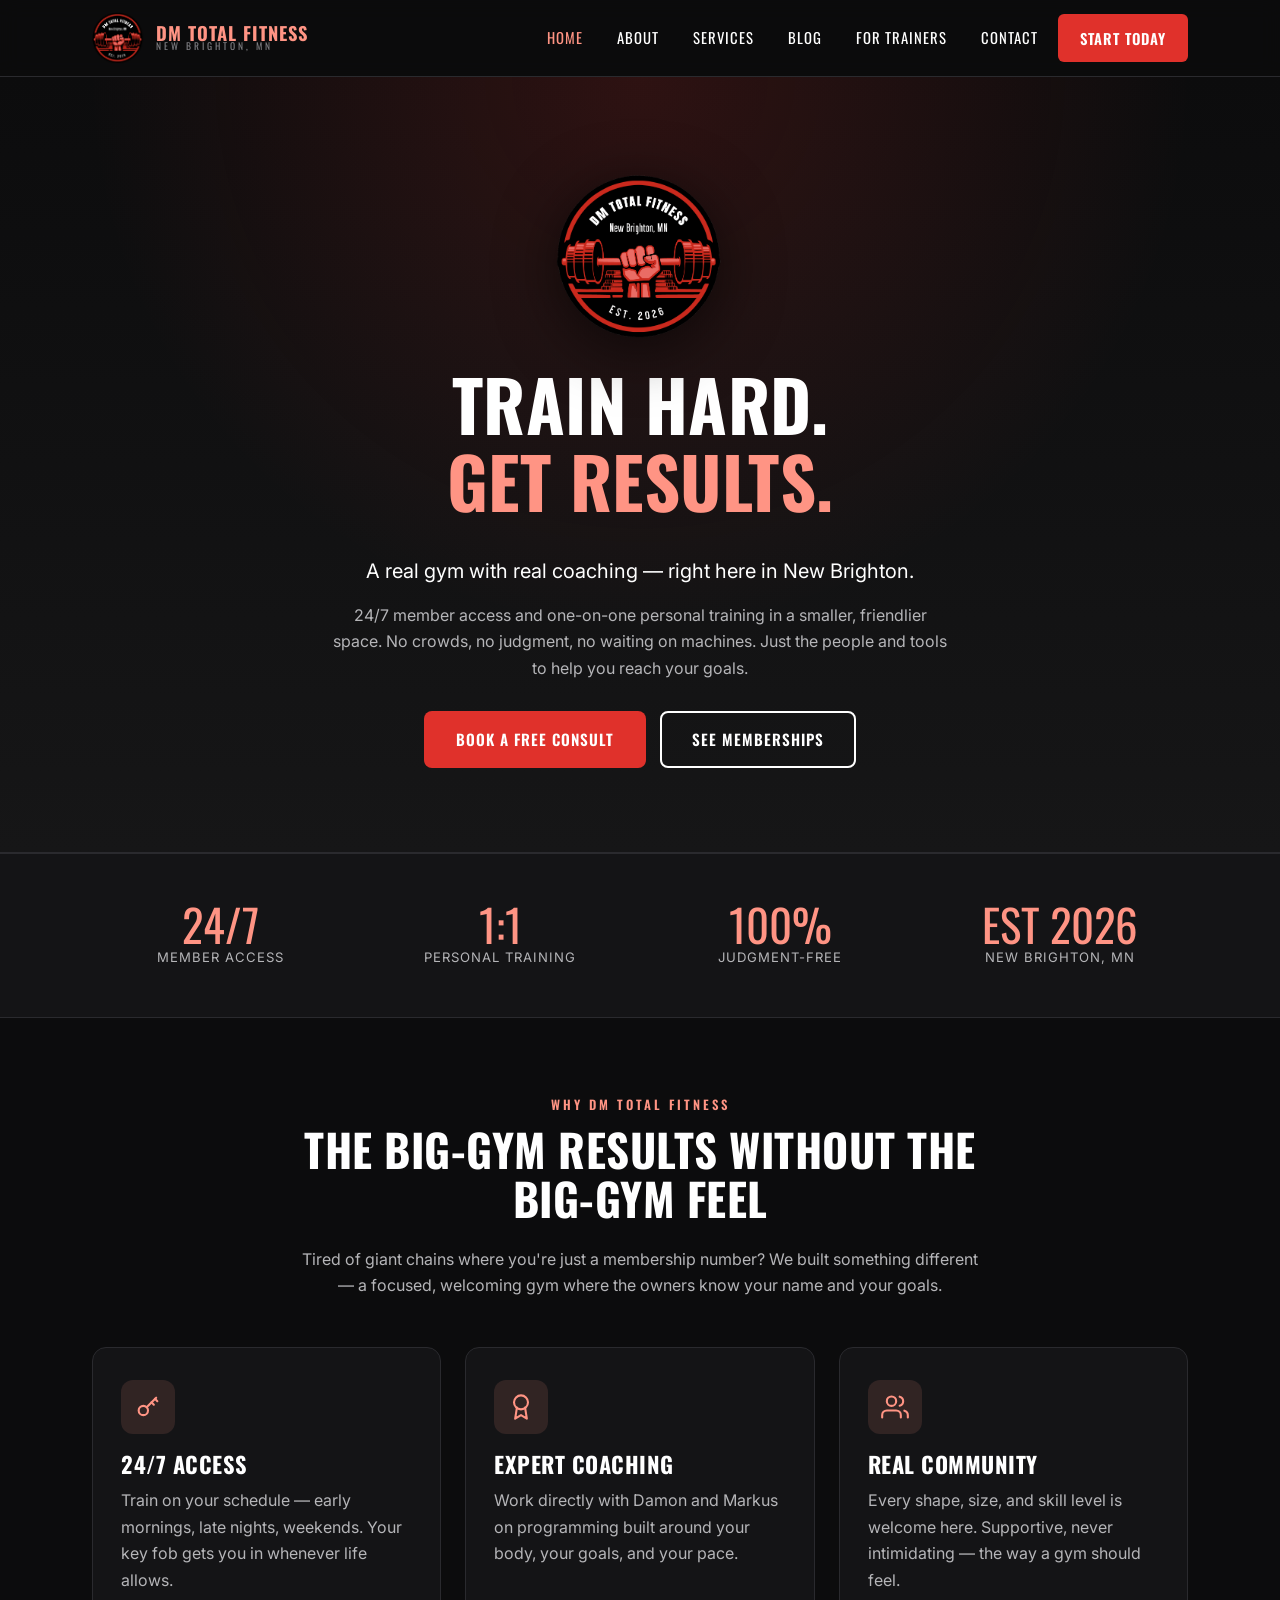
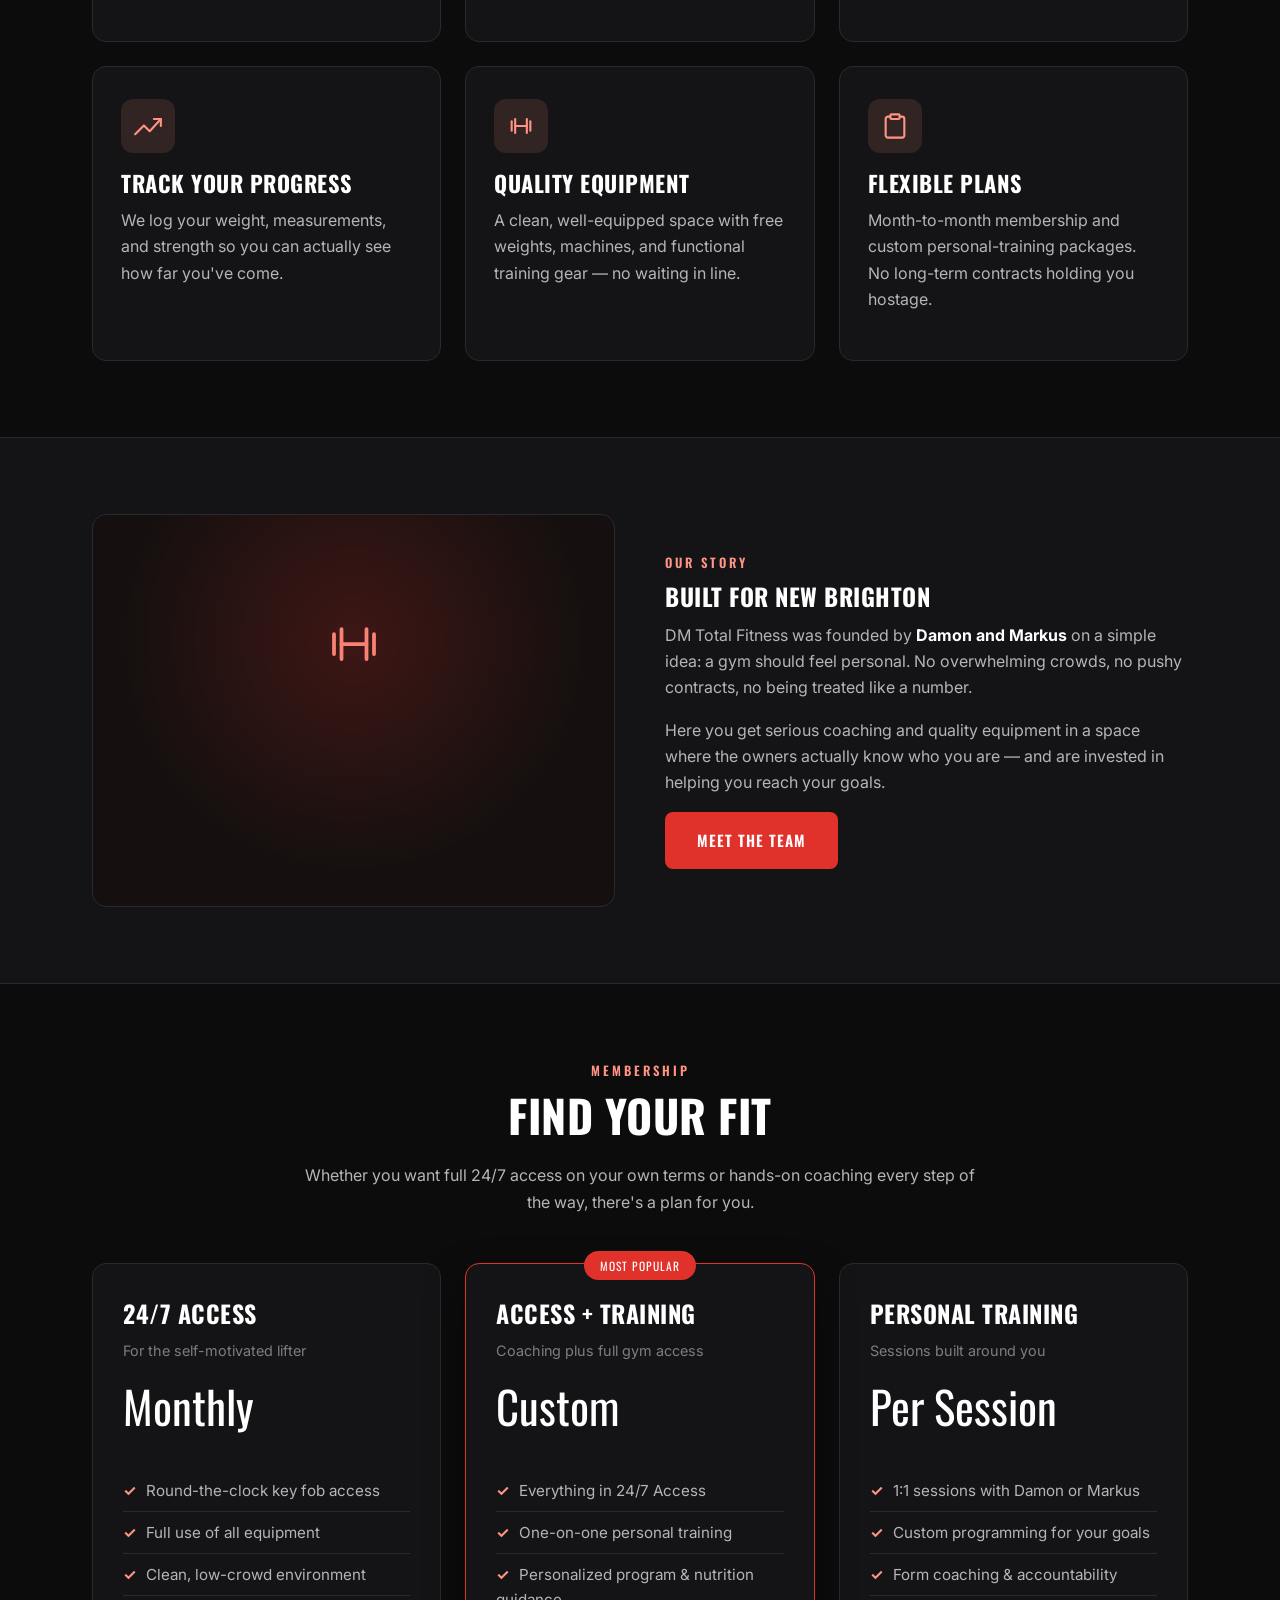
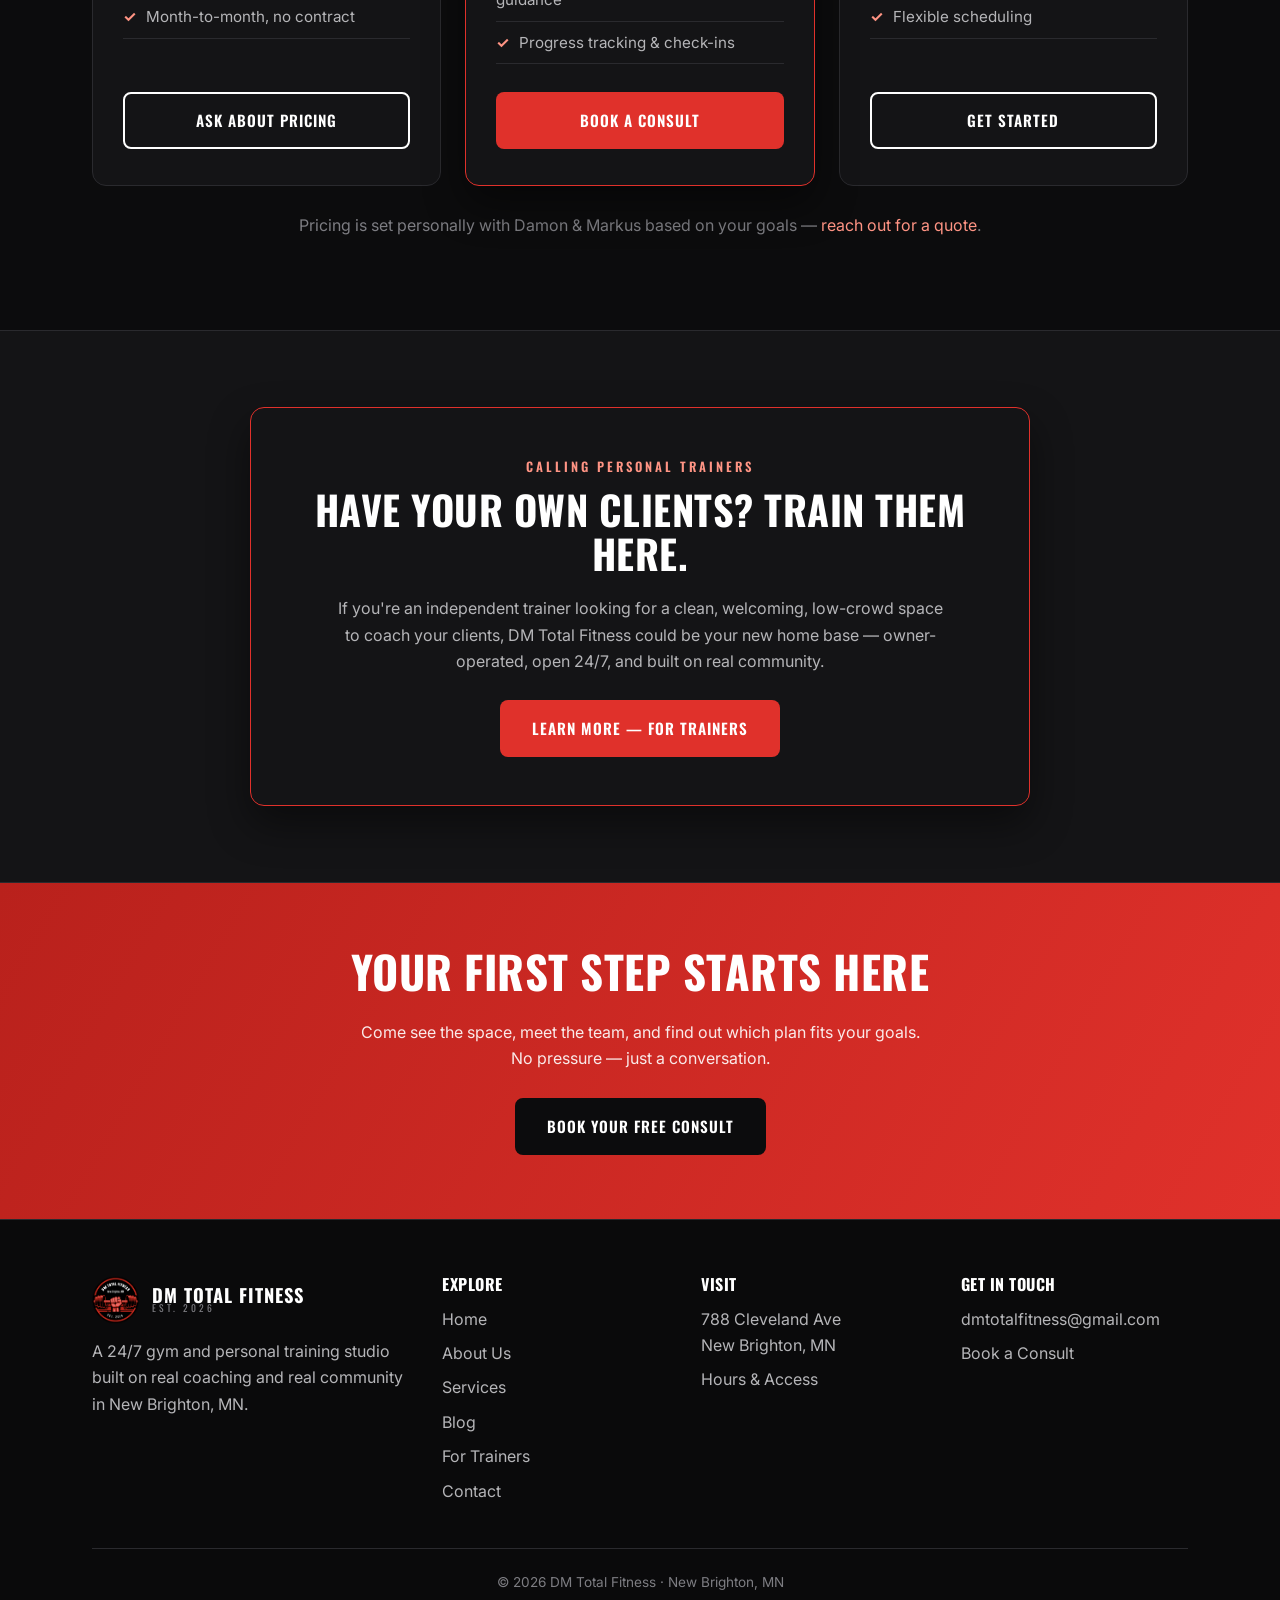
<file: index.html>
<!DOCTYPE html>
<html lang="en">
<head>
  <meta charset="UTF-8" />
  <meta name="viewport" content="width=device-width, initial-scale=1.0" />
  <title>DM Total Fitness | 24/7 Gym & Personal Training — New Brighton, MN</title>
  <meta name="description" content="DM Total Fitness is a community-focused 24/7 gym and personal training studio in New Brighton, MN. Real coaching, no crowds, no judgment." />
  <link rel="icon" type="image/png" href="assets/img/logo.png" />
  <link rel="preconnect" href="https://fonts.googleapis.com" />
  <link rel="preconnect" href="https://fonts.gstatic.com" crossorigin />
  <link href="https://fonts.googleapis.com/css2?family=Inter:wght@400;500;600;700&family=Oswald:wght@400;500;600;700&display=swap" rel="stylesheet" />
  <link rel="stylesheet" href="assets/css/style.css" />
</head>
<body>

  <header class="site-header">
    <div class="container nav">
      <a class="brand" href="index.html">
        <img src="assets/img/logo.png" alt="DM Total Fitness logo" />
        <span class="brand-name">DM Total Fitness<small>NEW BRIGHTON, MN</small></span>
      </a>
      <button class="nav-toggle" aria-label="Menu"><span></span><span></span><span></span></button>
      <ul class="nav-links">
        <li><a href="index.html" class="active">Home</a></li>
        <li><a href="about.html">About</a></li>
        <li><a href="services.html">Services</a></li>
        <li><a href="blog/index.html">Blog</a></li>
        <li><a href="trainers.html">For Trainers</a></li>
        <li><a href="contact.html">Contact</a></li>
        <li><a href="contact.html" class="btn btn-primary">Start Today</a></li>
      </ul>
    </div>
  </header>

  <!-- HERO -->
  <section class="hero">
    <div class="container">
      <img class="logo-badge" src="assets/img/logo.png" alt="DM Total Fitness" />
      <h1>Train Hard.<br /><span class="accent">Get Results.</span></h1>
      <p class="tagline">A real gym with real coaching — right here in New Brighton.</p>
      <p class="sub">24/7 member access and one-on-one personal training in a smaller, friendlier space. No crowds, no judgment, no waiting on machines. Just the people and tools to help you reach your goals.</p>
      <div class="hero-cta">
        <a href="contact.html" class="btn btn-primary">Book a Free Consult</a>
        <a href="services.html" class="btn btn-ghost">See Memberships</a>
      </div>
    </div>
  </section>

  <!-- STATS -->
  <section class="alt" style="padding:48px 0;">
    <div class="container">
      <div class="stats">
        <div class="stat"><div class="num">24/7</div><div class="label">Member Access</div></div>
        <div class="stat"><div class="num">1:1</div><div class="label">Personal Training</div></div>
        <div class="stat"><div class="num">100%</div><div class="label">Judgment-Free</div></div>
        <div class="stat"><div class="num">EST 2026</div><div class="label">New Brighton, MN</div></div>
      </div>
    </div>
  </section>

  <!-- WHY US -->
  <section>
    <div class="container">
      <div class="section-head">
        <div class="eyebrow">Why DM Total Fitness</div>
        <h2>The Big-Gym Results Without the Big-Gym Feel</h2>
        <p>Tired of giant chains where you're just a membership number? We built something different — a focused, welcoming gym where the owners know your name and your goals.</p>
      </div>
      <div class="grid grid-3">
        <div class="card">
          <div class="icon"><svg class="ic-svg" viewBox="0 0 24 24" fill="none" stroke="currentColor" stroke-width="1.8" stroke-linecap="round" stroke-linejoin="round"><circle cx="8" cy="15" r="4"/><path d="M10.85 12.15 19 4"/><path d="M18 5l2 2"/><path d="M15 8l2 2"/></svg></div>
          <h3>24/7 Access</h3>
          <p>Train on your schedule — early mornings, late nights, weekends. Your key fob gets you in whenever life allows.</p>
        </div>
        <div class="card">
          <div class="icon"><svg class="ic-svg" viewBox="0 0 24 24" fill="none" stroke="currentColor" stroke-width="1.8" stroke-linecap="round" stroke-linejoin="round"><circle cx="12" cy="8" r="6"/><path d="M15.5 12.5 17 22l-5-3-5 3 1.5-9.5"/></svg></div>
          <h3>Expert Coaching</h3>
          <p>Work directly with Damon and Markus on programming built around your body, your goals, and your pace.</p>
        </div>
        <div class="card">
          <div class="icon"><svg class="ic-svg" viewBox="0 0 24 24" fill="none" stroke="currentColor" stroke-width="1.8" stroke-linecap="round" stroke-linejoin="round"><path d="M17 21v-2a4 4 0 0 0-4-4H5a4 4 0 0 0-4 4v2"/><circle cx="9" cy="7" r="4"/><path d="M23 21v-2a4 4 0 0 0-3-3.87"/><path d="M16 3.13a4 4 0 0 1 0 7.75"/></svg></div>
          <h3>Real Community</h3>
          <p>Every shape, size, and skill level is welcome here. Supportive, never intimidating — the way a gym should feel.</p>
        </div>
        <div class="card">
          <div class="icon"><svg class="ic-svg" viewBox="0 0 24 24" fill="none" stroke="currentColor" stroke-width="1.8" stroke-linecap="round" stroke-linejoin="round"><polyline points="23 6 13.5 16.5 8.5 11.5 1 19"/><polyline points="17 6 23 6 23 12"/></svg></div>
          <h3>Track Your Progress</h3>
          <p>We log your weight, measurements, and strength so you can actually see how far you've come.</p>
        </div>
        <div class="card">
          <div class="icon"><svg class="ic-svg" viewBox="0 0 24 24" fill="none" stroke="currentColor" stroke-width="1.8" stroke-linecap="round" stroke-linejoin="round"><path d="M4 8v8"/><path d="M7 6v12"/><path d="M17 6v12"/><path d="M20 8v8"/><path d="M7 12h10"/></svg></div>
          <h3>Quality Equipment</h3>
          <p>A clean, well-equipped space with free weights, machines, and functional training gear — no waiting in line.</p>
        </div>
        <div class="card">
          <div class="icon"><svg class="ic-svg" viewBox="0 0 24 24" fill="none" stroke="currentColor" stroke-width="1.8" stroke-linecap="round" stroke-linejoin="round"><path d="M16 4h2a2 2 0 0 1 2 2v14a2 2 0 0 1-2 2H6a2 2 0 0 1-2-2V6a2 2 0 0 1 2-2h2"/><rect x="8" y="2" width="8" height="4" rx="1"/></svg></div>
          <h3>Flexible Plans</h3>
          <p>Month-to-month membership and custom personal-training packages. No long-term contracts holding you hostage.</p>
        </div>
      </div>
    </div>
  </section>

  <!-- ABOUT TEASER -->
  <section class="alt">
    <div class="container">
      <div class="split">
        <div class="media-box"></div>
        <div>
          <div class="eyebrow">Our Story</div>
          <h2>Built for New Brighton</h2>
          <p>DM Total Fitness was founded by <strong style="color:#fff;">Damon and Markus</strong> on a simple idea: a gym should feel personal. No overwhelming crowds, no pushy contracts, no being treated like a number.</p>
          <p>Here you get serious coaching and quality equipment in a space where the owners actually know who you are — and are invested in helping you reach your goals.</p>
          <a href="about.html" class="btn btn-primary">Meet the Team</a>
        </div>
      </div>
    </div>
  </section>

  <!-- MEMBERSHIP PREVIEW -->
  <section>
    <div class="container">
      <div class="section-head">
        <div class="eyebrow">Membership</div>
        <h2>Find Your Fit</h2>
        <p>Whether you want full 24/7 access on your own terms or hands-on coaching every step of the way, there's a plan for you.</p>
      </div>
      <div class="price-grid">
        <div class="price-card">
          <h3>24/7 Access</h3>
          <div class="price-note">For the self-motivated lifter</div>
          <div class="price">Monthly<small></small></div>
          <ul>
            <li>Round-the-clock key fob access</li>
            <li>Full use of all equipment</li>
            <li>Clean, low-crowd environment</li>
            <li>Month-to-month, no contract</li>
          </ul>
          <a href="contact.html" class="btn btn-ghost btn-block">Ask About Pricing</a>
        </div>
        <div class="price-card featured">
          <div class="badge">Most Popular</div>
          <h3>Access + Training</h3>
          <div class="price-note">Coaching plus full gym access</div>
          <div class="price">Custom<small></small></div>
          <ul>
            <li>Everything in 24/7 Access</li>
            <li>One-on-one personal training</li>
            <li>Personalized program &amp; nutrition guidance</li>
            <li>Progress tracking &amp; check-ins</li>
          </ul>
          <a href="contact.html" class="btn btn-primary btn-block">Book a Consult</a>
        </div>
        <div class="price-card">
          <h3>Personal Training</h3>
          <div class="price-note">Sessions built around you</div>
          <div class="price">Per&nbsp;Session<small></small></div>
          <ul>
            <li>1:1 sessions with Damon or Markus</li>
            <li>Custom programming for your goals</li>
            <li>Form coaching &amp; accountability</li>
            <li>Flexible scheduling</li>
          </ul>
          <a href="contact.html" class="btn btn-ghost btn-block">Get Started</a>
        </div>
      </div>
      <p class="center" style="margin-top:26px;color:var(--gray-dim);">Pricing is set personally with Damon &amp; Markus based on your goals — <a href="contact.html">reach out for a quote</a>.</p>
    </div>
  </section>


  <!-- FOR TRAINERS TEASER -->
  <section class="alt">
    <div class="container">
      <div class="trainer-cta">
        <div class="eyebrow">Calling Personal Trainers</div>
        <h2>Have Your Own Clients? Train Them Here.</h2>
        <p>If you're an independent trainer looking for a clean, welcoming, low-crowd space to coach your clients, DM Total Fitness could be your new home base — owner-operated, open 24/7, and built on real community.</p>
        <a href="trainers.html" class="btn btn-primary">Learn More — For Trainers</a>
      </div>
    </div>
  </section>

  <!-- CTA BAND -->
  <section class="cta-band">
    <div class="container">
      <h2>Your First Step Starts Here</h2>
      <p>Come see the space, meet the team, and find out which plan fits your goals. No pressure — just a conversation.</p>
      <a href="contact.html" class="btn btn-primary">Book Your Free Consult</a>
    </div>
  </section>

  <!-- FOOTER -->
  <footer class="site-footer">
    <div class="container">
      <div class="footer-grid">
        <div>
          <div class="footer-brand">
            <img src="assets/img/logo.png" alt="DM Total Fitness" />
            <span class="brand-name">DM Total Fitness<small>EST. 2026</small></span>
          </div>
          <p>A 24/7 gym and personal training studio built on real coaching and real community in New Brighton, MN.</p>
        </div>
        <div>
          <h4>Explore</h4>
          <a href="index.html">Home</a>
          <a href="about.html">About Us</a>
          <a href="services.html">Services</a>
          <a href="blog/index.html">Blog</a>
          <a href="trainers.html">For Trainers</a>
          <a href="contact.html">Contact</a>
        </div>
        <div>
          <h4>Visit</h4>
          <a href="https://maps.google.com/?q=788+Cleveland+Avenue+New+Brighton+MN" target="_blank" rel="noopener">788 Cleveland Ave<br/>New Brighton, MN</a>
          <a href="contact.html">Hours &amp; Access</a>
        </div>
        <div>
          <h4>Get in Touch</h4>
          <a href="mailto:dmtotalfitness@gmail.com">dmtotalfitness@gmail.com</a>
          <a href="contact.html">Book a Consult</a>
        </div>
      </div>
      <div class="footer-bottom">
        © 2026 DM Total Fitness · New Brighton, MN
      </div>
    </div>
  </footer>

  <script src="assets/js/main.js"></script>
</body>
</html>
</file>
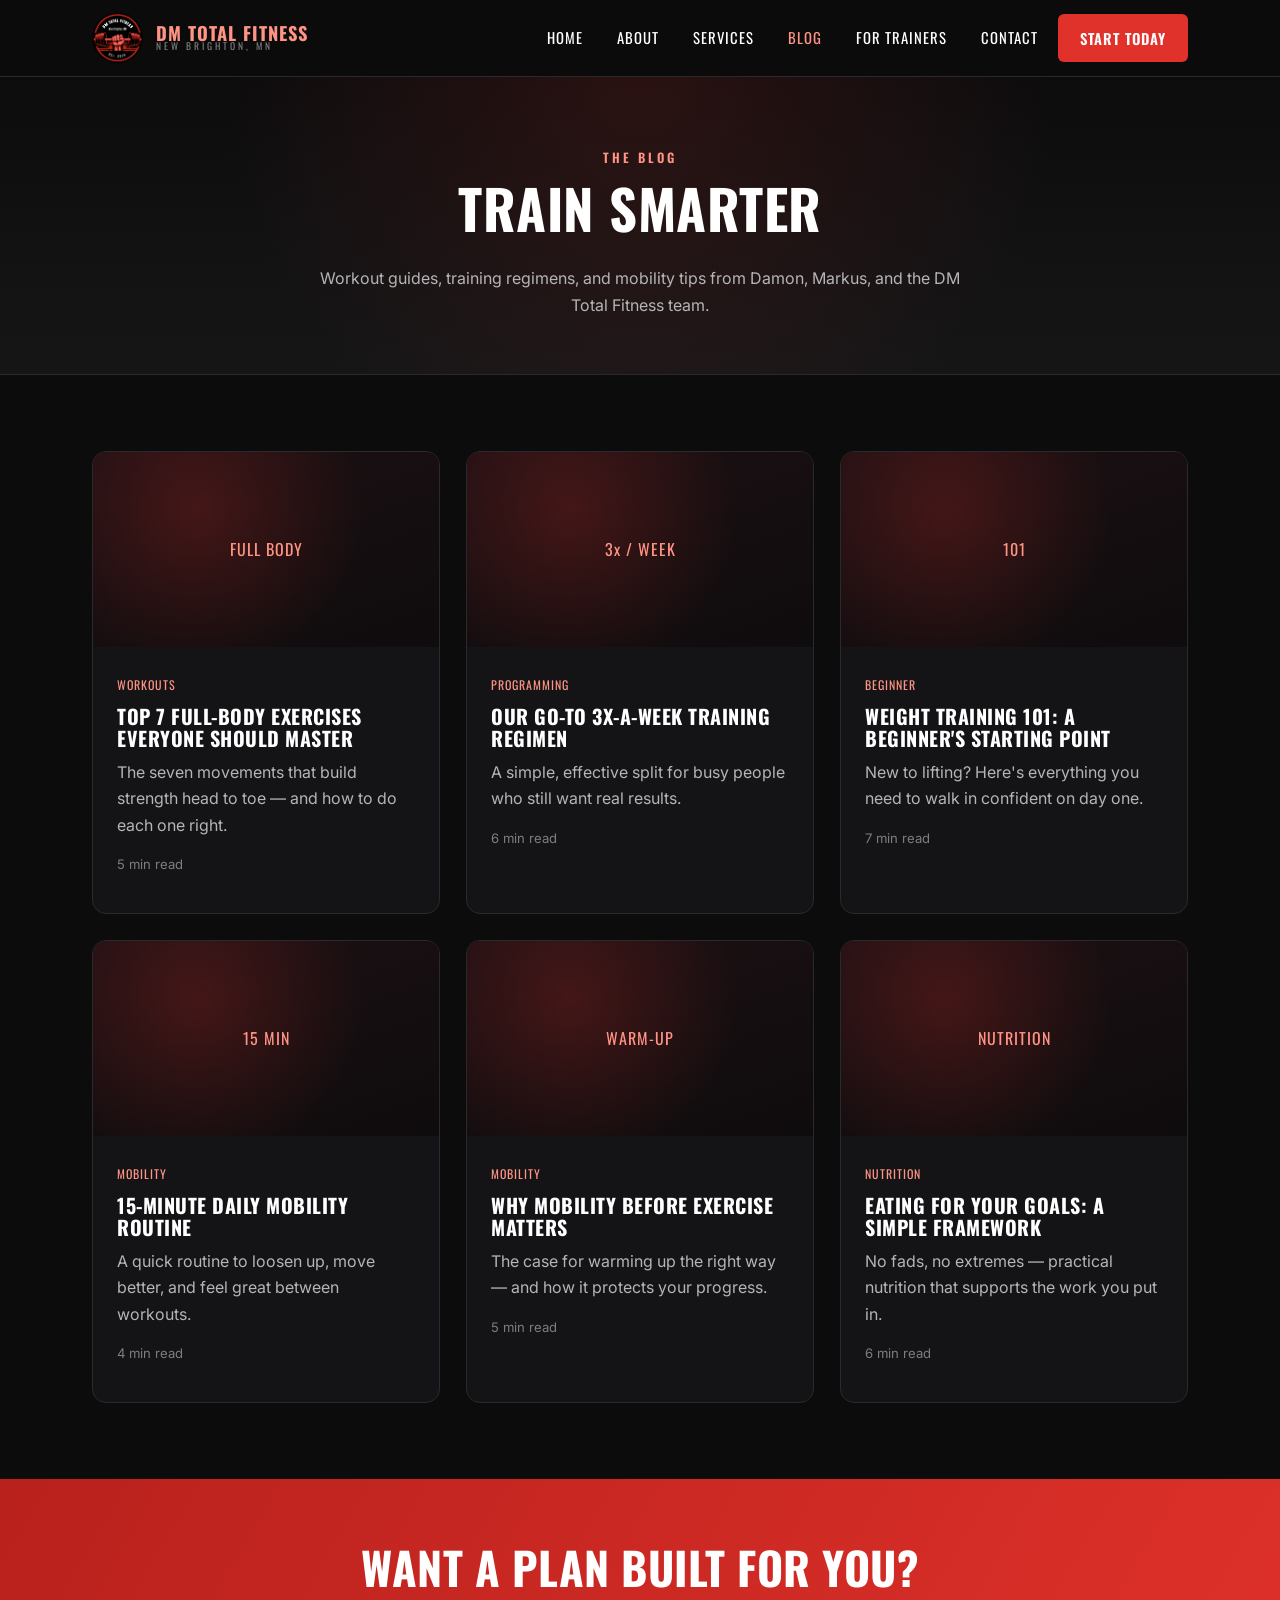
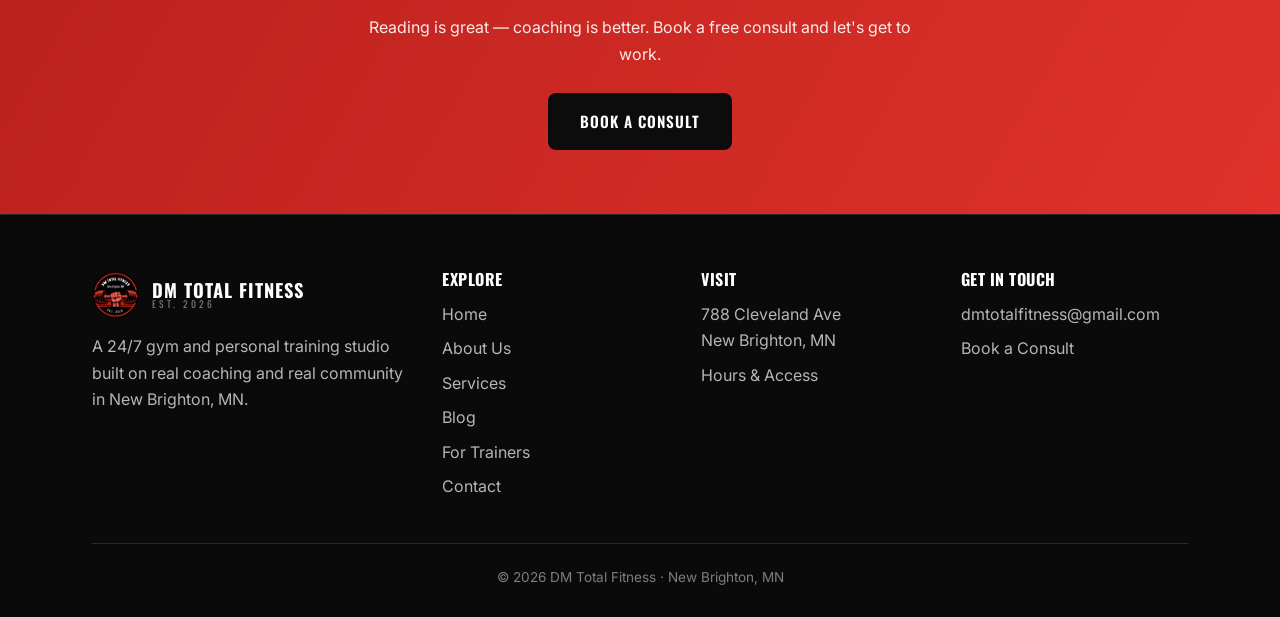
<file: blog/index.html>
<!DOCTYPE html>
<html lang="en">
<head>
  <meta charset="UTF-8" />
  <meta name="viewport" content="width=device-width, initial-scale=1.0" />
  <title>Blog | DM Total Fitness — New Brighton, MN</title>
  <meta name="description" content="Training tips, workout regimens, and mobility guides from the coaches at DM Total Fitness in New Brighton, MN." />
  <link rel="icon" type="image/png" href="../assets/img/logo.png" />
  <link rel="preconnect" href="https://fonts.googleapis.com" />
  <link rel="preconnect" href="https://fonts.gstatic.com" crossorigin />
  <link href="https://fonts.googleapis.com/css2?family=Inter:wght@400;500;600;700&family=Oswald:wght@400;500;600;700&display=swap" rel="stylesheet" />
  <link rel="stylesheet" href="../assets/css/style.css" />
</head>
<body>

  <header class="site-header">
    <div class="container nav">
      <a class="brand" href="../index.html">
        <img src="../assets/img/logo.png" alt="DM Total Fitness logo" />
        <span class="brand-name">DM Total Fitness<small>NEW BRIGHTON, MN</small></span>
      </a>
      <button class="nav-toggle" aria-label="Menu"><span></span><span></span><span></span></button>
      <ul class="nav-links">
        <li><a href="../index.html">Home</a></li>
        <li><a href="../about.html">About</a></li>
        <li><a href="../services.html">Services</a></li>
        <li><a href="index.html" class="active">Blog</a></li>
        <li><a href="../trainers.html">For Trainers</a></li>
        <li><a href="../contact.html">Contact</a></li>
        <li><a href="../contact.html" class="btn btn-primary">Start Today</a></li>
      </ul>
    </div>
  </header>

  <section class="page-hero">
    <div class="container">
      <div class="eyebrow">The Blog</div>
      <h1>Train Smarter</h1>
      <p>Workout guides, training regimens, and mobility tips from Damon, Markus, and the DM Total Fitness team.</p>
    </div>
  </section>

  <section>
    <div class="container">
      <div class="post-grid">
        <a class="post-card" href="top-7-full-body-exercises.html">
          <div class="post-thumb">FULL BODY</div>
          <div class="post-body">
            <span class="post-tag">Workouts</span>
            <h3>Top 7 Full-Body Exercises Everyone Should Master</h3>
            <p>The seven movements that build strength head to toe — and how to do each one right.</p>
            <p class="post-meta">5 min read</p>
          </div>
        </a>
        <a class="post-card" href="3x-week-training-regimen.html">
          <div class="post-thumb">3x / WEEK</div>
          <div class="post-body">
            <span class="post-tag">Programming</span>
            <h3>Our Go-To 3x-a-Week Training Regimen</h3>
            <p>A simple, effective split for busy people who still want real results.</p>
            <p class="post-meta">6 min read</p>
          </div>
        </a>
        <a class="post-card" href="weight-training-101.html">
          <div class="post-thumb">101</div>
          <div class="post-body">
            <span class="post-tag">Beginner</span>
            <h3>Weight Training 101: A Beginner's Starting Point</h3>
            <p>New to lifting? Here's everything you need to walk in confident on day one.</p>
            <p class="post-meta">7 min read</p>
          </div>
        </a>
        <a class="post-card" href="15-minute-mobility-routine.html">
          <div class="post-thumb">15 MIN</div>
          <div class="post-body">
            <span class="post-tag">Mobility</span>
            <h3>15-Minute Daily Mobility Routine</h3>
            <p>A quick routine to loosen up, move better, and feel great between workouts.</p>
            <p class="post-meta">4 min read</p>
          </div>
        </a>
        <a class="post-card" href="why-mobility-before-exercise.html">
          <div class="post-thumb">WARM-UP</div>
          <div class="post-body">
            <span class="post-tag">Mobility</span>
            <h3>Why Mobility Before Exercise Matters</h3>
            <p>The case for warming up the right way — and how it protects your progress.</p>
            <p class="post-meta">5 min read</p>
          </div>
        </a>
        <a class="post-card" href="eating-for-your-goals.html">
          <div class="post-thumb">NUTRITION</div>
          <div class="post-body">
            <span class="post-tag">Nutrition</span>
            <h3>Eating for Your Goals: A Simple Framework</h3>
            <p>No fads, no extremes — practical nutrition that supports the work you put in.</p>
            <p class="post-meta">6 min read</p>
          </div>
        </a>
      </div>
    </div>
  </section>

  <section class="cta-band">
    <div class="container">
      <h2>Want a Plan Built for You?</h2>
      <p>Reading is great — coaching is better. Book a free consult and let's get to work.</p>
      <a href="../contact.html" class="btn btn-primary">Book a Consult</a>
    </div>
  </section>

  <footer class="site-footer">
    <div class="container">
      <div class="footer-grid">
        <div>
          <div class="footer-brand">
            <img src="../assets/img/logo.png" alt="DM Total Fitness" />
            <span class="brand-name">DM Total Fitness<small>EST. 2026</small></span>
          </div>
          <p>A 24/7 gym and personal training studio built on real coaching and real community in New Brighton, MN.</p>
        </div>
        <div>
          <h4>Explore</h4>
          <a href="../index.html">Home</a>
          <a href="../about.html">About Us</a>
          <a href="../services.html">Services</a>
          <a href="index.html">Blog</a>
          <a href="../trainers.html">For Trainers</a>
          <a href="../contact.html">Contact</a>
        </div>
        <div>
          <h4>Visit</h4>
          <a href="https://maps.google.com/?q=788+Cleveland+Avenue+New+Brighton+MN" target="_blank" rel="noopener">788 Cleveland Ave<br/>New Brighton, MN</a>
          <a href="../contact.html">Hours &amp; Access</a>
        </div>
        <div>
          <h4>Get in Touch</h4>
          <a href="mailto:dmtotalfitness@gmail.com">dmtotalfitness@gmail.com</a>
          <a href="../contact.html">Book a Consult</a>
        </div>
      </div>
      <div class="footer-bottom">
        © 2026 DM Total Fitness · New Brighton, MN
      </div>
    </div>
  </footer>

  <script src="../assets/js/main.js"></script>
</body>
</html>
</file>
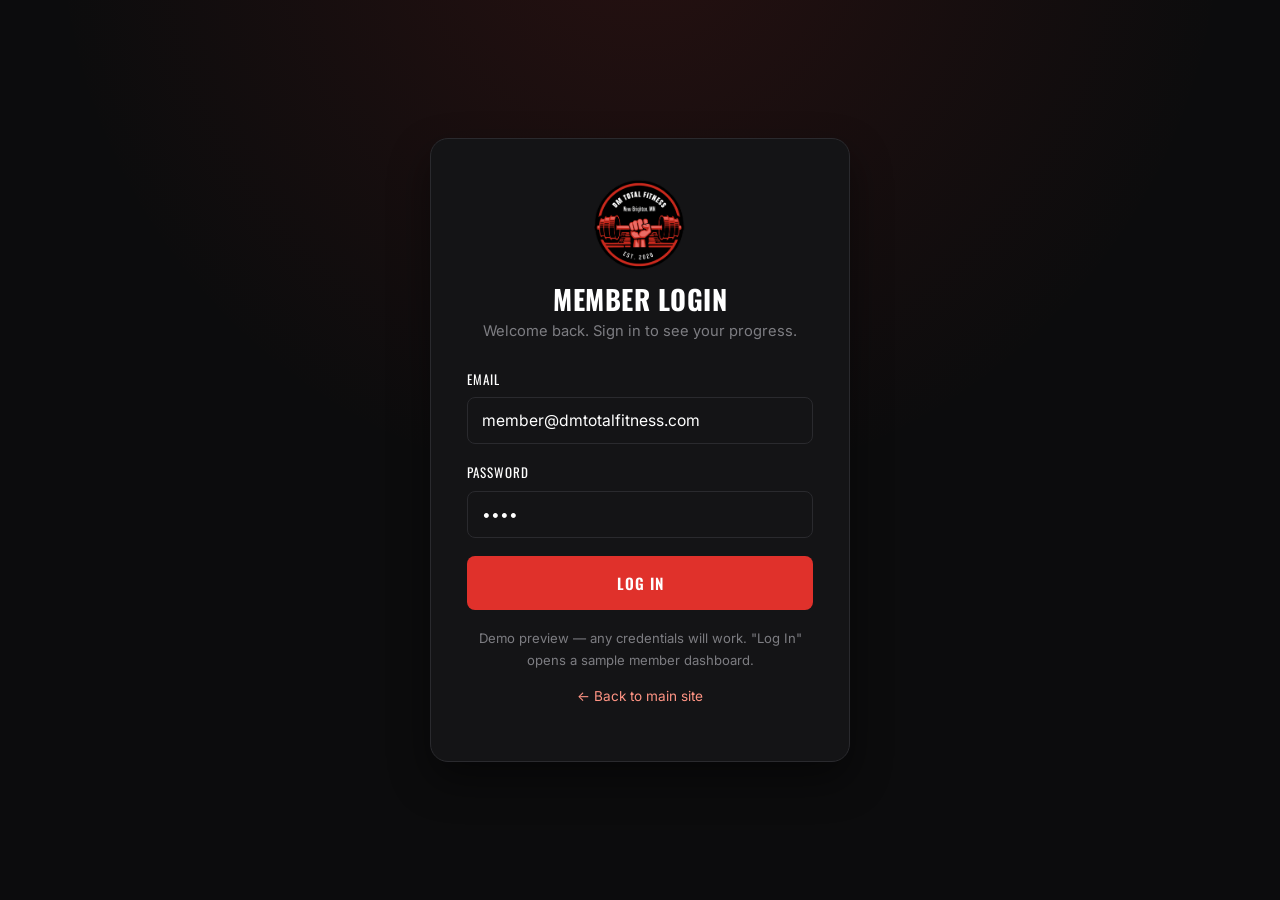
<file: portal/index.html>
<!DOCTYPE html>
<html lang="en">
<head>
  <meta charset="UTF-8" />
  <meta name="viewport" content="width=device-width, initial-scale=1.0" />
  <title>Member Login | DM Total Fitness</title>
  <meta name="description" content="DM Total Fitness member portal login." />
  <link rel="icon" type="image/png" href="../assets/img/logo.png" />
  <link rel="preconnect" href="https://fonts.googleapis.com" />
  <link rel="preconnect" href="https://fonts.gstatic.com" crossorigin />
  <link href="https://fonts.googleapis.com/css2?family=Inter:wght@400;500;600;700&family=Oswald:wght@400;500;600;700&display=swap" rel="stylesheet" />
  <link rel="stylesheet" href="../assets/css/style.css" />
</head>
<body class="portal-body">

  <div class="login-wrap">
    <div class="login-card">
      <img class="logo" src="../assets/img/logo.png" alt="DM Total Fitness" />
      <h1>Member Login</h1>
      <p class="sub">Welcome back. Sign in to see your progress.</p>

      <form onsubmit="event.preventDefault(); window.location.href='dashboard.html';">
        <div class="form-field">
          <label for="email">Email</label>
          <input type="email" id="email" name="email" placeholder="you@email.com" value="member@dmtotalfitness.com" />
        </div>
        <div class="form-field">
          <label for="password">Password</label>
          <input type="password" id="password" name="password" placeholder="••••••••" value="demo" />
        </div>
        <button type="submit" class="btn btn-primary btn-block">Log In</button>
      </form>

      <p class="demo-note">Demo preview — any credentials will work. "Log In" opens a sample member dashboard.</p>
      <p class="back"><a href="../index.html">← Back to main site</a></p>
    </div>
  </div>

</body>
</html>
</file>
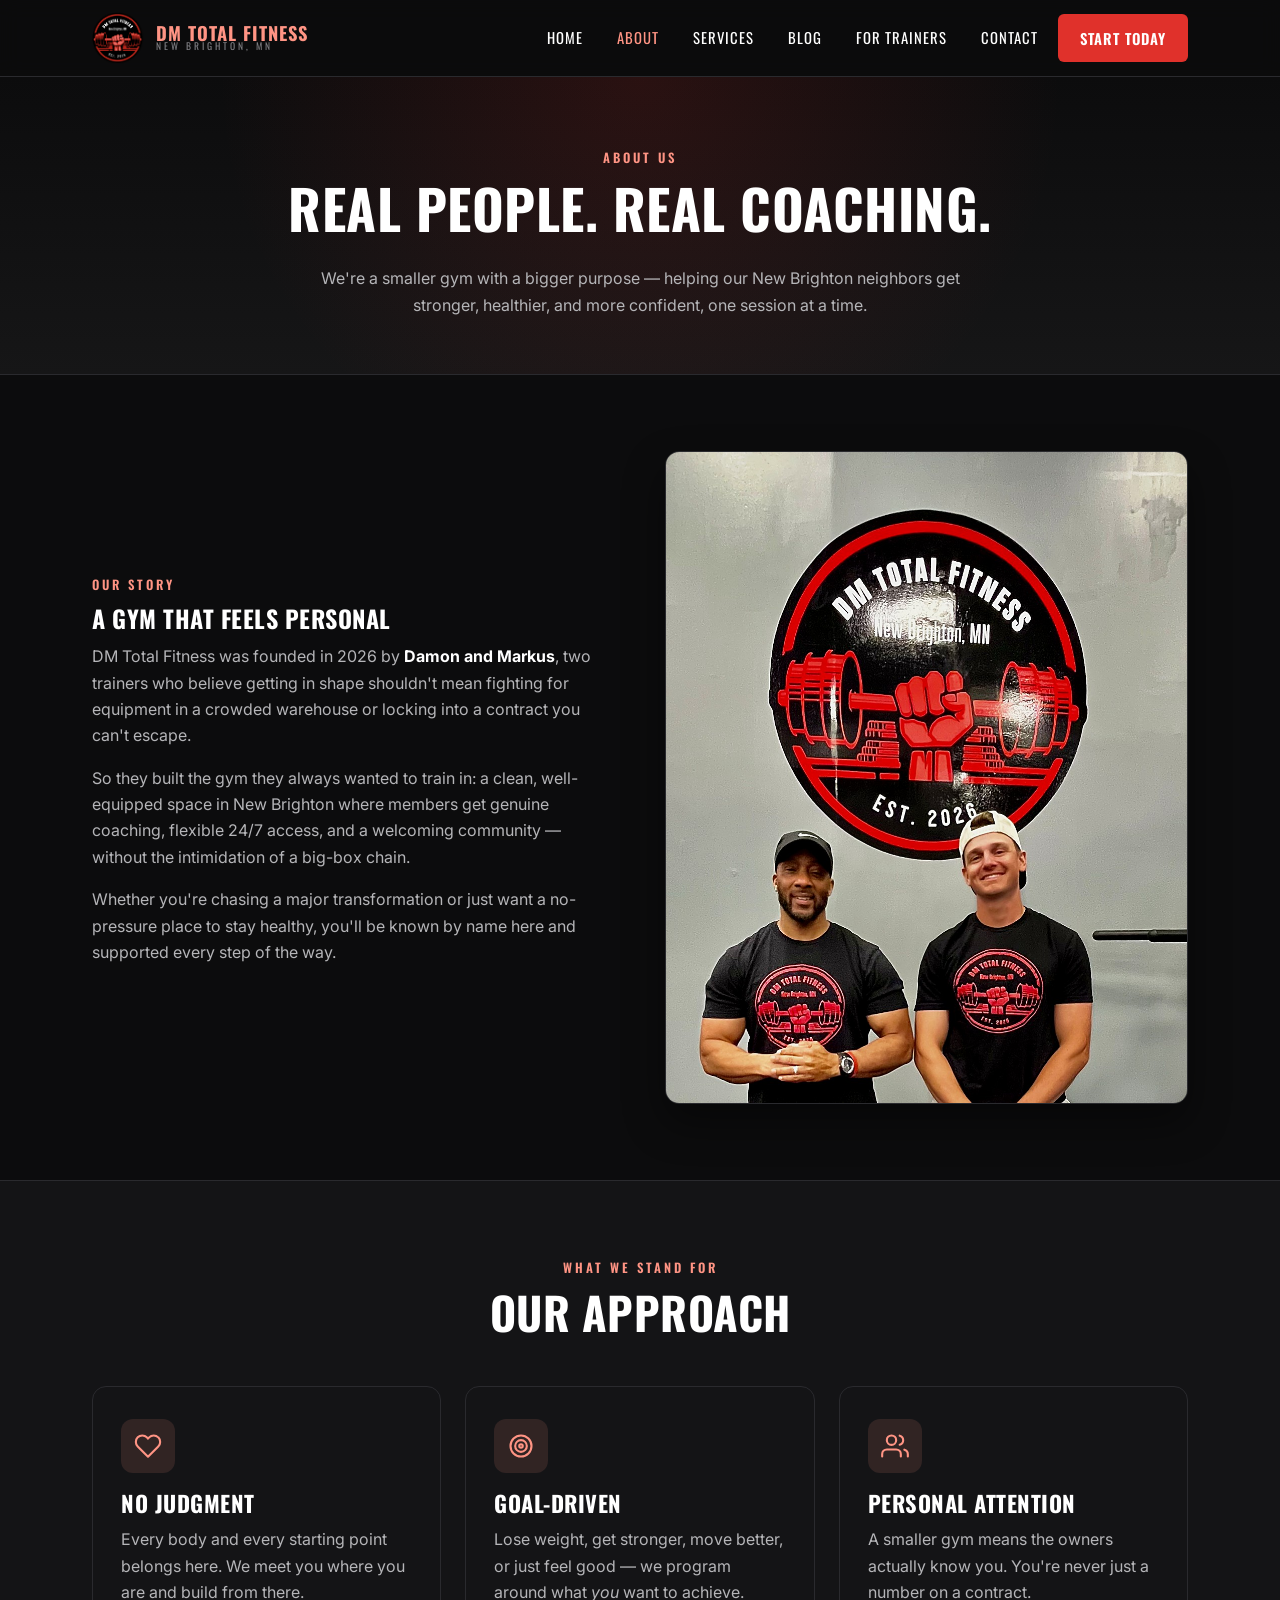
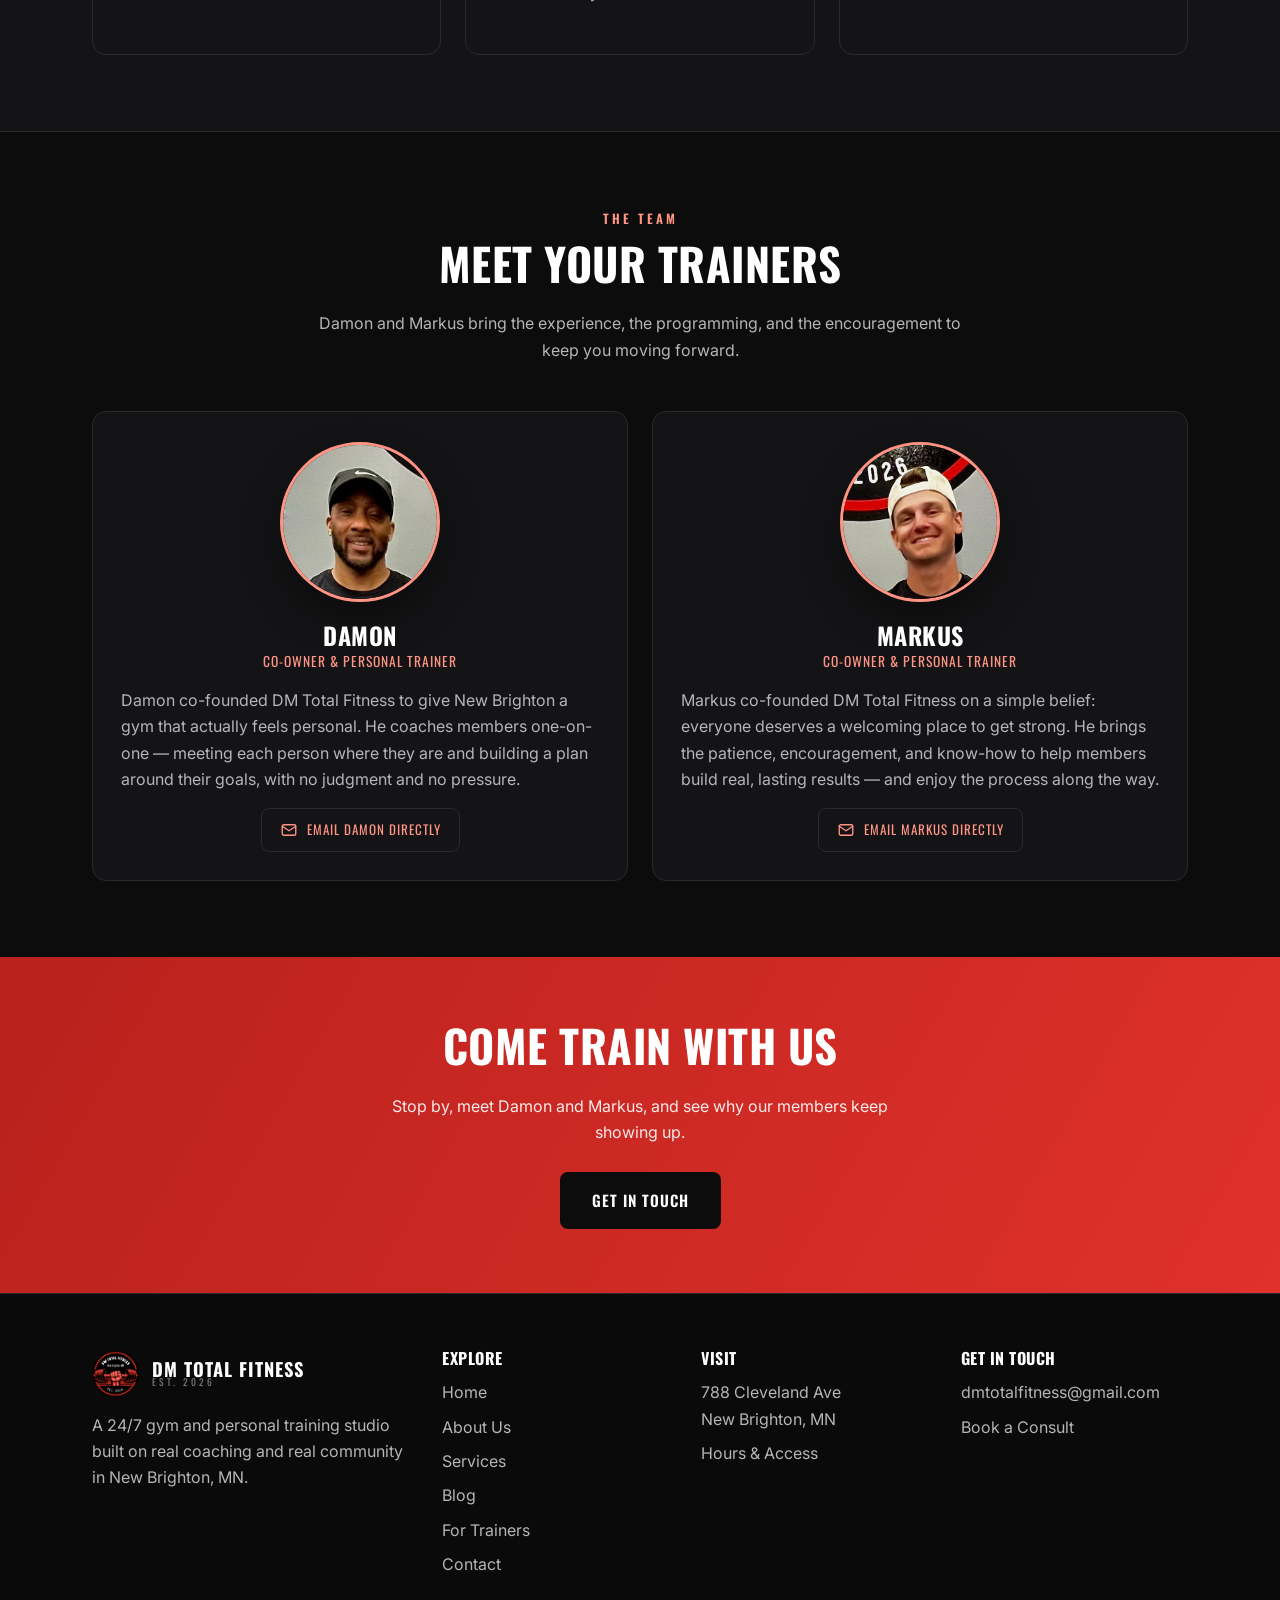
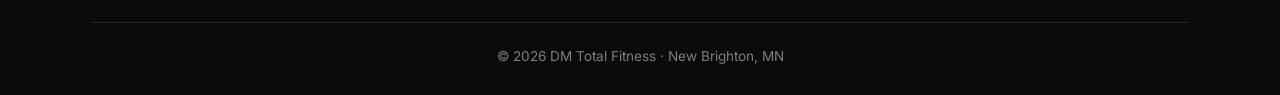
<file: about.html>
<!DOCTYPE html>
<html lang="en">
<head>
  <meta charset="UTF-8" />
  <meta name="viewport" content="width=device-width, initial-scale=1.0" />
  <title>About Us | DM Total Fitness — New Brighton, MN</title>
  <meta name="description" content="Meet Damon and Markus, the owners of DM Total Fitness — a community-focused 24/7 gym and personal training studio in New Brighton, MN." />
  <link rel="icon" type="image/png" href="assets/img/logo.png" />
  <link rel="preconnect" href="https://fonts.googleapis.com" />
  <link rel="preconnect" href="https://fonts.gstatic.com" crossorigin />
  <link href="https://fonts.googleapis.com/css2?family=Inter:wght@400;500;600;700&family=Oswald:wght@400;500;600;700&display=swap" rel="stylesheet" />
  <link rel="stylesheet" href="assets/css/style.css" />
</head>
<body>

  <header class="site-header">
    <div class="container nav">
      <a class="brand" href="index.html">
        <img src="assets/img/logo.png" alt="DM Total Fitness logo" />
        <span class="brand-name">DM Total Fitness<small>NEW BRIGHTON, MN</small></span>
      </a>
      <button class="nav-toggle" aria-label="Menu"><span></span><span></span><span></span></button>
      <ul class="nav-links">
        <li><a href="index.html">Home</a></li>
        <li><a href="about.html" class="active">About</a></li>
        <li><a href="services.html">Services</a></li>
        <li><a href="blog/index.html">Blog</a></li>
        <li><a href="trainers.html">For Trainers</a></li>
        <li><a href="contact.html">Contact</a></li>
        <li><a href="contact.html" class="btn btn-primary">Start Today</a></li>
      </ul>
    </div>
  </header>

  <section class="page-hero">
    <div class="container">
      <div class="eyebrow">About Us</div>
      <h1>Real People. Real Coaching.</h1>
      <p>We're a smaller gym with a bigger purpose — helping our New Brighton neighbors get stronger, healthier, and more confident, one session at a time.</p>
    </div>
  </section>

  <!-- STORY -->
  <section>
    <div class="container">
      <div class="split">
        <div>
          <div class="eyebrow">Our Story</div>
          <h2>A Gym That Feels Personal</h2>
          <p>DM Total Fitness was founded in 2026 by <strong style="color:#fff;">Damon and Markus</strong>, two trainers who believe getting in shape shouldn't mean fighting for equipment in a crowded warehouse or locking into a contract you can't escape.</p>
          <p>So they built the gym they always wanted to train in: a clean, well-equipped space in New Brighton where members get genuine coaching, flexible 24/7 access, and a welcoming community — without the intimidation of a big-box chain.</p>
          <p>Whether you're chasing a major transformation or just want a no-pressure place to stay healthy, you'll be known by name here and supported every step of the way.</p>
        </div>
        <img class="story-img" src="assets/img/damon-markus.jpg" alt="Damon and Markus, owners of DM Total Fitness, in their New Brighton gym" />
      </div>
    </div>
  </section>

  <!-- VALUES -->
  <section class="alt">
    <div class="container">
      <div class="section-head">
        <div class="eyebrow">What We Stand For</div>
        <h2>Our Approach</h2>
      </div>
      <div class="grid grid-3">
        <div class="card">
          <div class="icon"><svg class="ic-svg" viewBox="0 0 24 24" fill="none" stroke="currentColor" stroke-width="1.8" stroke-linecap="round" stroke-linejoin="round"><path d="M20.8 4.6a5.5 5.5 0 0 0-7.8 0L12 5.7l-1-1.1a5.5 5.5 0 1 0-7.8 7.8L12 21.2l8.8-8.8a5.5 5.5 0 0 0 0-7.8z"/></svg></div>
          <h3>No Judgment</h3>
          <p>Every body and every starting point belongs here. We meet you where you are and build from there.</p>
        </div>
        <div class="card">
          <div class="icon"><svg class="ic-svg" viewBox="0 0 24 24" fill="none" stroke="currentColor" stroke-width="1.8" stroke-linecap="round" stroke-linejoin="round"><circle cx="12" cy="12" r="9"/><circle cx="12" cy="12" r="5"/><circle cx="12" cy="12" r="1.5"/></svg></div>
          <h3>Goal-Driven</h3>
          <p>Lose weight, get stronger, move better, or just feel good — we program around what <em>you</em> want to achieve.</p>
        </div>
        <div class="card">
          <div class="icon"><svg class="ic-svg" viewBox="0 0 24 24" fill="none" stroke="currentColor" stroke-width="1.8" stroke-linecap="round" stroke-linejoin="round"><path d="M17 21v-2a4 4 0 0 0-4-4H5a4 4 0 0 0-4 4v2"/><circle cx="9" cy="7" r="4"/><path d="M23 21v-2a4 4 0 0 0-3-3.87"/><path d="M16 3.13a4 4 0 0 1 0 7.75"/></svg></div>
          <h3>Personal Attention</h3>
          <p>A smaller gym means the owners actually know you. You're never just a number on a contract.</p>
        </div>
      </div>
    </div>
  </section>

  <!-- TEAM -->
  <section>
    <div class="container">
      <div class="section-head">
        <div class="eyebrow">The Team</div>
        <h2>Meet Your Trainers</h2>
        <p>Damon and Markus bring the experience, the programming, and the encouragement to keep you moving forward.</p>
      </div>
      <div class="grid grid-2">
        <div class="team-card">
          <img class="team-avatar" src="assets/img/damon-portrait.jpg" alt="Damon, co-owner and personal trainer at DM Total Fitness" />
          <div class="team-body">
            <h3>Damon</h3>
            <div class="team-role">Co-Owner &amp; Personal Trainer</div>
            <p>Damon co-founded DM Total Fitness to give New Brighton a gym that actually feels personal. He coaches members one-on-one — meeting each person where they are and building a plan around their goals, with no judgment and no pressure.</p>
            <a class="trainer-email" href="mailto:damon.galbreath@gmail.com" aria-label="Email Damon directly" title="Email Damon directly"><svg viewBox="0 0 24 24" fill="none" stroke="currentColor" stroke-width="1.8" stroke-linecap="round" stroke-linejoin="round"><rect x="3" y="5" width="18" height="14" rx="2"/><path d="m3 7 9 6 9-6"/></svg><span>Email Damon Directly</span></a>
          </div>
        </div>
        <div class="team-card">
          <img class="team-avatar" src="assets/img/markus-portrait.jpg" alt="Markus, co-owner and personal trainer at DM Total Fitness" />
          <div class="team-body">
            <h3>Markus</h3>
            <div class="team-role">Co-Owner &amp; Personal Trainer</div>
            <p>Markus co-founded DM Total Fitness on a simple belief: everyone deserves a welcoming place to get strong. He brings the patience, encouragement, and know-how to help members build real, lasting results — and enjoy the process along the way.</p>
            <a class="trainer-email" href="mailto:markusbrandon@live.com" aria-label="Email Markus directly" title="Email Markus directly"><svg viewBox="0 0 24 24" fill="none" stroke="currentColor" stroke-width="1.8" stroke-linecap="round" stroke-linejoin="round"><rect x="3" y="5" width="18" height="14" rx="2"/><path d="m3 7 9 6 9-6"/></svg><span>Email Markus Directly</span></a>
          </div>
        </div>
      </div>
    </div>
  </section>

  <section class="cta-band">
    <div class="container">
      <h2>Come Train With Us</h2>
      <p>Stop by, meet Damon and Markus, and see why our members keep showing up.</p>
      <a href="contact.html" class="btn btn-primary">Get in Touch</a>
    </div>
  </section>

  <footer class="site-footer">
    <div class="container">
      <div class="footer-grid">
        <div>
          <div class="footer-brand">
            <img src="assets/img/logo.png" alt="DM Total Fitness" />
            <span class="brand-name">DM Total Fitness<small>EST. 2026</small></span>
          </div>
          <p>A 24/7 gym and personal training studio built on real coaching and real community in New Brighton, MN.</p>
        </div>
        <div>
          <h4>Explore</h4>
          <a href="index.html">Home</a>
          <a href="about.html">About Us</a>
          <a href="services.html">Services</a>
          <a href="blog/index.html">Blog</a>
          <a href="trainers.html">For Trainers</a>
          <a href="contact.html">Contact</a>
        </div>
        <div>
          <h4>Visit</h4>
          <a href="https://maps.google.com/?q=788+Cleveland+Avenue+New+Brighton+MN" target="_blank" rel="noopener">788 Cleveland Ave<br/>New Brighton, MN</a>
          <a href="contact.html">Hours &amp; Access</a>
        </div>
        <div>
          <h4>Get in Touch</h4>
          <a href="mailto:dmtotalfitness@gmail.com">dmtotalfitness@gmail.com</a>
          <a href="contact.html">Book a Consult</a>
        </div>
      </div>
      <div class="footer-bottom">
        © 2026 DM Total Fitness · New Brighton, MN
      </div>
    </div>
  </footer>

  <script src="assets/js/main.js"></script>
</body>
</html>
</file>
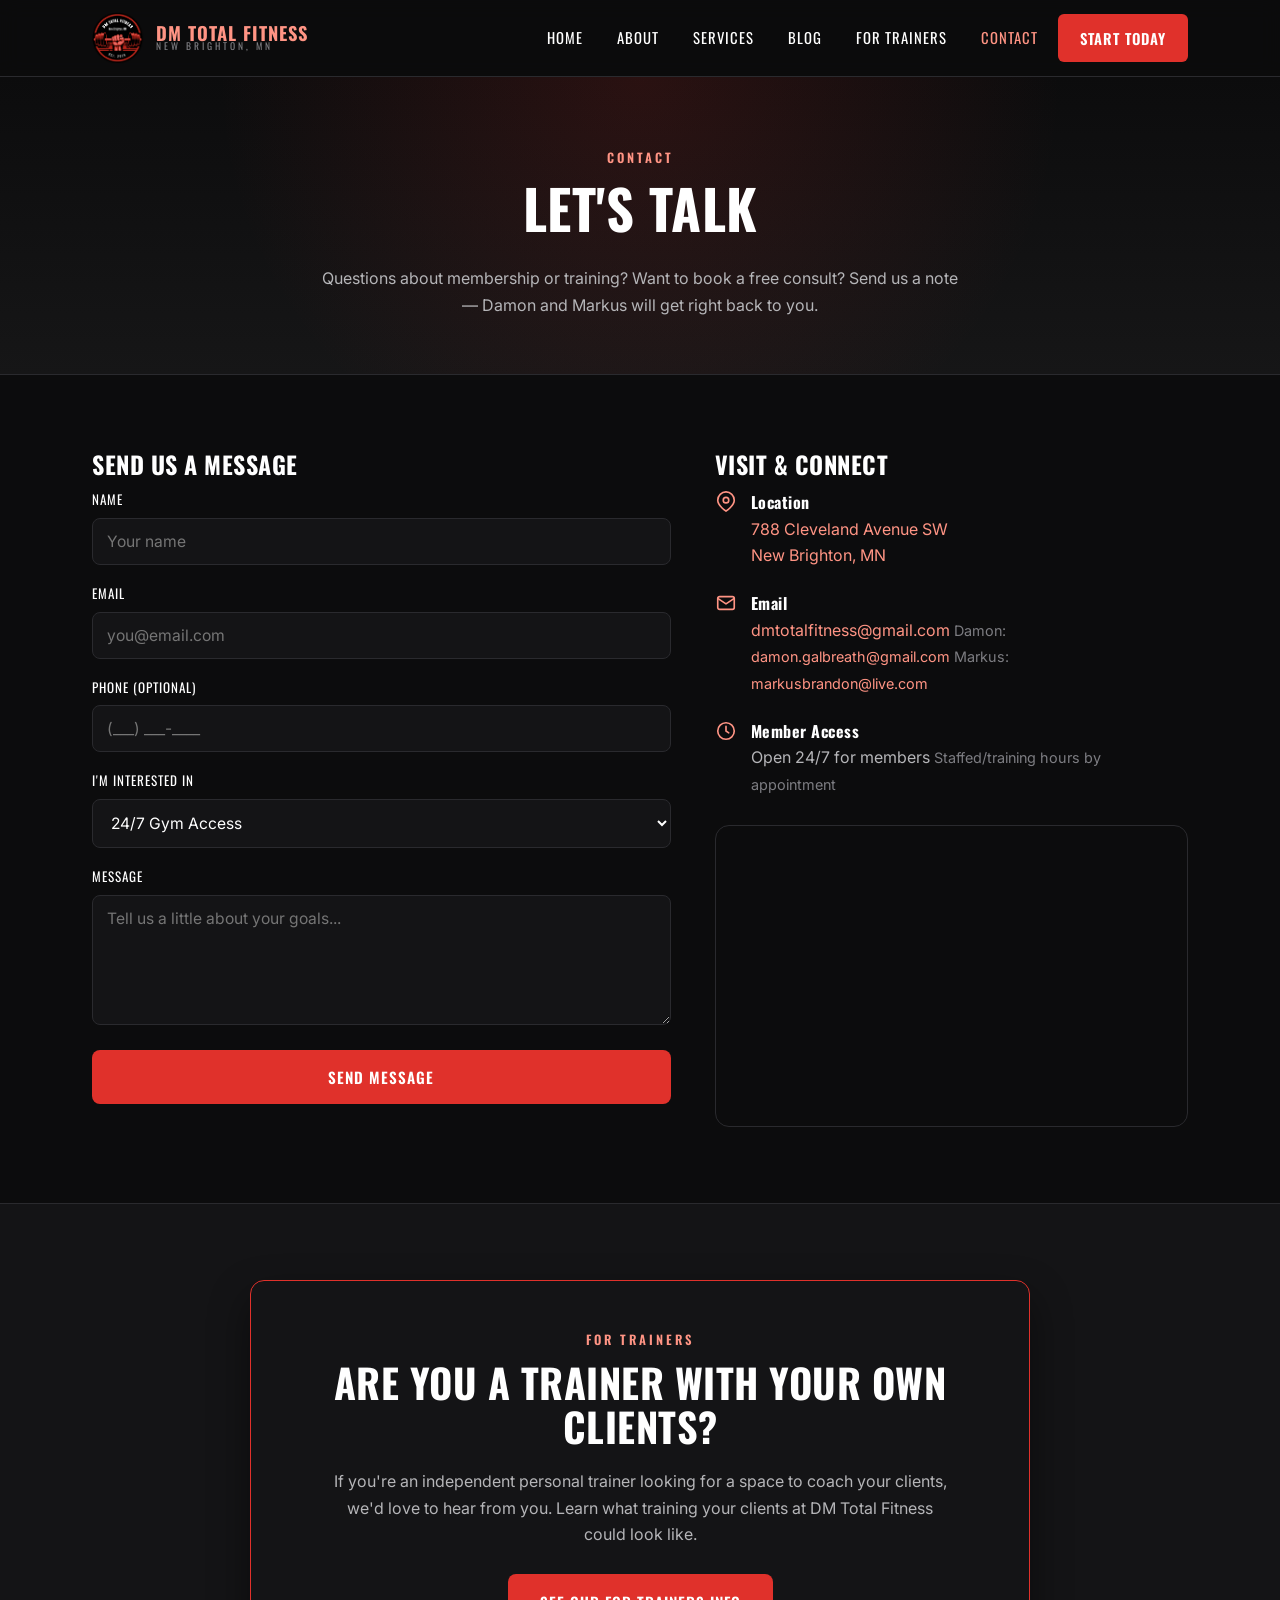
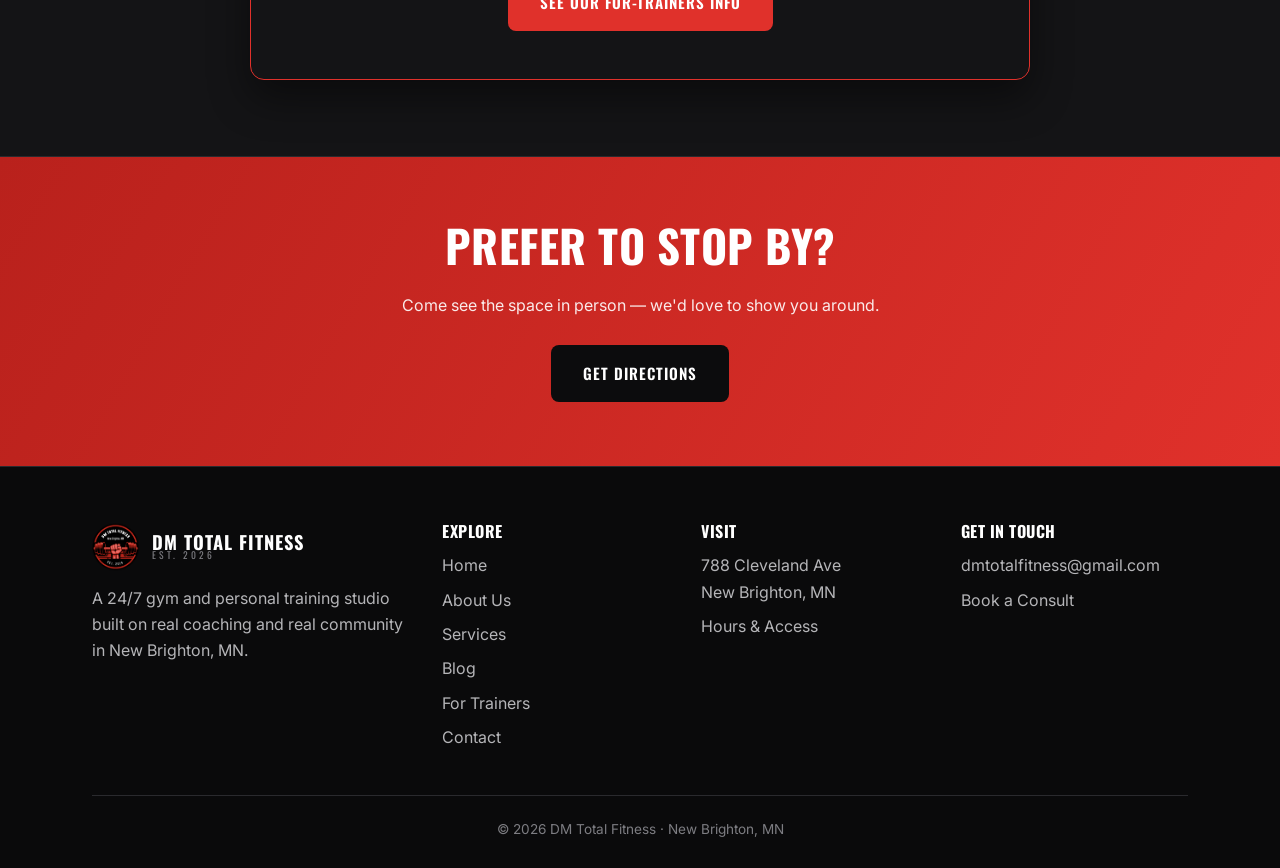
<file: contact.html>
<!DOCTYPE html>
<html lang="en">
<head>
  <meta charset="UTF-8" />
  <meta name="viewport" content="width=device-width, initial-scale=1.0" />
  <title>Contact | DM Total Fitness — New Brighton, MN</title>
  <meta name="description" content="Contact DM Total Fitness in New Brighton, MN. Book a free consult, ask about 24/7 access or personal training, or stop by at 788 Cleveland Ave." />
  <link rel="icon" type="image/png" href="assets/img/logo.png" />
  <link rel="preconnect" href="https://fonts.googleapis.com" />
  <link rel="preconnect" href="https://fonts.gstatic.com" crossorigin />
  <link href="https://fonts.googleapis.com/css2?family=Inter:wght@400;500;600;700&family=Oswald:wght@400;500;600;700&display=swap" rel="stylesheet" />
  <link rel="stylesheet" href="assets/css/style.css" />
</head>
<body>

  <header class="site-header">
    <div class="container nav">
      <a class="brand" href="index.html">
        <img src="assets/img/logo.png" alt="DM Total Fitness logo" />
        <span class="brand-name">DM Total Fitness<small>NEW BRIGHTON, MN</small></span>
      </a>
      <button class="nav-toggle" aria-label="Menu"><span></span><span></span><span></span></button>
      <ul class="nav-links">
        <li><a href="index.html">Home</a></li>
        <li><a href="about.html">About</a></li>
        <li><a href="services.html">Services</a></li>
        <li><a href="blog/index.html">Blog</a></li>
        <li><a href="trainers.html">For Trainers</a></li>
        <li><a href="contact.html" class="active">Contact</a></li>
        <li><a href="contact.html" class="btn btn-primary">Start Today</a></li>
      </ul>
    </div>
  </header>

  <section class="page-hero">
    <div class="container">
      <div class="eyebrow">Contact</div>
      <h1>Let's Talk</h1>
      <p>Questions about membership or training? Want to book a free consult? Send us a note — Damon and Markus will get right back to you.</p>
    </div>
  </section>

  <section>
    <div class="container">
      <div class="contact-grid">
        <!-- FORM -->
        <div>
          <h2>Send Us a Message</h2>
          <form id="contact-form" name="contact" method="POST" data-netlify="true" netlify-honeypot="bot-field" action="/thank-you.html">
            <input type="hidden" name="form-name" value="contact" />
            <p hidden><label>Don't fill this out: <input name="bot-field" /></label></p>
            <div class="form-field">
              <label for="name">Name</label>
              <input type="text" id="name" name="name" required placeholder="Your name" />
            </div>
            <div class="form-field">
              <label for="email">Email</label>
              <input type="email" id="email" name="email" required placeholder="you@email.com" />
            </div>
            <div class="form-field">
              <label for="phone">Phone (optional)</label>
              <input type="tel" id="phone" name="phone" placeholder="(___) ___-____" />
            </div>
            <div class="form-field">
              <label for="interest">I'm interested in</label>
              <select id="interest" name="interest">
                <option>24/7 Gym Access</option>
                <option>Personal Training</option>
                <option>Access + Training</option>
                <option>A free consultation</option>
                <option>Something else</option>
              </select>
            </div>
            <div class="form-field">
              <label for="message">Message</label>
              <textarea id="message" name="message" placeholder="Tell us a little about your goals..."></textarea>
            </div>
            <button type="submit" class="btn btn-primary btn-block">Send Message</button>
            <p id="form-note" style="display:none;margin-top:16px;color:var(--accent);"></p>
          </form>
        </div>

        <!-- INFO -->
        <div>
          <h2>Visit &amp; Connect</h2>
          <div class="info-row">
            <div class="ic"><svg viewBox="0 0 24 24" fill="none" stroke="currentColor" stroke-width="1.8" stroke-linecap="round" stroke-linejoin="round"><path d="M21 10c0 6-9 12-9 12s-9-6-9-12a9 9 0 0 1 18 0z"/><circle cx="12" cy="10" r="3"/></svg></div>
            <div>
              <strong>Location</strong>
              <a href="https://maps.google.com/?q=788+Cleveland+Avenue+New+Brighton+MN" target="_blank" rel="noopener">788 Cleveland Avenue SW<br/>New Brighton, MN</a>
            </div>
          </div>
          <div class="info-row">
            <div class="ic"><svg viewBox="0 0 24 24" fill="none" stroke="currentColor" stroke-width="1.8" stroke-linecap="round" stroke-linejoin="round"><rect x="3" y="5" width="18" height="14" rx="2"/><path d="m3 7 9 6 9-6"/></svg></div>
            <div>
              <strong>Email</strong>
              <a href="mailto:dmtotalfitness@gmail.com">dmtotalfitness@gmail.com</a>
              <span style="color:var(--gray-dim);font-size:.9rem;">Damon: <a href="mailto:damon.galbreath@gmail.com">damon.galbreath@gmail.com</a></span>
              <span style="color:var(--gray-dim);font-size:.9rem;">Markus: <a href="mailto:markusbrandon@live.com">markusbrandon@live.com</a></span>
            </div>
          </div>
          <div class="info-row">
            <div class="ic"><svg viewBox="0 0 24 24" fill="none" stroke="currentColor" stroke-width="1.8" stroke-linecap="round" stroke-linejoin="round"><circle cx="12" cy="12" r="9"/><path d="M12 7v5l3 2"/></svg></div>
            <div>
              <strong>Member Access</strong>
              <span style="color:var(--gray);">Open 24/7 for members</span>
              <span style="color:var(--gray-dim);font-size:.9rem;">Staffed/training hours by appointment</span>
            </div>
          </div>

          <div class="map-box">
            <iframe
              title="DM Total Fitness location map"
              src="https://www.google.com/maps?q=788+Cleveland+Avenue+New+Brighton+MN&output=embed"
              loading="lazy" referrerpolicy="no-referrer-when-downgrade"></iframe>
          </div>
        </div>
      </div>
    </div>
  </section>

  <section class="alt">
    <div class="container">
      <div class="trainer-cta">
        <div class="eyebrow">For Trainers</div>
        <h2>Are You a Trainer With Your Own Clients?</h2>
        <p>If you're an independent personal trainer looking for a space to coach your clients, we'd love to hear from you. Learn what training your clients at DM Total Fitness could look like.</p>
        <a href="trainers.html" class="btn btn-primary">See Our For-Trainers Info</a>
      </div>
    </div>
  </section>

  <section class="cta-band">
    <div class="container">
      <h2>Prefer to Stop By?</h2>
      <p>Come see the space in person — we'd love to show you around.</p>
      <a href="https://maps.google.com/?q=788+Cleveland+Avenue+New+Brighton+MN" target="_blank" rel="noopener" class="btn btn-primary">Get Directions</a>
    </div>
  </section>

  <footer class="site-footer">
    <div class="container">
      <div class="footer-grid">
        <div>
          <div class="footer-brand">
            <img src="assets/img/logo.png" alt="DM Total Fitness" />
            <span class="brand-name">DM Total Fitness<small>EST. 2026</small></span>
          </div>
          <p>A 24/7 gym and personal training studio built on real coaching and real community in New Brighton, MN.</p>
        </div>
        <div>
          <h4>Explore</h4>
          <a href="index.html">Home</a>
          <a href="about.html">About Us</a>
          <a href="services.html">Services</a>
          <a href="blog/index.html">Blog</a>
          <a href="trainers.html">For Trainers</a>
          <a href="contact.html">Contact</a>
        </div>
        <div>
          <h4>Visit</h4>
          <a href="https://maps.google.com/?q=788+Cleveland+Avenue+New+Brighton+MN" target="_blank" rel="noopener">788 Cleveland Ave<br/>New Brighton, MN</a>
          <a href="contact.html">Hours &amp; Access</a>
        </div>
        <div>
          <h4>Get in Touch</h4>
          <a href="mailto:dmtotalfitness@gmail.com">dmtotalfitness@gmail.com</a>
          <a href="contact.html">Book a Consult</a>
        </div>
      </div>
      <div class="footer-bottom">
        © 2026 DM Total Fitness · New Brighton, MN
      </div>
    </div>
  </footer>

  <script src="assets/js/main.js"></script>
</body>
</html>
</file>
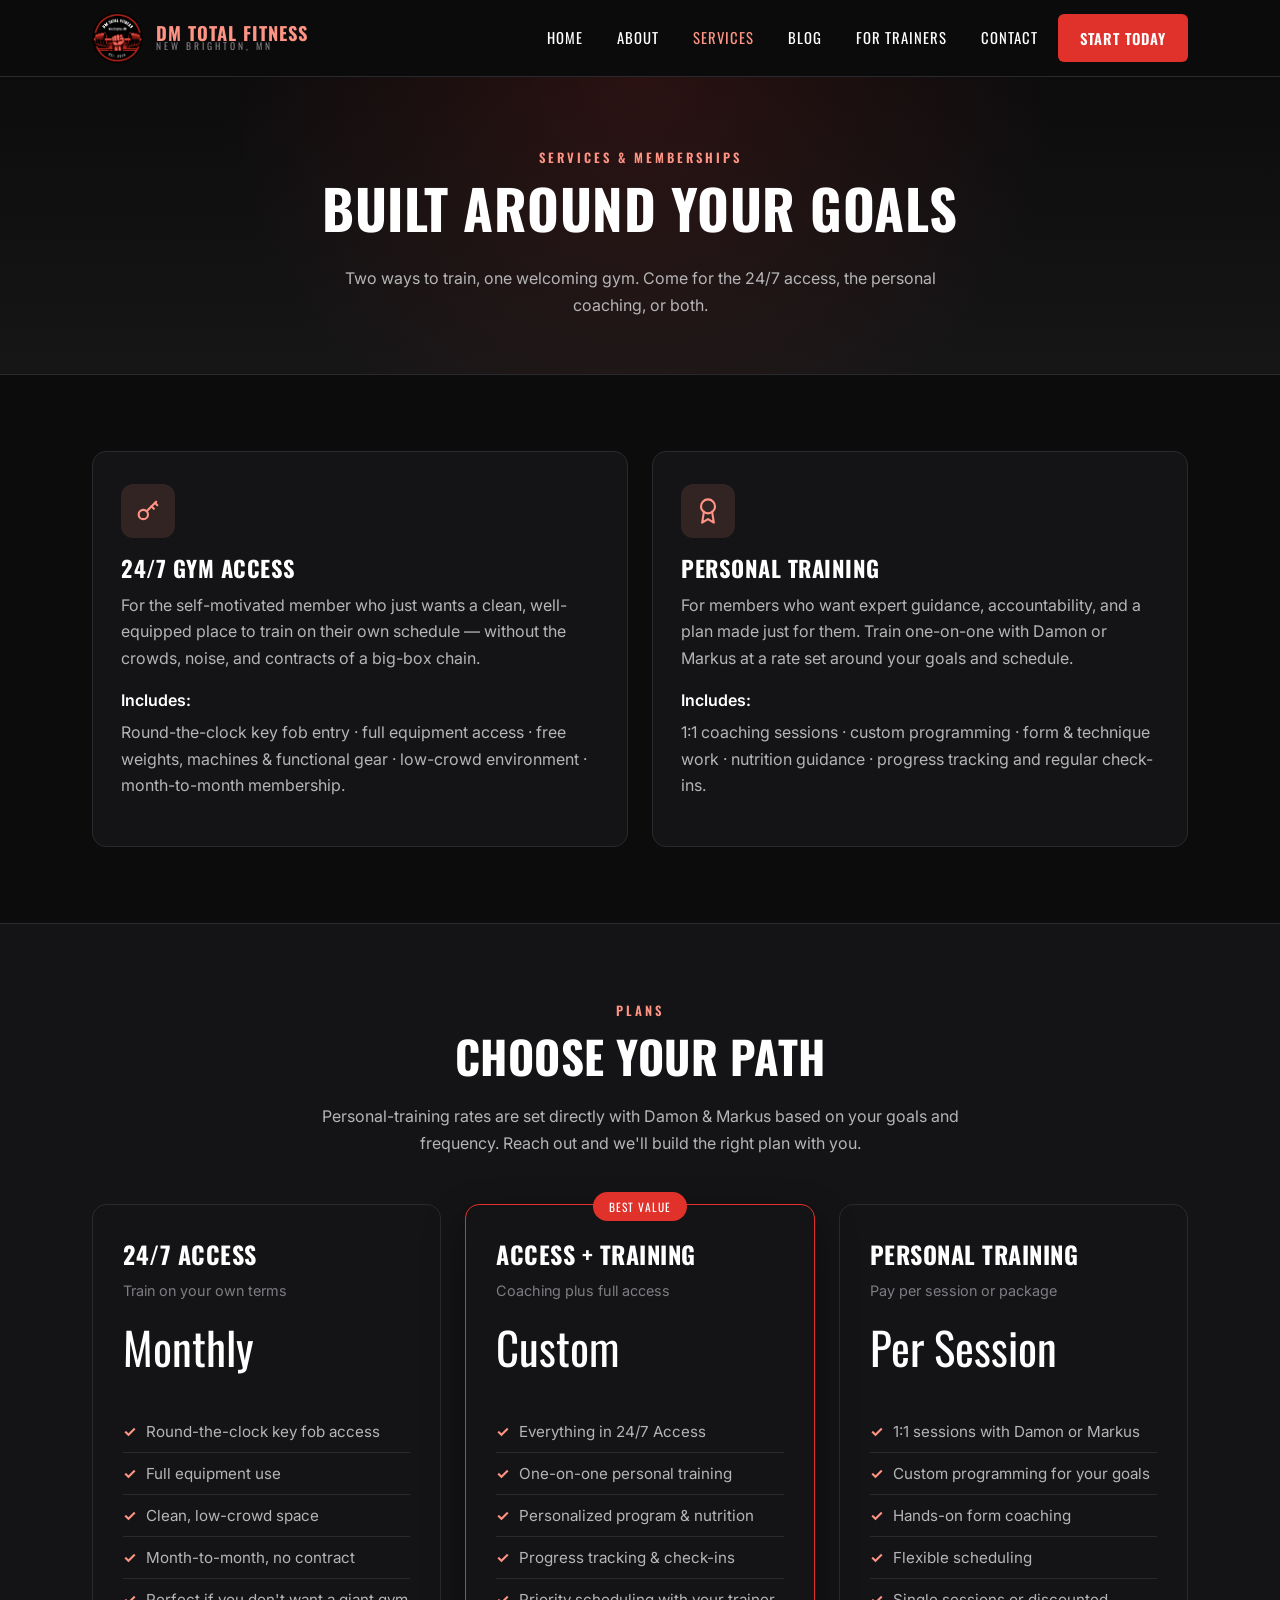
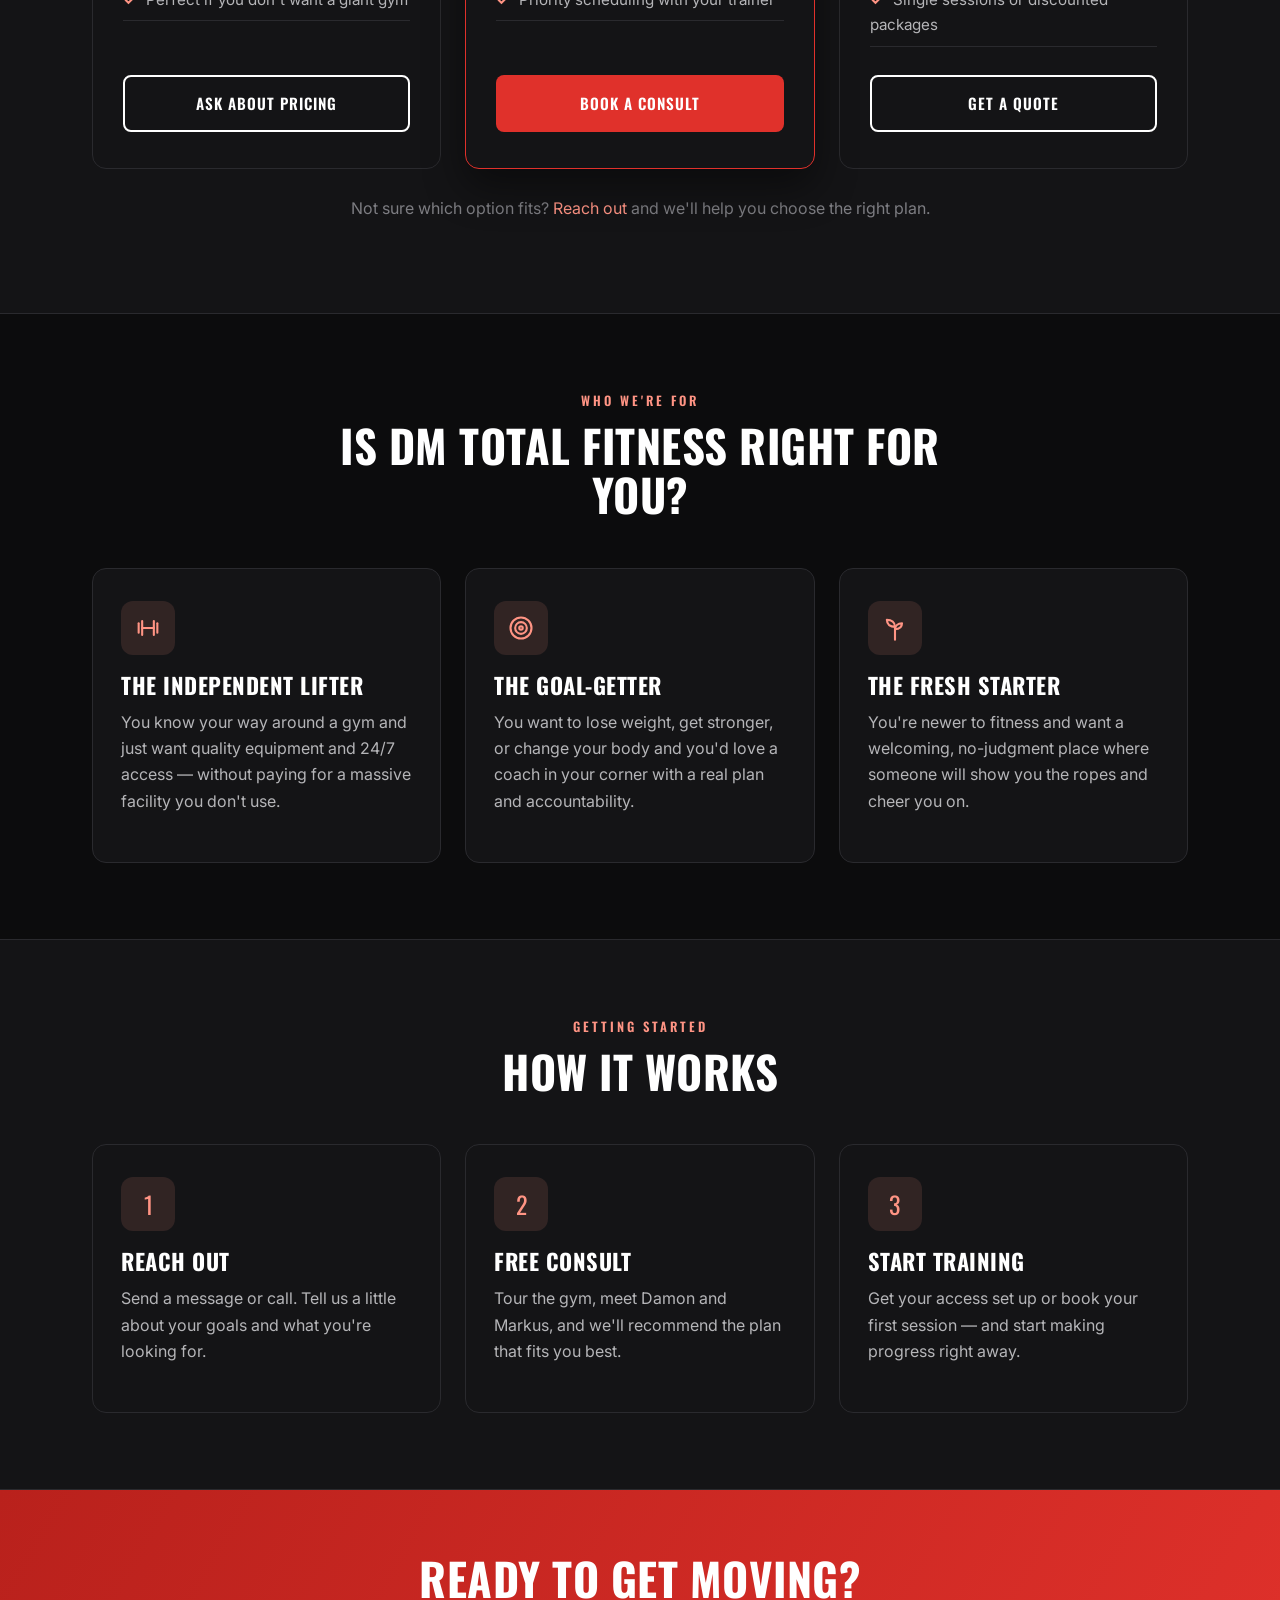
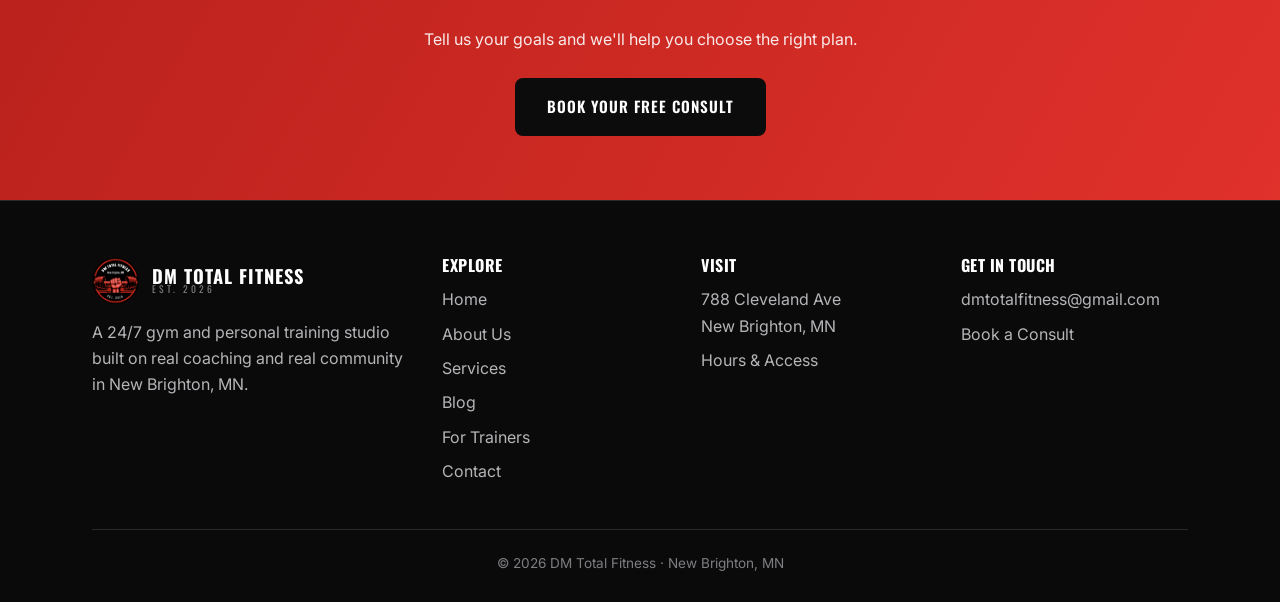
<file: services.html>
<!DOCTYPE html>
<html lang="en">
<head>
  <meta charset="UTF-8" />
  <meta name="viewport" content="width=device-width, initial-scale=1.0" />
  <title>Services & Memberships | DM Total Fitness — New Brighton, MN</title>
  <meta name="description" content="24/7 gym access and one-on-one personal training in New Brighton, MN. Flexible, month-to-month plans built around your goals." />
  <link rel="icon" type="image/png" href="assets/img/logo.png" />
  <link rel="preconnect" href="https://fonts.googleapis.com" />
  <link rel="preconnect" href="https://fonts.gstatic.com" crossorigin />
  <link href="https://fonts.googleapis.com/css2?family=Inter:wght@400;500;600;700&family=Oswald:wght@400;500;600;700&display=swap" rel="stylesheet" />
  <link rel="stylesheet" href="assets/css/style.css" />
</head>
<body>

  <header class="site-header">
    <div class="container nav">
      <a class="brand" href="index.html">
        <img src="assets/img/logo.png" alt="DM Total Fitness logo" />
        <span class="brand-name">DM Total Fitness<small>NEW BRIGHTON, MN</small></span>
      </a>
      <button class="nav-toggle" aria-label="Menu"><span></span><span></span><span></span></button>
      <ul class="nav-links">
        <li><a href="index.html">Home</a></li>
        <li><a href="about.html">About</a></li>
        <li><a href="services.html" class="active">Services</a></li>
        <li><a href="blog/index.html">Blog</a></li>
        <li><a href="trainers.html">For Trainers</a></li>
        <li><a href="contact.html">Contact</a></li>
        <li><a href="contact.html" class="btn btn-primary">Start Today</a></li>
      </ul>
    </div>
  </header>

  <section class="page-hero">
    <div class="container">
      <div class="eyebrow">Services &amp; Memberships</div>
      <h1>Built Around Your Goals</h1>
      <p>Two ways to train, one welcoming gym. Come for the 24/7 access, the personal coaching, or both.</p>
    </div>
  </section>

  <!-- TWO CORE OFFERINGS -->
  <section>
    <div class="container">
      <div class="grid grid-2">
        <div class="card">
          <div class="icon"><svg class="ic-svg" viewBox="0 0 24 24" fill="none" stroke="currentColor" stroke-width="1.8" stroke-linecap="round" stroke-linejoin="round"><circle cx="8" cy="15" r="4"/><path d="M10.85 12.15 19 4"/><path d="M18 5l2 2"/><path d="M15 8l2 2"/></svg></div>
          <h3>24/7 Gym Access</h3>
          <p>For the self-motivated member who just wants a clean, well-equipped place to train on their own schedule — without the crowds, noise, and contracts of a big-box chain.</p>
          <p style="color:#fff;font-weight:600;margin-bottom:6px;">Includes:</p>
          <p>Round-the-clock key fob entry · full equipment access · free weights, machines &amp; functional gear · low-crowd environment · month-to-month membership.</p>
        </div>
        <div class="card">
          <div class="icon"><svg class="ic-svg" viewBox="0 0 24 24" fill="none" stroke="currentColor" stroke-width="1.8" stroke-linecap="round" stroke-linejoin="round"><circle cx="12" cy="8" r="6"/><path d="M15.5 12.5 17 22l-5-3-5 3 1.5-9.5"/></svg></div>
          <h3>Personal Training</h3>
          <p>For members who want expert guidance, accountability, and a plan made just for them. Train one-on-one with Damon or Markus at a rate set around your goals and schedule.</p>
          <p style="color:#fff;font-weight:600;margin-bottom:6px;">Includes:</p>
          <p>1:1 coaching sessions · custom programming · form &amp; technique work · nutrition guidance · progress tracking and regular check-ins.</p>
        </div>
      </div>
    </div>
  </section>

  <!-- PRICING -->
  <section class="alt">
    <div class="container">
      <div class="section-head">
        <div class="eyebrow">Plans</div>
        <h2>Choose Your Path</h2>
        <p>Personal-training rates are set directly with Damon &amp; Markus based on your goals and frequency. Reach out and we'll build the right plan with you.</p>
      </div>
      <div class="price-grid">
        <div class="price-card">
          <h3>24/7 Access</h3>
          <div class="price-note">Train on your own terms</div>
          <div class="price">Monthly<small></small></div>
          <ul>
            <li>Round-the-clock key fob access</li>
            <li>Full equipment use</li>
            <li>Clean, low-crowd space</li>
            <li>Month-to-month, no contract</li>
            <li>Perfect if you don't want a giant gym</li>
          </ul>
          <a href="contact.html" class="btn btn-ghost btn-block">Ask About Pricing</a>
        </div>
        <div class="price-card featured">
          <div class="badge">Best Value</div>
          <h3>Access + Training</h3>
          <div class="price-note">Coaching plus full access</div>
          <div class="price">Custom<small></small></div>
          <ul>
            <li>Everything in 24/7 Access</li>
            <li>One-on-one personal training</li>
            <li>Personalized program &amp; nutrition</li>
            <li>Progress tracking &amp; check-ins</li>
            <li>Priority scheduling with your trainer</li>
          </ul>
          <a href="contact.html" class="btn btn-primary btn-block">Book a Consult</a>
        </div>
        <div class="price-card">
          <h3>Personal Training</h3>
          <div class="price-note">Pay per session or package</div>
          <div class="price">Per&nbsp;Session<small></small></div>
          <ul>
            <li>1:1 sessions with Damon or Markus</li>
            <li>Custom programming for your goals</li>
            <li>Hands-on form coaching</li>
            <li>Flexible scheduling</li>
            <li>Single sessions or discounted packages</li>
          </ul>
          <a href="contact.html" class="btn btn-ghost btn-block">Get a Quote</a>
        </div>
      </div>
      <p class="center" style="margin-top:26px;color:var(--gray-dim);">Not sure which option fits? <a href="contact.html">Reach out</a> and we'll help you choose the right plan.</p>
    </div>
  </section>

  <!-- WHO IT'S FOR -->
  <section>
    <div class="container">
      <div class="section-head">
        <div class="eyebrow">Who We're For</div>
        <h2>Is DM Total Fitness Right for You?</h2>
      </div>
      <div class="grid grid-3">
        <div class="card">
          <div class="icon"><svg class="ic-svg" viewBox="0 0 24 24" fill="none" stroke="currentColor" stroke-width="1.8" stroke-linecap="round" stroke-linejoin="round"><path d="M4 8v8"/><path d="M7 6v12"/><path d="M17 6v12"/><path d="M20 8v8"/><path d="M7 12h10"/></svg></div>
          <h3>The Independent Lifter</h3>
          <p>You know your way around a gym and just want quality equipment and 24/7 access — without paying for a massive facility you don't use.</p>
        </div>
        <div class="card">
          <div class="icon"><svg class="ic-svg" viewBox="0 0 24 24" fill="none" stroke="currentColor" stroke-width="1.8" stroke-linecap="round" stroke-linejoin="round"><circle cx="12" cy="12" r="9"/><circle cx="12" cy="12" r="5"/><circle cx="12" cy="12" r="1.5"/></svg></div>
          <h3>The Goal-Getter</h3>
          <p>You want to lose weight, get stronger, or change your body and you'd love a coach in your corner with a real plan and accountability.</p>
        </div>
        <div class="card">
          <div class="icon"><svg class="ic-svg" viewBox="0 0 24 24" fill="none" stroke="currentColor" stroke-width="1.8" stroke-linecap="round" stroke-linejoin="round"><path d="M12 22V11"/><path d="M12 11C12 7 9 5 5 5c0 4 3 6 7 6z"/><path d="M12 13c0-3 2.5-5 6-5 0 3.5-2.5 5-6 5z"/></svg></div>
          <h3>The Fresh Starter</h3>
          <p>You're newer to fitness and want a welcoming, no-judgment place where someone will show you the ropes and cheer you on.</p>
        </div>
      </div>
    </div>
  </section>

  <!-- HOW IT WORKS -->
  <section class="alt">
    <div class="container">
      <div class="section-head">
        <div class="eyebrow">Getting Started</div>
        <h2>How It Works</h2>
      </div>
      <div class="grid grid-3">
        <div class="card">
          <div class="icon">1</div>
          <h3>Reach Out</h3>
          <p>Send a message or call. Tell us a little about your goals and what you're looking for.</p>
        </div>
        <div class="card">
          <div class="icon">2</div>
          <h3>Free Consult</h3>
          <p>Tour the gym, meet Damon and Markus, and we'll recommend the plan that fits you best.</p>
        </div>
        <div class="card">
          <div class="icon">3</div>
          <h3>Start Training</h3>
          <p>Get your access set up or book your first session — and start making progress right away.</p>
        </div>
      </div>
    </div>
  </section>

  <section class="cta-band">
    <div class="container">
      <h2>Ready to Get Moving?</h2>
      <p>Tell us your goals and we'll help you choose the right plan.</p>
      <a href="contact.html" class="btn btn-primary">Book Your Free Consult</a>
    </div>
  </section>

  <footer class="site-footer">
    <div class="container">
      <div class="footer-grid">
        <div>
          <div class="footer-brand">
            <img src="assets/img/logo.png" alt="DM Total Fitness" />
            <span class="brand-name">DM Total Fitness<small>EST. 2026</small></span>
          </div>
          <p>A 24/7 gym and personal training studio built on real coaching and real community in New Brighton, MN.</p>
        </div>
        <div>
          <h4>Explore</h4>
          <a href="index.html">Home</a>
          <a href="about.html">About Us</a>
          <a href="services.html">Services</a>
          <a href="blog/index.html">Blog</a>
          <a href="trainers.html">For Trainers</a>
          <a href="contact.html">Contact</a>
        </div>
        <div>
          <h4>Visit</h4>
          <a href="https://maps.google.com/?q=788+Cleveland+Avenue+New+Brighton+MN" target="_blank" rel="noopener">788 Cleveland Ave<br/>New Brighton, MN</a>
          <a href="contact.html">Hours &amp; Access</a>
        </div>
        <div>
          <h4>Get in Touch</h4>
          <a href="mailto:dmtotalfitness@gmail.com">dmtotalfitness@gmail.com</a>
          <a href="contact.html">Book a Consult</a>
        </div>
      </div>
      <div class="footer-bottom">
        © 2026 DM Total Fitness · New Brighton, MN
      </div>
    </div>
  </footer>

  <script src="assets/js/main.js"></script>
</body>
</html>
</file>
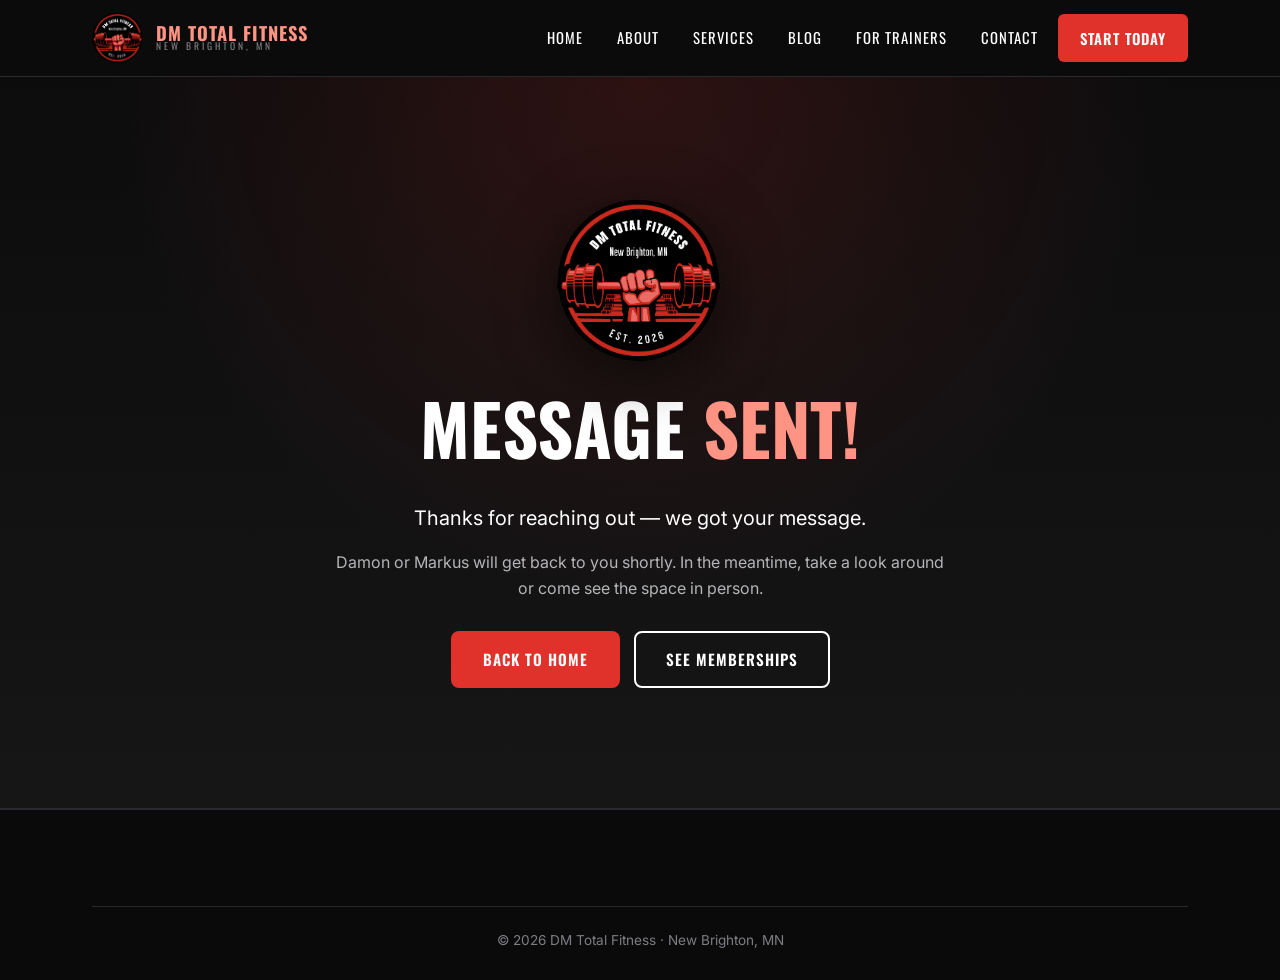
<file: thank-you.html>
<!DOCTYPE html>
<html lang="en">
<head>
  <meta charset="UTF-8" />
  <meta name="viewport" content="width=device-width, initial-scale=1.0" />
  <title>Thank You | DM Total Fitness</title>
  <meta name="robots" content="noindex" />
  <link rel="icon" type="image/png" href="assets/img/logo.png" />
  <link rel="preconnect" href="https://fonts.googleapis.com" />
  <link rel="preconnect" href="https://fonts.gstatic.com" crossorigin />
  <link href="https://fonts.googleapis.com/css2?family=Inter:wght@400;500;600;700&family=Oswald:wght@400;500;600;700&display=swap" rel="stylesheet" />
  <link rel="stylesheet" href="assets/css/style.css" />
</head>
<body>

  <header class="site-header">
    <div class="container nav">
      <a class="brand" href="index.html">
        <img src="assets/img/logo.png" alt="DM Total Fitness logo" />
        <span class="brand-name">DM Total Fitness<small>NEW BRIGHTON, MN</small></span>
      </a>
      <button class="nav-toggle" aria-label="Menu"><span></span><span></span><span></span></button>
      <ul class="nav-links">
        <li><a href="index.html">Home</a></li>
        <li><a href="about.html">About</a></li>
        <li><a href="services.html">Services</a></li>
        <li><a href="blog/index.html">Blog</a></li>
        <li><a href="trainers.html">For Trainers</a></li>
        <li><a href="contact.html">Contact</a></li>
        <li><a href="contact.html" class="btn btn-primary">Start Today</a></li>
      </ul>
    </div>
  </header>

  <section class="hero" style="padding:120px 0;">
    <div class="container">
      <img class="logo-badge" src="assets/img/logo.png" alt="DM Total Fitness" />
      <h1>Message <span class="accent">Sent!</span></h1>
      <p class="tagline">Thanks for reaching out — we got your message.</p>
      <p class="sub">Damon or Markus will get back to you shortly. In the meantime, take a look around or come see the space in person.</p>
      <div class="hero-cta">
        <a href="index.html" class="btn btn-primary">Back to Home</a>
        <a href="services.html" class="btn btn-ghost">See Memberships</a>
      </div>
    </div>
  </section>

  <footer class="site-footer">
    <div class="container">
      <div class="footer-bottom">
        © 2026 DM Total Fitness · New Brighton, MN
      </div>
    </div>
  </footer>

  <script src="assets/js/main.js"></script>
</body>
</html>
</file>
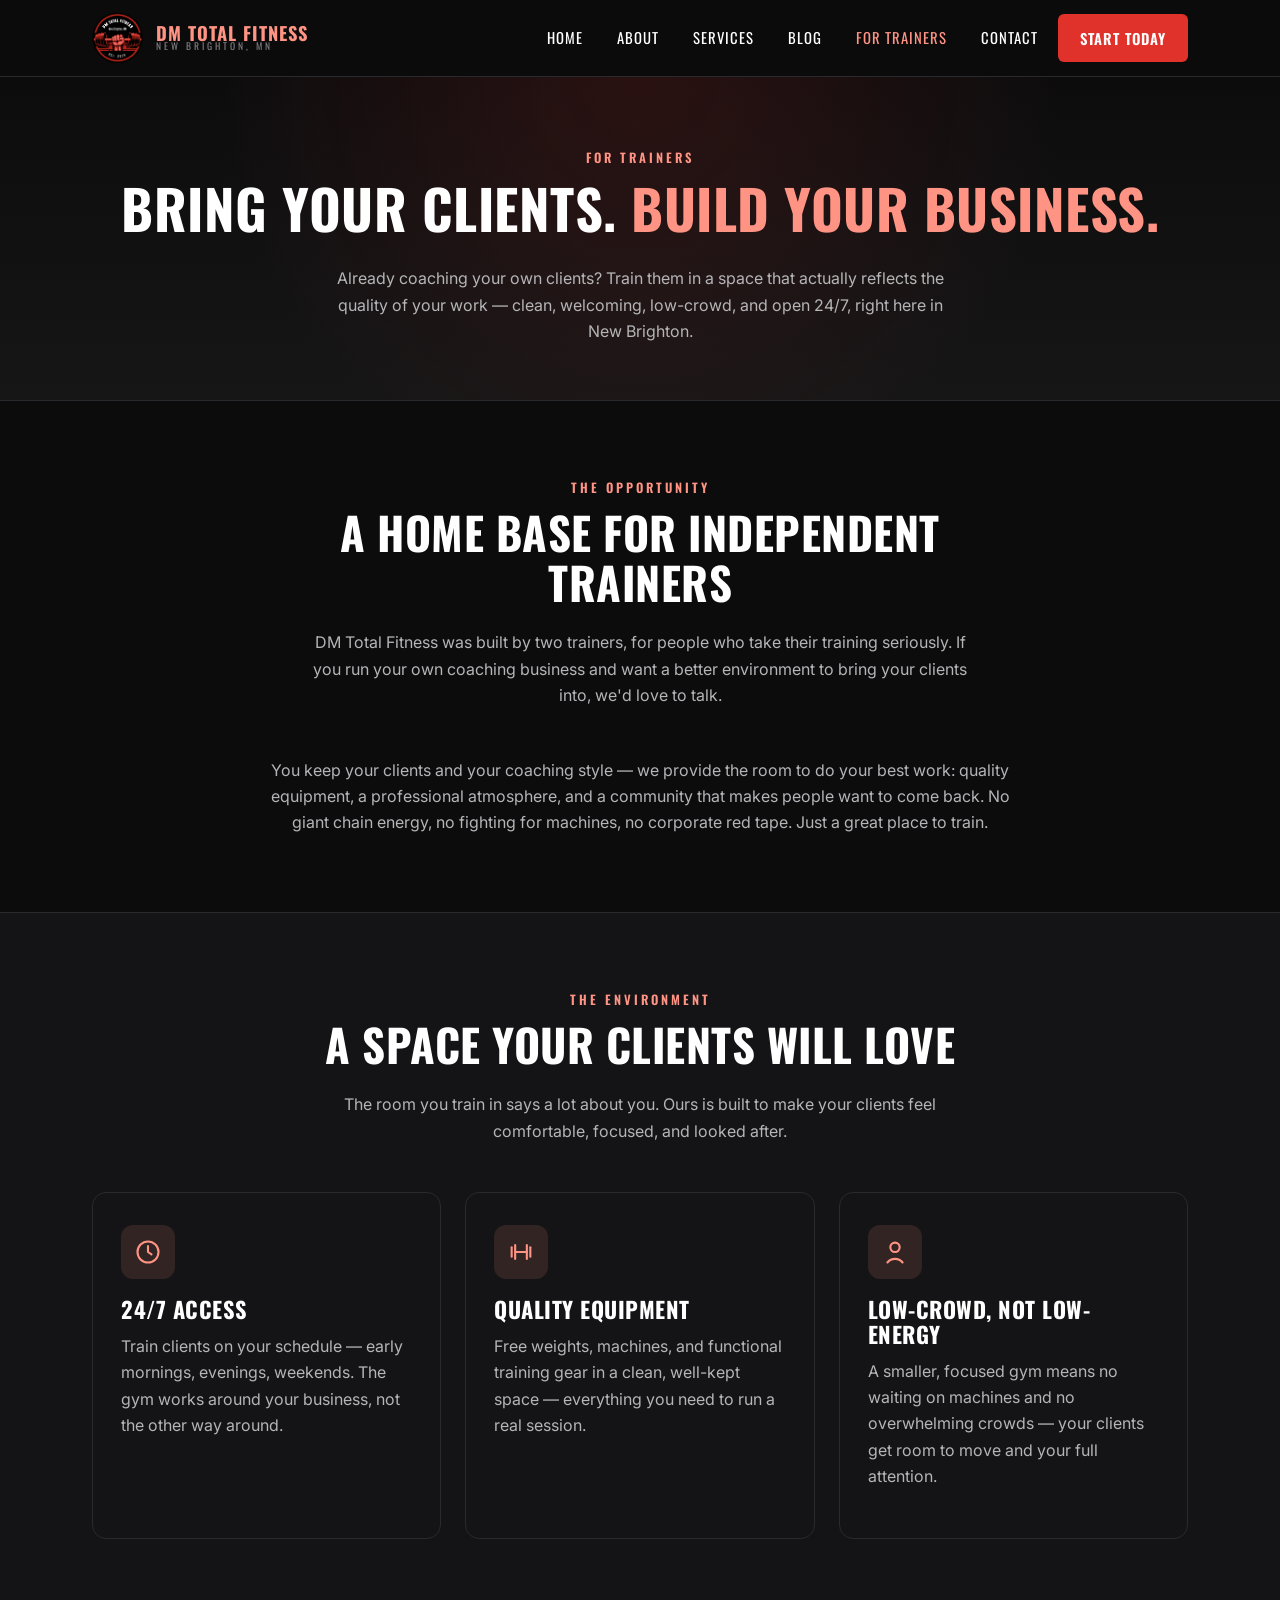
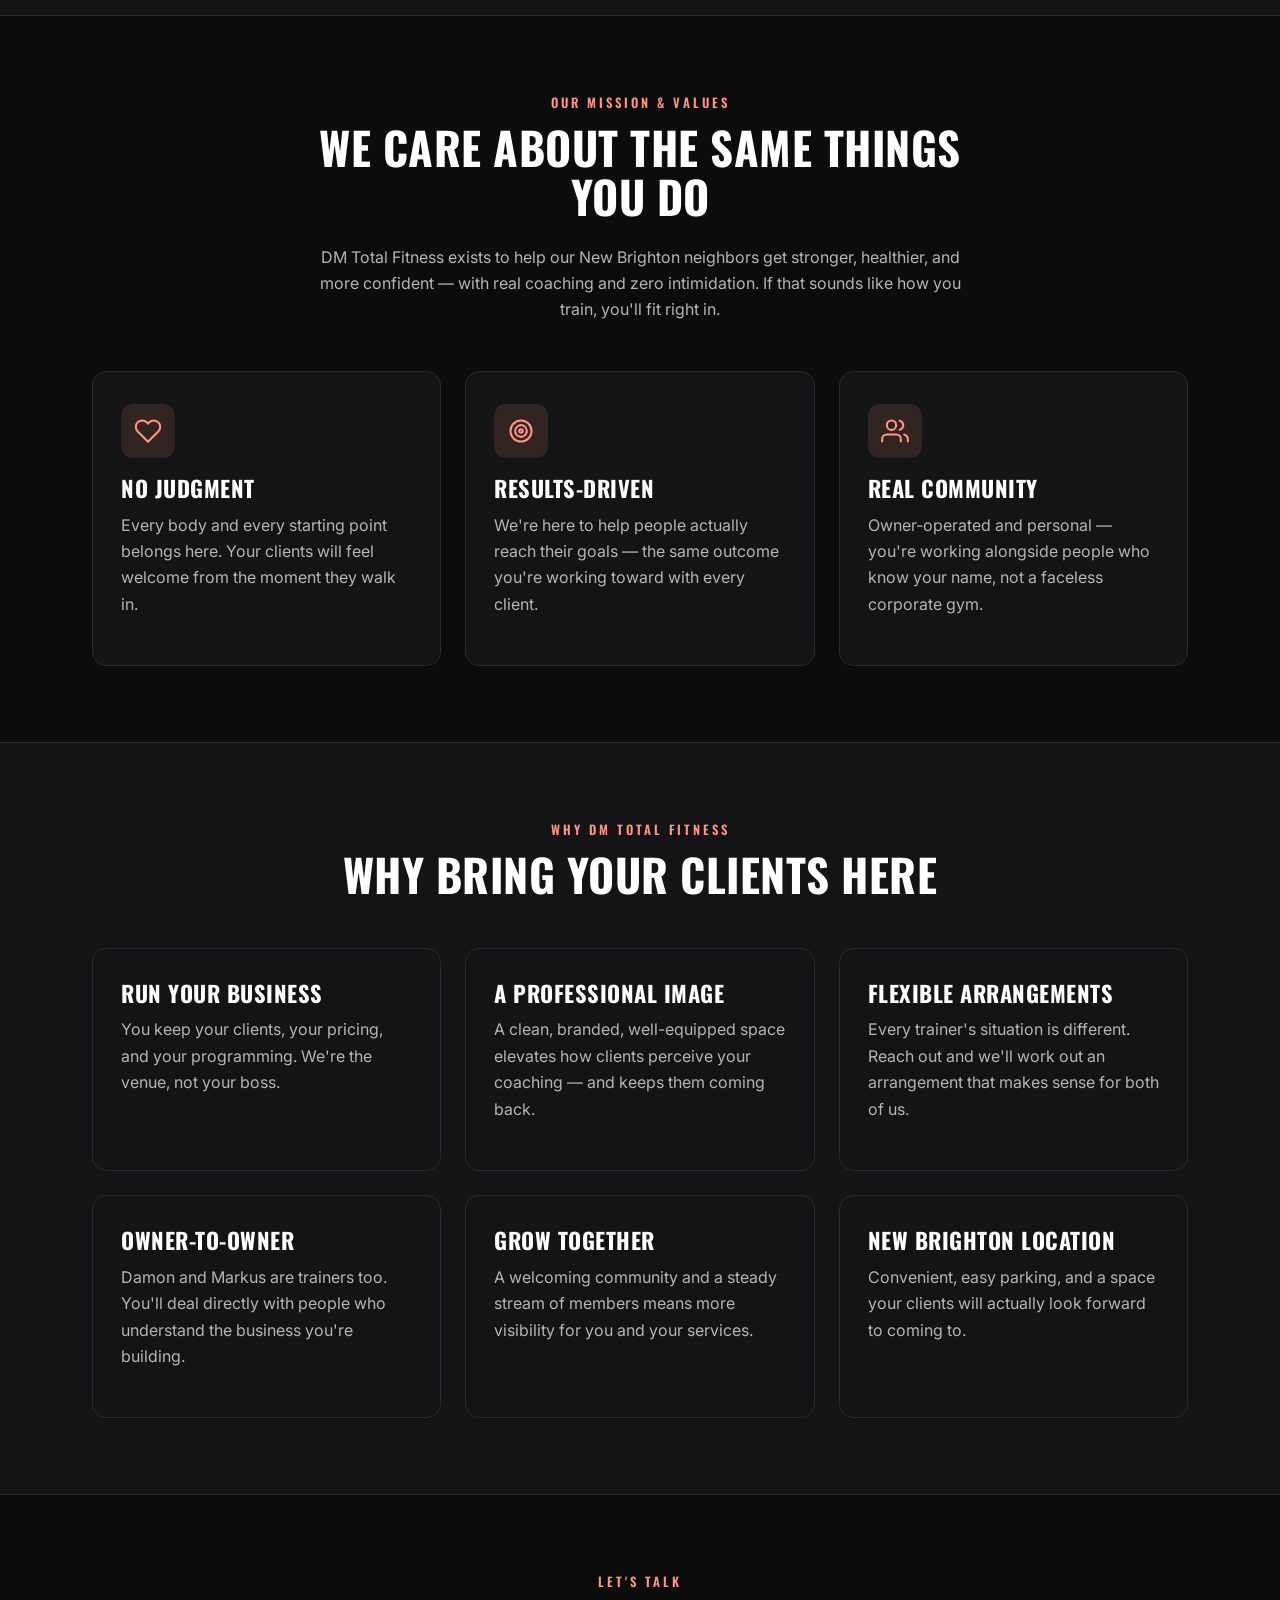
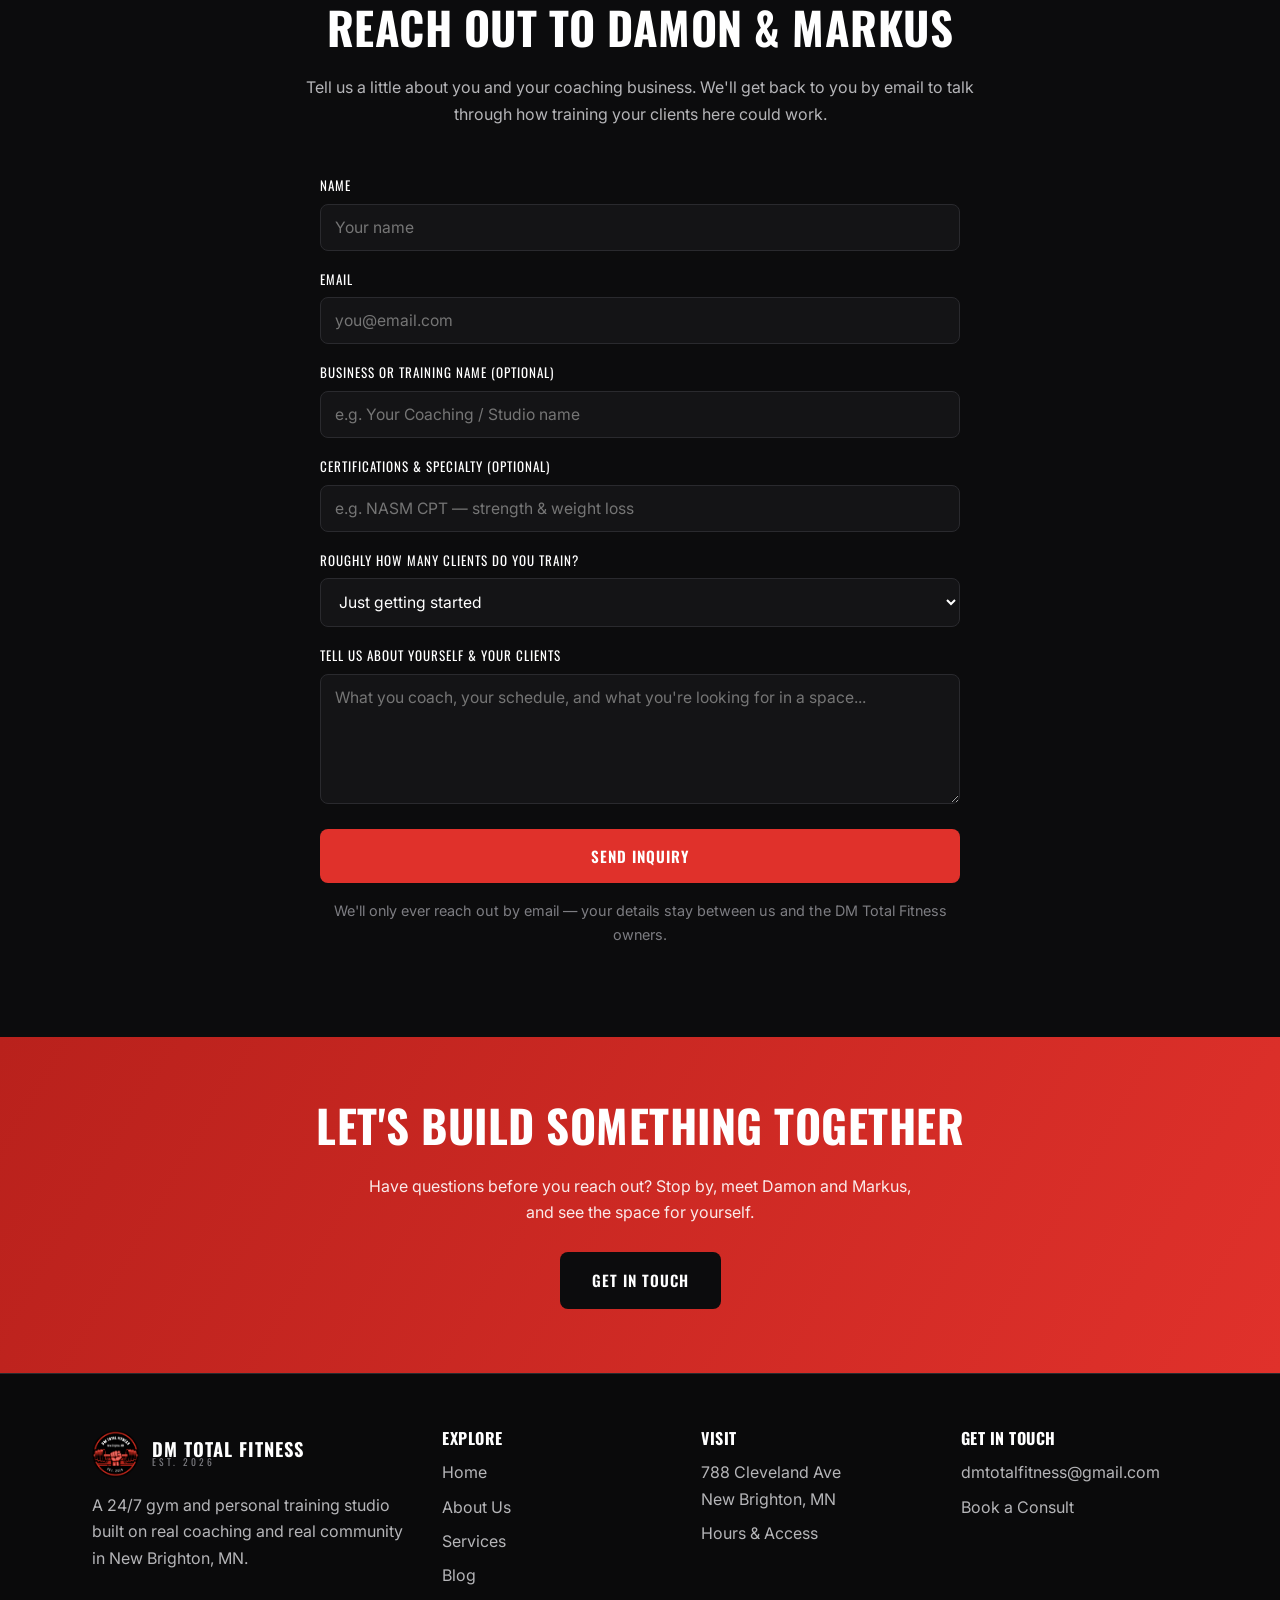
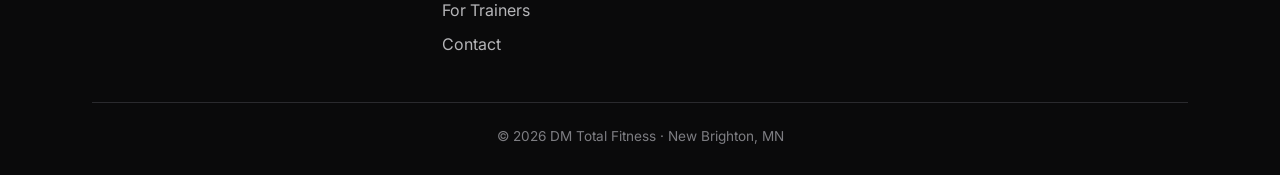
<file: trainers.html>
<!DOCTYPE html>
<html lang="en">
<head>
  <meta charset="UTF-8" />
  <meta name="viewport" content="width=device-width, initial-scale=1.0" />
  <title>For Trainers | DM Total Fitness — New Brighton, MN</title>
  <meta name="description" content="Are you a personal trainer with your own clients? Bring them to DM Total Fitness in New Brighton, MN — a clean, welcoming, low-crowd 24/7 gym built on real community. Let's talk." />
  <link rel="icon" type="image/png" href="assets/img/logo.png" />
  <link rel="preconnect" href="https://fonts.googleapis.com" />
  <link rel="preconnect" href="https://fonts.gstatic.com" crossorigin />
  <link href="https://fonts.googleapis.com/css2?family=Inter:wght@400;500;600;700&family=Oswald:wght@400;500;600;700&display=swap" rel="stylesheet" />
  <link rel="stylesheet" href="assets/css/style.css" />
</head>
<body>

  <header class="site-header">
    <div class="container nav">
      <a class="brand" href="index.html">
        <img src="assets/img/logo.png" alt="DM Total Fitness logo" />
        <span class="brand-name">DM Total Fitness<small>NEW BRIGHTON, MN</small></span>
      </a>
      <button class="nav-toggle" aria-label="Menu"><span></span><span></span><span></span></button>
      <ul class="nav-links">
        <li><a href="index.html">Home</a></li>
        <li><a href="about.html">About</a></li>
        <li><a href="services.html">Services</a></li>
        <li><a href="blog/index.html">Blog</a></li>
        <li><a href="trainers.html" class="active">For Trainers</a></li>
        <li><a href="contact.html">Contact</a></li>
        <li><a href="contact.html" class="btn btn-primary">Start Today</a></li>
      </ul>
    </div>
  </header>

  <section class="page-hero">
    <div class="container">
      <div class="eyebrow">For Trainers</div>
      <h1>Bring Your Clients. <span class="accent">Build Your Business.</span></h1>
      <p>Already coaching your own clients? Train them in a space that actually reflects the quality of your work — clean, welcoming, low-crowd, and open 24/7, right here in New Brighton.</p>
    </div>
  </section>

  <!-- THE OPPORTUNITY -->
  <section>
    <div class="container">
      <div class="section-head">
        <div class="eyebrow">The Opportunity</div>
        <h2>A Home Base for Independent Trainers</h2>
        <p>DM Total Fitness was built by two trainers, for people who take their training seriously. If you run your own coaching business and want a better environment to bring your clients into, we'd love to talk.</p>
      </div>
      <p style="max-width:760px;margin:0 auto;text-align:center;color:var(--gray);">You keep your clients and your coaching style — we provide the room to do your best work: quality equipment, a professional atmosphere, and a community that makes people want to come back. No giant chain energy, no fighting for machines, no corporate red tape. Just a great place to train.</p>
    </div>
  </section>

  <!-- THE ENVIRONMENT -->
  <section class="alt">
    <div class="container">
      <div class="section-head">
        <div class="eyebrow">The Environment</div>
        <h2>A Space Your Clients Will Love</h2>
        <p>The room you train in says a lot about you. Ours is built to make your clients feel comfortable, focused, and looked after.</p>
      </div>
      <div class="grid grid-3">
        <div class="card">
          <div class="icon"><svg class="ic-svg" viewBox="0 0 24 24" fill="none" stroke="currentColor" stroke-width="1.8" stroke-linecap="round" stroke-linejoin="round"><circle cx="12" cy="12" r="9"/><path d="M12 7v5l3 2"/></svg></div>
          <h3>24/7 Access</h3>
          <p>Train clients on your schedule — early mornings, evenings, weekends. The gym works around your business, not the other way around.</p>
        </div>
        <div class="card">
          <div class="icon"><svg class="ic-svg" viewBox="0 0 24 24" fill="none" stroke="currentColor" stroke-width="1.8" stroke-linecap="round" stroke-linejoin="round"><path d="M4 8v8"/><path d="M7 6v12"/><path d="M17 6v12"/><path d="M20 8v8"/><path d="M7 12h10"/></svg></div>
          <h3>Quality Equipment</h3>
          <p>Free weights, machines, and functional training gear in a clean, well-kept space — everything you need to run a real session.</p>
        </div>
        <div class="card">
          <div class="icon"><svg class="ic-svg" viewBox="0 0 24 24" fill="none" stroke="currentColor" stroke-width="1.8" stroke-linecap="round" stroke-linejoin="round"><circle cx="12" cy="8" r="4"/><path d="M5.5 21a8.38 8.38 0 0 1 13 0"/></svg></div>
          <h3>Low-Crowd, Not Low-Energy</h3>
          <p>A smaller, focused gym means no waiting on machines and no overwhelming crowds — your clients get room to move and your full attention.</p>
        </div>
      </div>
    </div>
  </section>

  <!-- MISSION & VALUES -->
  <section>
    <div class="container">
      <div class="section-head">
        <div class="eyebrow">Our Mission &amp; Values</div>
        <h2>We Care About the Same Things You Do</h2>
        <p>DM Total Fitness exists to help our New Brighton neighbors get stronger, healthier, and more confident — with real coaching and zero intimidation. If that sounds like how you train, you'll fit right in.</p>
      </div>
      <div class="grid grid-3">
        <div class="card">
          <div class="icon"><svg class="ic-svg" viewBox="0 0 24 24" fill="none" stroke="currentColor" stroke-width="1.8" stroke-linecap="round" stroke-linejoin="round"><path d="M20.8 4.6a5.5 5.5 0 0 0-7.8 0L12 5.7l-1-1.1a5.5 5.5 0 1 0-7.8 7.8L12 21.2l8.8-8.8a5.5 5.5 0 0 0 0-7.8z"/></svg></div>
          <h3>No Judgment</h3>
          <p>Every body and every starting point belongs here. Your clients will feel welcome from the moment they walk in.</p>
        </div>
        <div class="card">
          <div class="icon"><svg class="ic-svg" viewBox="0 0 24 24" fill="none" stroke="currentColor" stroke-width="1.8" stroke-linecap="round" stroke-linejoin="round"><circle cx="12" cy="12" r="9"/><circle cx="12" cy="12" r="5"/><circle cx="12" cy="12" r="1.5"/></svg></div>
          <h3>Results-Driven</h3>
          <p>We're here to help people actually reach their goals — the same outcome you're working toward with every client.</p>
        </div>
        <div class="card">
          <div class="icon"><svg class="ic-svg" viewBox="0 0 24 24" fill="none" stroke="currentColor" stroke-width="1.8" stroke-linecap="round" stroke-linejoin="round"><path d="M17 21v-2a4 4 0 0 0-4-4H5a4 4 0 0 0-4 4v2"/><circle cx="9" cy="7" r="4"/><path d="M23 21v-2a4 4 0 0 0-3-3.87"/><path d="M16 3.13a4 4 0 0 1 0 7.75"/></svg></div>
          <h3>Real Community</h3>
          <p>Owner-operated and personal — you're working alongside people who know your name, not a faceless corporate gym.</p>
        </div>
      </div>
    </div>
  </section>

  <!-- WHY HERE -->
  <section class="alt">
    <div class="container">
      <div class="section-head">
        <div class="eyebrow">Why DM Total Fitness</div>
        <h2>Why Bring Your Clients Here</h2>
      </div>
      <div class="grid grid-3">
        <div class="card">
          <h3>Run Your Business</h3>
          <p>You keep your clients, your pricing, and your programming. We're the venue, not your boss.</p>
        </div>
        <div class="card">
          <h3>A Professional Image</h3>
          <p>A clean, branded, well-equipped space elevates how clients perceive your coaching — and keeps them coming back.</p>
        </div>
        <div class="card">
          <h3>Flexible Arrangements</h3>
          <p>Every trainer's situation is different. Reach out and we'll work out an arrangement that makes sense for both of us.</p>
        </div>
        <div class="card">
          <h3>Owner-to-Owner</h3>
          <p>Damon and Markus are trainers too. You'll deal directly with people who understand the business you're building.</p>
        </div>
        <div class="card">
          <h3>Grow Together</h3>
          <p>A welcoming community and a steady stream of members means more visibility for you and your services.</p>
        </div>
        <div class="card">
          <h3>New Brighton Location</h3>
          <p>Convenient, easy parking, and a space your clients will actually look forward to coming to.</p>
        </div>
      </div>
    </div>
  </section>

  <!-- INQUIRY FORM -->
  <section>
    <div class="container">
      <div class="section-head">
        <div class="eyebrow">Let's Talk</div>
        <h2>Reach Out to Damon &amp; Markus</h2>
        <p>Tell us a little about you and your coaching business. We'll get back to you by email to talk through how training your clients here could work.</p>
      </div>
      <div style="max-width:640px;margin:0 auto;">
        <form id="trainer-form" name="trainer-inquiry" method="POST" data-netlify="true" netlify-honeypot="bot-field" action="/thank-you.html">
          <input type="hidden" name="form-name" value="trainer-inquiry" />
          <p hidden><label>Don't fill this out: <input name="bot-field" /></label></p>
          <div class="form-field">
            <label for="name">Name</label>
            <input type="text" id="name" name="name" required placeholder="Your name" />
          </div>
          <div class="form-field">
            <label for="email">Email</label>
            <input type="email" id="email" name="email" required placeholder="you@email.com" />
          </div>
          <div class="form-field">
            <label for="business">Business or training name (optional)</label>
            <input type="text" id="business" name="business" placeholder="e.g. Your Coaching / Studio name" />
          </div>
          <div class="form-field">
            <label for="certs">Certifications &amp; specialty (optional)</label>
            <input type="text" id="certs" name="certifications" placeholder="e.g. NASM CPT — strength &amp; weight loss" />
          </div>
          <div class="form-field">
            <label for="clients">Roughly how many clients do you train?</label>
            <select id="clients" name="client_count">
              <option>Just getting started</option>
              <option>1–5 clients</option>
              <option>6–15 clients</option>
              <option>16+ clients</option>
            </select>
          </div>
          <div class="form-field">
            <label for="message">Tell us about yourself &amp; your clients</label>
            <textarea id="message" name="message" placeholder="What you coach, your schedule, and what you're looking for in a space..."></textarea>
          </div>
          <button type="submit" class="btn btn-primary btn-block">Send Inquiry</button>
          <p class="center" style="margin-top:16px;color:var(--gray-dim);font-size:.9rem;">We'll only ever reach out by email — your details stay between us and the DM Total Fitness owners.</p>
        </form>
      </div>
    </div>
  </section>

  <section class="cta-band">
    <div class="container">
      <h2>Let's Build Something Together</h2>
      <p>Have questions before you reach out? Stop by, meet Damon and Markus, and see the space for yourself.</p>
      <a href="contact.html" class="btn btn-primary">Get in Touch</a>
    </div>
  </section>

  <footer class="site-footer">
    <div class="container">
      <div class="footer-grid">
        <div>
          <div class="footer-brand">
            <img src="assets/img/logo.png" alt="DM Total Fitness" />
            <span class="brand-name">DM Total Fitness<small>EST. 2026</small></span>
          </div>
          <p>A 24/7 gym and personal training studio built on real coaching and real community in New Brighton, MN.</p>
        </div>
        <div>
          <h4>Explore</h4>
          <a href="index.html">Home</a>
          <a href="about.html">About Us</a>
          <a href="services.html">Services</a>
          <a href="blog/index.html">Blog</a>
          <a href="trainers.html">For Trainers</a>
          <a href="contact.html">Contact</a>
        </div>
        <div>
          <h4>Visit</h4>
          <a href="https://maps.google.com/?q=788+Cleveland+Avenue+New+Brighton+MN" target="_blank" rel="noopener">788 Cleveland Ave<br/>New Brighton, MN</a>
          <a href="contact.html">Hours &amp; Access</a>
        </div>
        <div>
          <h4>Get in Touch</h4>
          <a href="mailto:dmtotalfitness@gmail.com">dmtotalfitness@gmail.com</a>
          <a href="contact.html">Book a Consult</a>
        </div>
      </div>
      <div class="footer-bottom">
        © 2026 DM Total Fitness · New Brighton, MN
      </div>
    </div>
  </footer>

  <script src="assets/js/main.js"></script>
</body>
</html>
</file>
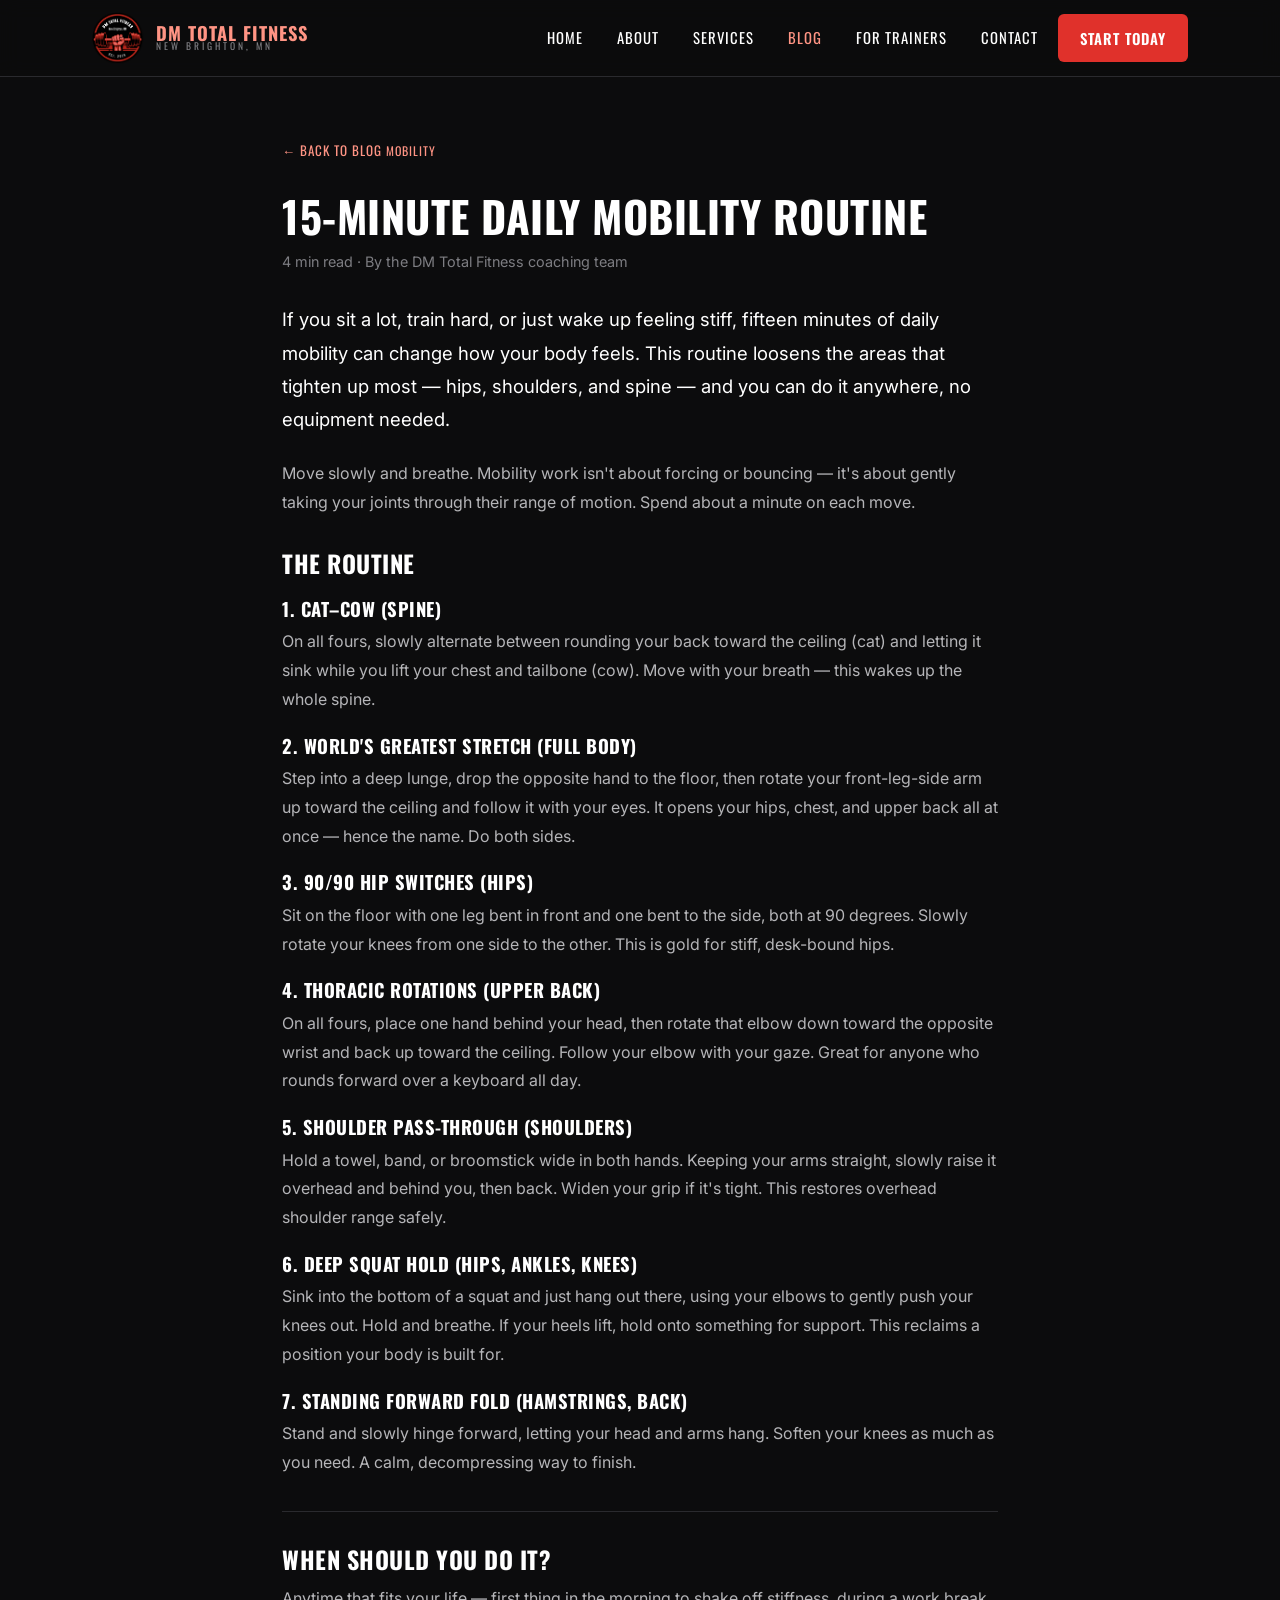
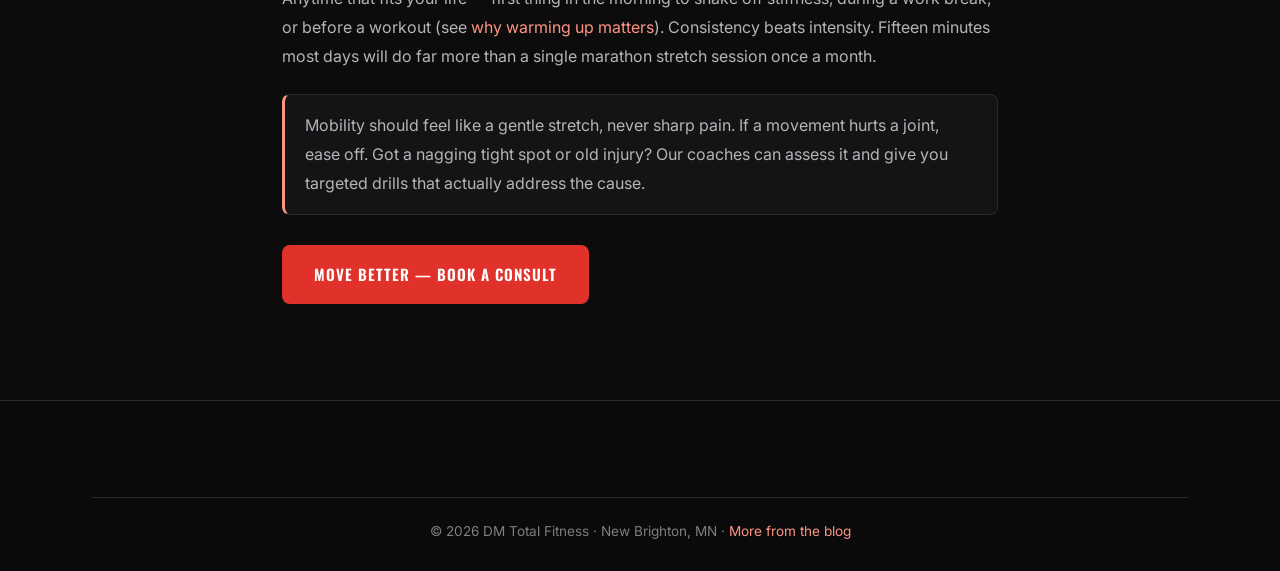
<file: blog/15-minute-mobility-routine.html>
<!DOCTYPE html>
<html lang="en">
<head>
  <meta charset="UTF-8" />
  <meta name="viewport" content="width=device-width, initial-scale=1.0" />
  <title>15-Minute Daily Mobility Routine | DM Total Fitness</title>
  <meta name="description" content="A quick, do-anywhere mobility routine to loosen tight hips, shoulders, and your spine — feel better, move better, and train better." />
  <link rel="icon" type="image/png" href="../assets/img/logo.png" />
  <link rel="preconnect" href="https://fonts.googleapis.com" />
  <link rel="preconnect" href="https://fonts.gstatic.com" crossorigin />
  <link href="https://fonts.googleapis.com/css2?family=Inter:wght@400;500;600;700&family=Oswald:wght@400;500;600;700&display=swap" rel="stylesheet" />
  <link rel="stylesheet" href="../assets/css/style.css" />
</head>
<body>

  <header class="site-header">
    <div class="container nav">
      <a class="brand" href="../index.html">
        <img src="../assets/img/logo.png" alt="DM Total Fitness logo" />
        <span class="brand-name">DM Total Fitness<small>NEW BRIGHTON, MN</small></span>
      </a>
      <button class="nav-toggle" aria-label="Menu"><span></span><span></span><span></span></button>
      <ul class="nav-links">
        <li><a href="../index.html">Home</a></li>
        <li><a href="../about.html">About</a></li>
        <li><a href="../services.html">Services</a></li>
        <li><a href="index.html" class="active">Blog</a></li>
        <li><a href="../trainers.html">For Trainers</a></li>
        <li><a href="../contact.html">Contact</a></li>
        <li><a href="../contact.html" class="btn btn-primary">Start Today</a></li>
      </ul>
    </div>
  </header>

  <main>
    <article class="article">
      <a class="back-link" href="index.html">← Back to Blog</a>
      <span class="post-tag">Mobility</span>
      <h1>15-Minute Daily Mobility Routine</h1>
      <p class="meta">4 min read · By the DM Total Fitness coaching team</p>

      <p class="lead">If you sit a lot, train hard, or just wake up feeling stiff, fifteen minutes of daily mobility can change how your body feels. This routine loosens the areas that tighten up most — hips, shoulders, and spine — and you can do it anywhere, no equipment needed.</p>

      <p>Move slowly and breathe. Mobility work isn't about forcing or bouncing — it's about gently taking your joints through their range of motion. Spend about a minute on each move.</p>

      <h2>The routine</h2>

      <h3>1. Cat–Cow (spine)</h3>
      <p>On all fours, slowly alternate between rounding your back toward the ceiling (cat) and letting it sink while you lift your chest and tailbone (cow). Move with your breath — this wakes up the whole spine.</p>

      <h3>2. World's Greatest Stretch (full body)</h3>
      <p>Step into a deep lunge, drop the opposite hand to the floor, then rotate your front-leg-side arm up toward the ceiling and follow it with your eyes. It opens your hips, chest, and upper back all at once — hence the name. Do both sides.</p>

      <h3>3. 90/90 Hip Switches (hips)</h3>
      <p>Sit on the floor with one leg bent in front and one bent to the side, both at 90 degrees. Slowly rotate your knees from one side to the other. This is gold for stiff, desk-bound hips.</p>

      <h3>4. Thoracic Rotations (upper back)</h3>
      <p>On all fours, place one hand behind your head, then rotate that elbow down toward the opposite wrist and back up toward the ceiling. Follow your elbow with your gaze. Great for anyone who rounds forward over a keyboard all day.</p>

      <h3>5. Shoulder Pass-Through (shoulders)</h3>
      <p>Hold a towel, band, or broomstick wide in both hands. Keeping your arms straight, slowly raise it overhead and behind you, then back. Widen your grip if it's tight. This restores overhead shoulder range safely.</p>

      <h3>6. Deep Squat Hold (hips, ankles, knees)</h3>
      <p>Sink into the bottom of a squat and just hang out there, using your elbows to gently push your knees out. Hold and breathe. If your heels lift, hold onto something for support. This reclaims a position your body is built for.</p>

      <h3>7. Standing Forward Fold (hamstrings, back)</h3>
      <p>Stand and slowly hinge forward, letting your head and arms hang. Soften your knees as much as you need. A calm, decompressing way to finish.</p>

      <hr />

      <h2>When should you do it?</h2>
      <p>Anytime that fits your life — first thing in the morning to shake off stiffness, during a work break, or before a workout (see <a href="why-mobility-before-exercise.html">why warming up matters</a>). Consistency beats intensity. Fifteen minutes most days will do far more than a single marathon stretch session once a month.</p>

      <p class="note">Mobility should feel like a gentle stretch, never sharp pain. If a movement hurts a joint, ease off. Got a nagging tight spot or old injury? Our coaches can assess it and give you targeted drills that actually address the cause.</p>

      <p style="margin-top:30px;"><a class="btn btn-primary" href="../contact.html">Move Better — Book a Consult</a></p>
    </article>
  </main>

  <footer class="site-footer">
    <div class="container">
      <div class="footer-bottom">
        © 2026 DM Total Fitness · New Brighton, MN · <a href="index.html">More from the blog</a>
      </div>
    </div>
  </footer>

  <script src="../assets/js/main.js"></script>
</body>
</html>
</file>
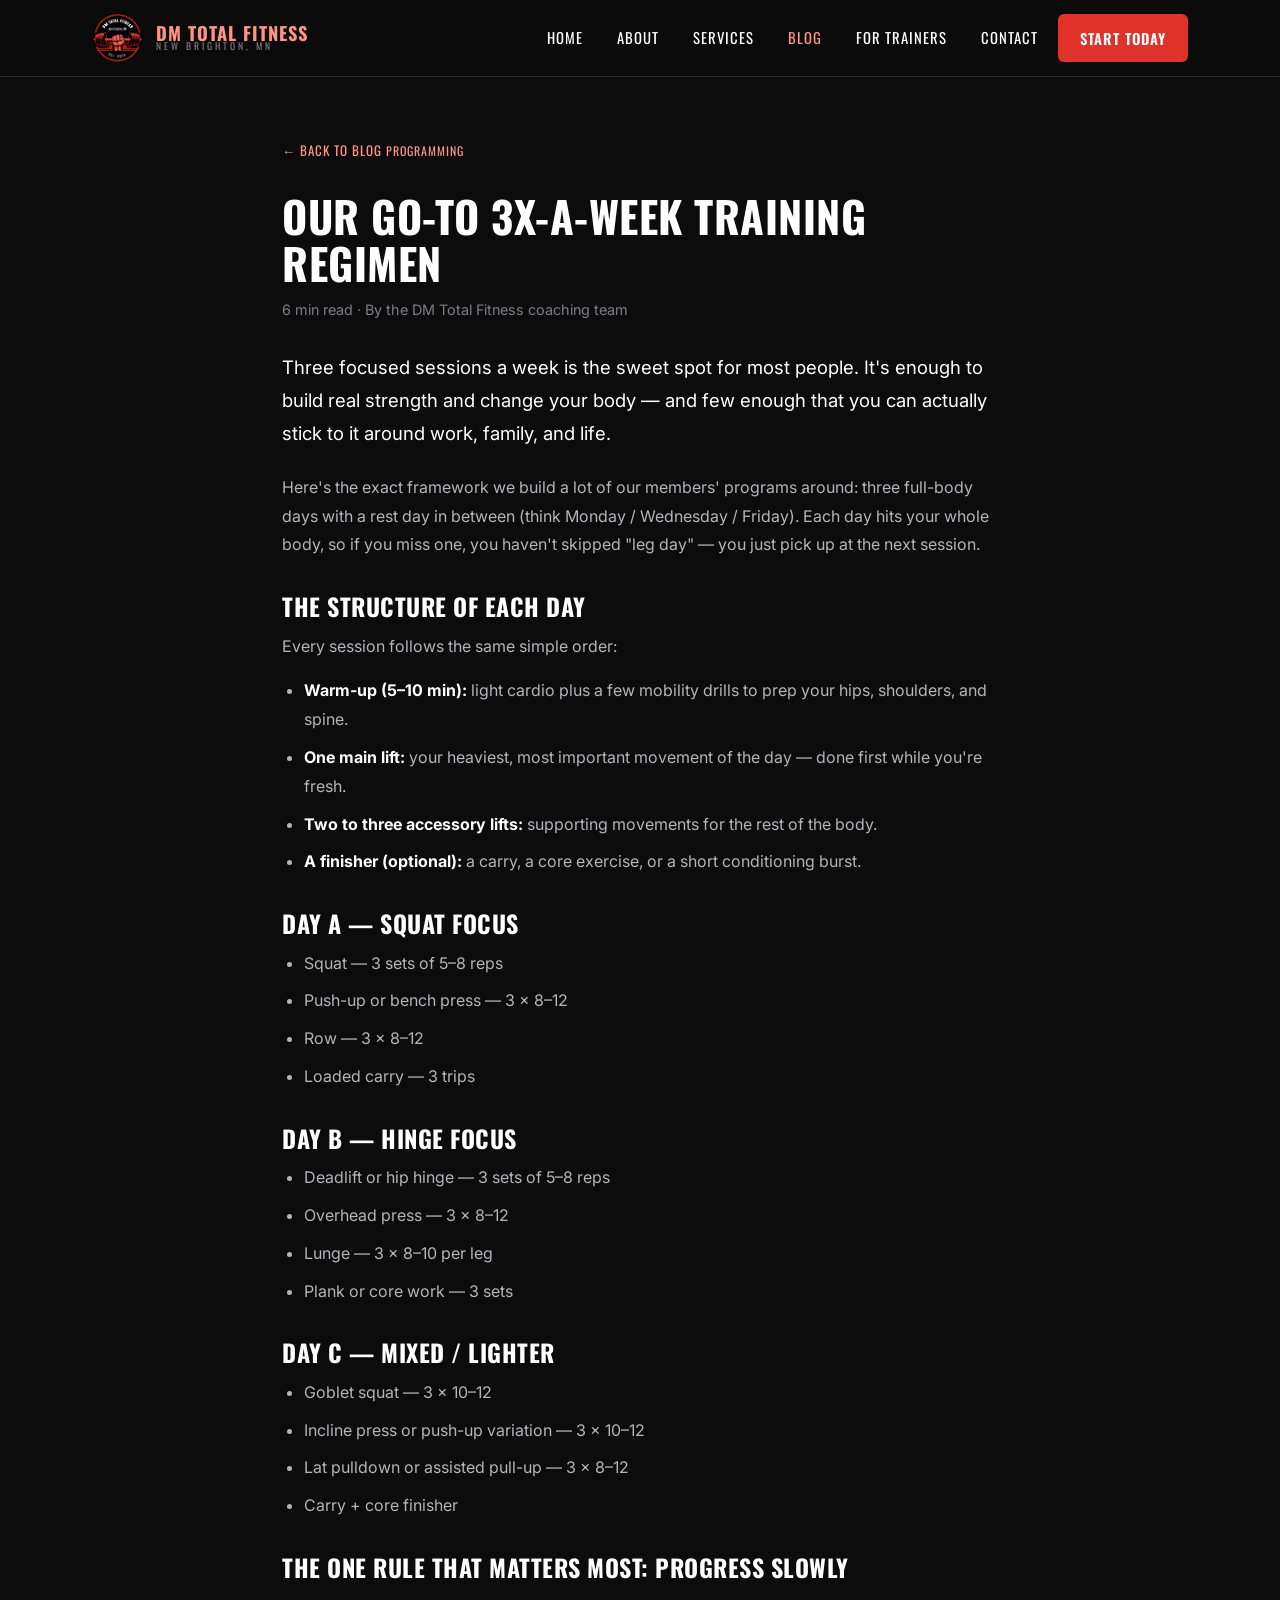
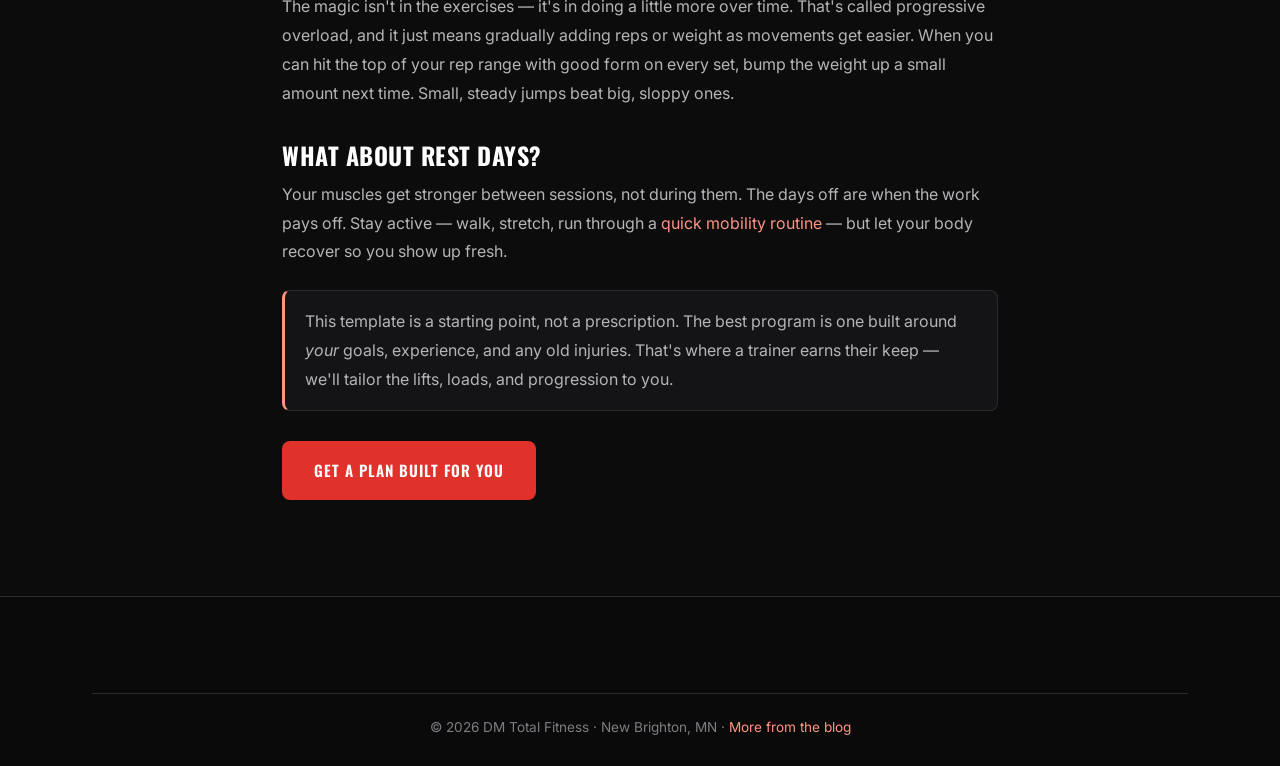
<file: blog/3x-week-training-regimen.html>
<!DOCTYPE html>
<html lang="en">
<head>
  <meta charset="UTF-8" />
  <meta name="viewport" content="width=device-width, initial-scale=1.0" />
  <title>Our Go-To 3x-a-Week Training Regimen | DM Total Fitness</title>
  <meta name="description" content="A simple, effective full-body training split you can run three days a week — built for busy people who still want real strength results." />
  <link rel="icon" type="image/png" href="../assets/img/logo.png" />
  <link rel="preconnect" href="https://fonts.googleapis.com" />
  <link rel="preconnect" href="https://fonts.gstatic.com" crossorigin />
  <link href="https://fonts.googleapis.com/css2?family=Inter:wght@400;500;600;700&family=Oswald:wght@400;500;600;700&display=swap" rel="stylesheet" />
  <link rel="stylesheet" href="../assets/css/style.css" />
</head>
<body>

  <header class="site-header">
    <div class="container nav">
      <a class="brand" href="../index.html">
        <img src="../assets/img/logo.png" alt="DM Total Fitness logo" />
        <span class="brand-name">DM Total Fitness<small>NEW BRIGHTON, MN</small></span>
      </a>
      <button class="nav-toggle" aria-label="Menu"><span></span><span></span><span></span></button>
      <ul class="nav-links">
        <li><a href="../index.html">Home</a></li>
        <li><a href="../about.html">About</a></li>
        <li><a href="../services.html">Services</a></li>
        <li><a href="index.html" class="active">Blog</a></li>
        <li><a href="../trainers.html">For Trainers</a></li>
        <li><a href="../contact.html">Contact</a></li>
        <li><a href="../contact.html" class="btn btn-primary">Start Today</a></li>
      </ul>
    </div>
  </header>

  <main>
    <article class="article">
      <a class="back-link" href="index.html">← Back to Blog</a>
      <span class="post-tag">Programming</span>
      <h1>Our Go-To 3x-a-Week Training Regimen</h1>
      <p class="meta">6 min read · By the DM Total Fitness coaching team</p>

      <p class="lead">Three focused sessions a week is the sweet spot for most people. It's enough to build real strength and change your body — and few enough that you can actually stick to it around work, family, and life.</p>

      <p>Here's the exact framework we build a lot of our members' programs around: three full-body days with a rest day in between (think Monday / Wednesday / Friday). Each day hits your whole body, so if you miss one, you haven't skipped "leg day" — you just pick up at the next session.</p>

      <h2>The structure of each day</h2>
      <p>Every session follows the same simple order:</p>
      <ul>
        <li><strong>Warm-up (5–10 min):</strong> light cardio plus a few mobility drills to prep your hips, shoulders, and spine.</li>
        <li><strong>One main lift:</strong> your heaviest, most important movement of the day — done first while you're fresh.</li>
        <li><strong>Two to three accessory lifts:</strong> supporting movements for the rest of the body.</li>
        <li><strong>A finisher (optional):</strong> a carry, a core exercise, or a short conditioning burst.</li>
      </ul>

      <h2>Day A — Squat focus</h2>
      <ul>
        <li>Squat — 3 sets of 5–8 reps</li>
        <li>Push-up or bench press — 3 × 8–12</li>
        <li>Row — 3 × 8–12</li>
        <li>Loaded carry — 3 trips</li>
      </ul>

      <h2>Day B — Hinge focus</h2>
      <ul>
        <li>Deadlift or hip hinge — 3 sets of 5–8 reps</li>
        <li>Overhead press — 3 × 8–12</li>
        <li>Lunge — 3 × 8–10 per leg</li>
        <li>Plank or core work — 3 sets</li>
      </ul>

      <h2>Day C — Mixed / lighter</h2>
      <ul>
        <li>Goblet squat — 3 × 10–12</li>
        <li>Incline press or push-up variation — 3 × 10–12</li>
        <li>Lat pulldown or assisted pull-up — 3 × 8–12</li>
        <li>Carry + core finisher</li>
      </ul>

      <h2>The one rule that matters most: progress slowly</h2>
      <p>The magic isn't in the exercises — it's in doing a little more over time. That's called progressive overload, and it just means gradually adding reps or weight as movements get easier. When you can hit the top of your rep range with good form on every set, bump the weight up a small amount next time. Small, steady jumps beat big, sloppy ones.</p>

      <h2>What about rest days?</h2>
      <p>Your muscles get stronger between sessions, not during them. The days off are when the work pays off. Stay active — walk, stretch, run through a <a href="15-minute-mobility-routine.html">quick mobility routine</a> — but let your body recover so you show up fresh.</p>

      <p class="note">This template is a starting point, not a prescription. The best program is one built around <em>your</em> goals, experience, and any old injuries. That's where a trainer earns their keep — we'll tailor the lifts, loads, and progression to you.</p>

      <p style="margin-top:30px;"><a class="btn btn-primary" href="../contact.html">Get a Plan Built for You</a></p>
    </article>
  </main>

  <footer class="site-footer">
    <div class="container">
      <div class="footer-bottom">
        © 2026 DM Total Fitness · New Brighton, MN · <a href="index.html">More from the blog</a>
      </div>
    </div>
  </footer>

  <script src="../assets/js/main.js"></script>
</body>
</html>
</file>
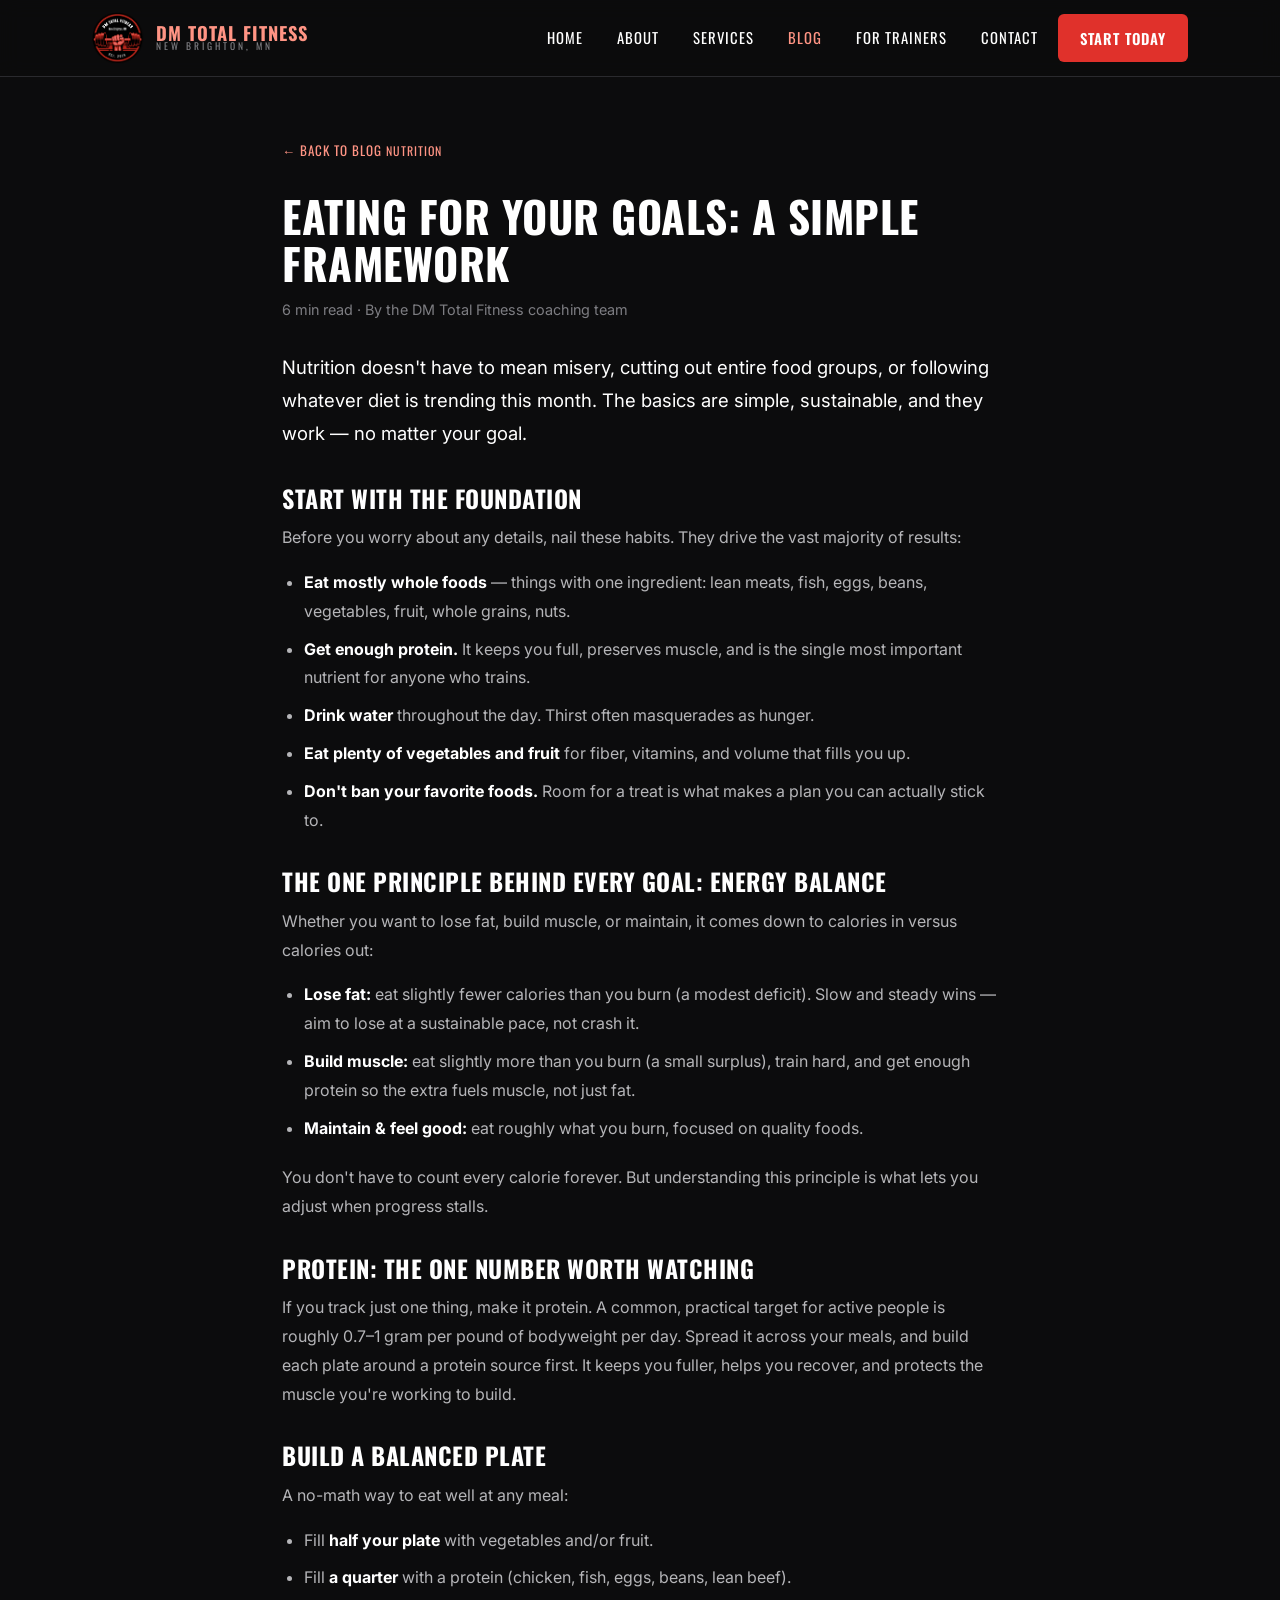
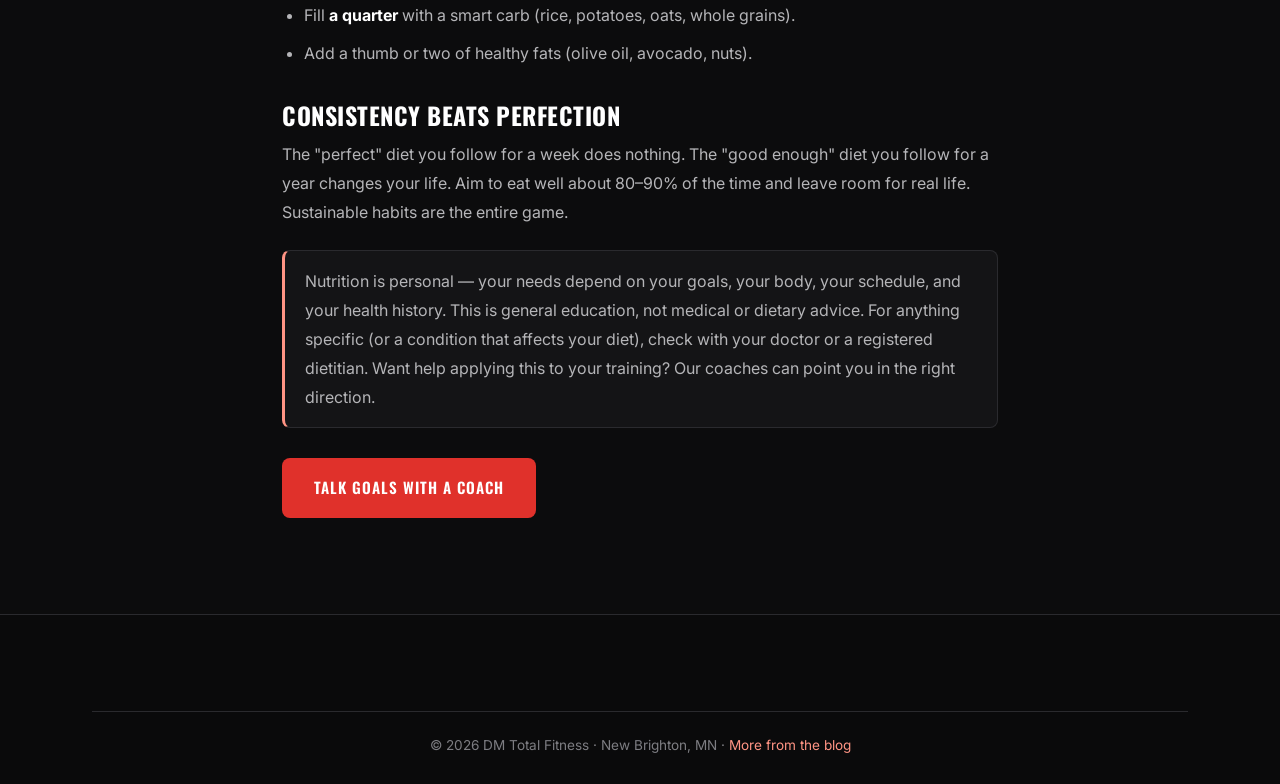
<file: blog/eating-for-your-goals.html>
<!DOCTYPE html>
<html lang="en">
<head>
  <meta charset="UTF-8" />
  <meta name="viewport" content="width=device-width, initial-scale=1.0" />
  <title>Eating for Your Goals: A Simple Framework | DM Total Fitness</title>
  <meta name="description" content="No fad diets, no extremes — a practical, sustainable framework for eating to support fat loss, muscle gain, or just feeling your best." />
  <link rel="icon" type="image/png" href="../assets/img/logo.png" />
  <link rel="preconnect" href="https://fonts.googleapis.com" />
  <link rel="preconnect" href="https://fonts.gstatic.com" crossorigin />
  <link href="https://fonts.googleapis.com/css2?family=Inter:wght@400;500;600;700&family=Oswald:wght@400;500;600;700&display=swap" rel="stylesheet" />
  <link rel="stylesheet" href="../assets/css/style.css" />
</head>
<body>

  <header class="site-header">
    <div class="container nav">
      <a class="brand" href="../index.html">
        <img src="../assets/img/logo.png" alt="DM Total Fitness logo" />
        <span class="brand-name">DM Total Fitness<small>NEW BRIGHTON, MN</small></span>
      </a>
      <button class="nav-toggle" aria-label="Menu"><span></span><span></span><span></span></button>
      <ul class="nav-links">
        <li><a href="../index.html">Home</a></li>
        <li><a href="../about.html">About</a></li>
        <li><a href="../services.html">Services</a></li>
        <li><a href="index.html" class="active">Blog</a></li>
        <li><a href="../trainers.html">For Trainers</a></li>
        <li><a href="../contact.html">Contact</a></li>
        <li><a href="../contact.html" class="btn btn-primary">Start Today</a></li>
      </ul>
    </div>
  </header>

  <main>
    <article class="article">
      <a class="back-link" href="index.html">← Back to Blog</a>
      <span class="post-tag">Nutrition</span>
      <h1>Eating for Your Goals: A Simple Framework</h1>
      <p class="meta">6 min read · By the DM Total Fitness coaching team</p>

      <p class="lead">Nutrition doesn't have to mean misery, cutting out entire food groups, or following whatever diet is trending this month. The basics are simple, sustainable, and they work — no matter your goal.</p>

      <h2>Start with the foundation</h2>
      <p>Before you worry about any details, nail these habits. They drive the vast majority of results:</p>
      <ul>
        <li><strong>Eat mostly whole foods</strong> — things with one ingredient: lean meats, fish, eggs, beans, vegetables, fruit, whole grains, nuts.</li>
        <li><strong>Get enough protein.</strong> It keeps you full, preserves muscle, and is the single most important nutrient for anyone who trains.</li>
        <li><strong>Drink water</strong> throughout the day. Thirst often masquerades as hunger.</li>
        <li><strong>Eat plenty of vegetables and fruit</strong> for fiber, vitamins, and volume that fills you up.</li>
        <li><strong>Don't ban your favorite foods.</strong> Room for a treat is what makes a plan you can actually stick to.</li>
      </ul>

      <h2>The one principle behind every goal: energy balance</h2>
      <p>Whether you want to lose fat, build muscle, or maintain, it comes down to calories in versus calories out:</p>
      <ul>
        <li><strong>Lose fat:</strong> eat slightly fewer calories than you burn (a modest deficit). Slow and steady wins — aim to lose at a sustainable pace, not crash it.</li>
        <li><strong>Build muscle:</strong> eat slightly more than you burn (a small surplus), train hard, and get enough protein so the extra fuels muscle, not just fat.</li>
        <li><strong>Maintain &amp; feel good:</strong> eat roughly what you burn, focused on quality foods.</li>
      </ul>
      <p>You don't have to count every calorie forever. But understanding this principle is what lets you adjust when progress stalls.</p>

      <h2>Protein: the one number worth watching</h2>
      <p>If you track just one thing, make it protein. A common, practical target for active people is roughly 0.7–1 gram per pound of bodyweight per day. Spread it across your meals, and build each plate around a protein source first. It keeps you fuller, helps you recover, and protects the muscle you're working to build.</p>

      <h2>Build a balanced plate</h2>
      <p>A no-math way to eat well at any meal:</p>
      <ul>
        <li>Fill <strong>half your plate</strong> with vegetables and/or fruit.</li>
        <li>Fill <strong>a quarter</strong> with a protein (chicken, fish, eggs, beans, lean beef).</li>
        <li>Fill <strong>a quarter</strong> with a smart carb (rice, potatoes, oats, whole grains).</li>
        <li>Add a thumb or two of healthy fats (olive oil, avocado, nuts).</li>
      </ul>

      <h2>Consistency beats perfection</h2>
      <p>The "perfect" diet you follow for a week does nothing. The "good enough" diet you follow for a year changes your life. Aim to eat well about 80–90% of the time and leave room for real life. Sustainable habits are the entire game.</p>

      <p class="note">Nutrition is personal — your needs depend on your goals, your body, your schedule, and your health history. This is general education, not medical or dietary advice. For anything specific (or a condition that affects your diet), check with your doctor or a registered dietitian. Want help applying this to your training? Our coaches can point you in the right direction.</p>

      <p style="margin-top:30px;"><a class="btn btn-primary" href="../contact.html">Talk Goals With a Coach</a></p>
    </article>
  </main>

  <footer class="site-footer">
    <div class="container">
      <div class="footer-bottom">
        © 2026 DM Total Fitness · New Brighton, MN · <a href="index.html">More from the blog</a>
      </div>
    </div>
  </footer>

  <script src="../assets/js/main.js"></script>
</body>
</html>
</file>
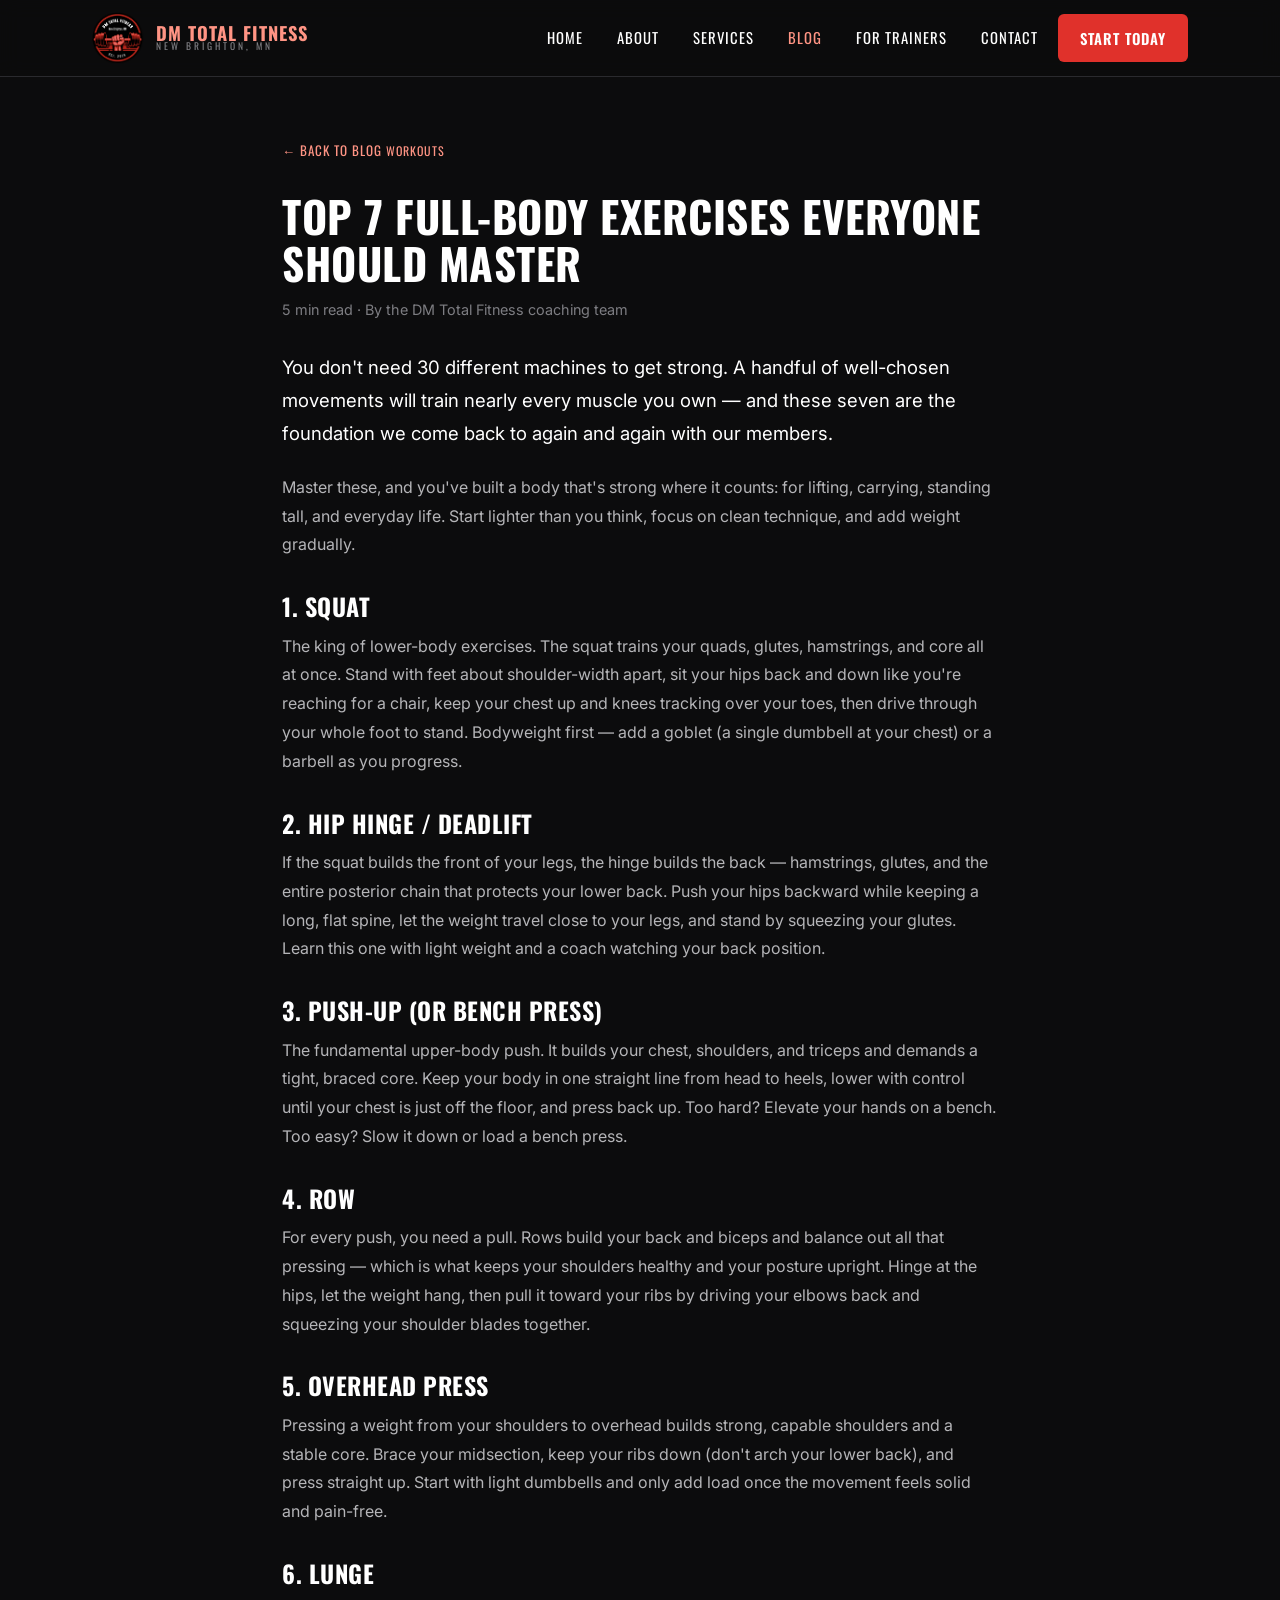
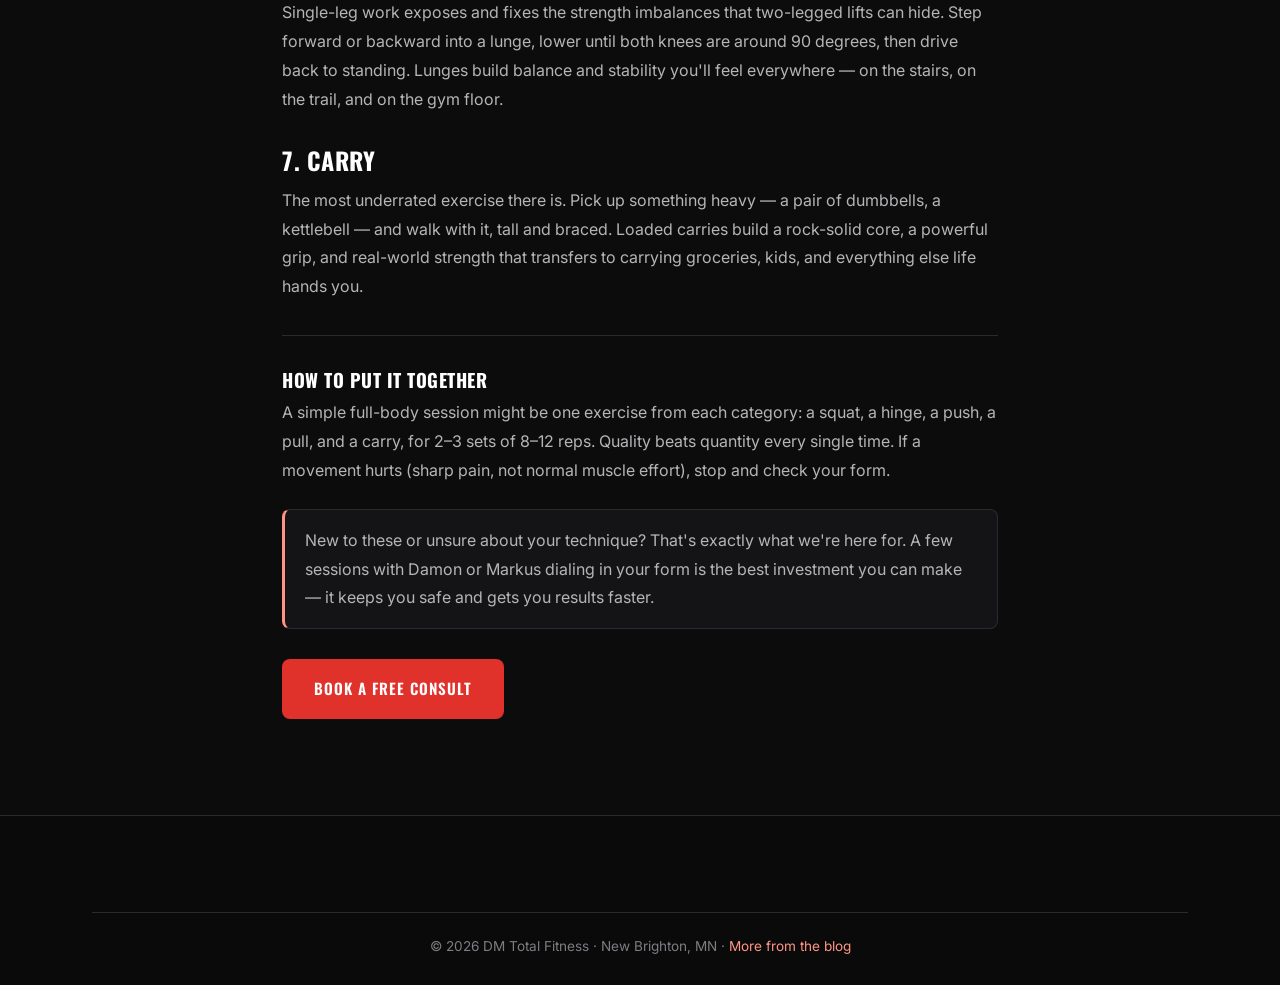
<file: blog/top-7-full-body-exercises.html>
<!DOCTYPE html>
<html lang="en">
<head>
  <meta charset="UTF-8" />
  <meta name="viewport" content="width=device-width, initial-scale=1.0" />
  <title>Top 7 Full-Body Exercises Everyone Should Master | DM Total Fitness</title>
  <meta name="description" content="The seven foundational movements that build strength head to toe — what they work and how to do each one safely, from the coaches at DM Total Fitness." />
  <link rel="icon" type="image/png" href="../assets/img/logo.png" />
  <link rel="preconnect" href="https://fonts.googleapis.com" />
  <link rel="preconnect" href="https://fonts.gstatic.com" crossorigin />
  <link href="https://fonts.googleapis.com/css2?family=Inter:wght@400;500;600;700&family=Oswald:wght@400;500;600;700&display=swap" rel="stylesheet" />
  <link rel="stylesheet" href="../assets/css/style.css" />
</head>
<body>

  <header class="site-header">
    <div class="container nav">
      <a class="brand" href="../index.html">
        <img src="../assets/img/logo.png" alt="DM Total Fitness logo" />
        <span class="brand-name">DM Total Fitness<small>NEW BRIGHTON, MN</small></span>
      </a>
      <button class="nav-toggle" aria-label="Menu"><span></span><span></span><span></span></button>
      <ul class="nav-links">
        <li><a href="../index.html">Home</a></li>
        <li><a href="../about.html">About</a></li>
        <li><a href="../services.html">Services</a></li>
        <li><a href="index.html" class="active">Blog</a></li>
        <li><a href="../trainers.html">For Trainers</a></li>
        <li><a href="../contact.html">Contact</a></li>
        <li><a href="../contact.html" class="btn btn-primary">Start Today</a></li>
      </ul>
    </div>
  </header>

  <main>
    <article class="article">
      <a class="back-link" href="index.html">← Back to Blog</a>
      <span class="post-tag">Workouts</span>
      <h1>Top 7 Full-Body Exercises Everyone Should Master</h1>
      <p class="meta">5 min read · By the DM Total Fitness coaching team</p>

      <p class="lead">You don't need 30 different machines to get strong. A handful of well-chosen movements will train nearly every muscle you own — and these seven are the foundation we come back to again and again with our members.</p>

      <p>Master these, and you've built a body that's strong where it counts: for lifting, carrying, standing tall, and everyday life. Start lighter than you think, focus on clean technique, and add weight gradually.</p>

      <h2>1. Squat</h2>
      <p>The king of lower-body exercises. The squat trains your quads, glutes, hamstrings, and core all at once. Stand with feet about shoulder-width apart, sit your hips back and down like you're reaching for a chair, keep your chest up and knees tracking over your toes, then drive through your whole foot to stand. Bodyweight first — add a goblet (a single dumbbell at your chest) or a barbell as you progress.</p>

      <h2>2. Hip Hinge / Deadlift</h2>
      <p>If the squat builds the front of your legs, the hinge builds the back — hamstrings, glutes, and the entire posterior chain that protects your lower back. Push your hips backward while keeping a long, flat spine, let the weight travel close to your legs, and stand by squeezing your glutes. Learn this one with light weight and a coach watching your back position.</p>

      <h2>3. Push-Up (or Bench Press)</h2>
      <p>The fundamental upper-body push. It builds your chest, shoulders, and triceps and demands a tight, braced core. Keep your body in one straight line from head to heels, lower with control until your chest is just off the floor, and press back up. Too hard? Elevate your hands on a bench. Too easy? Slow it down or load a bench press.</p>

      <h2>4. Row</h2>
      <p>For every push, you need a pull. Rows build your back and biceps and balance out all that pressing — which is what keeps your shoulders healthy and your posture upright. Hinge at the hips, let the weight hang, then pull it toward your ribs by driving your elbows back and squeezing your shoulder blades together.</p>

      <h2>5. Overhead Press</h2>
      <p>Pressing a weight from your shoulders to overhead builds strong, capable shoulders and a stable core. Brace your midsection, keep your ribs down (don't arch your lower back), and press straight up. Start with light dumbbells and only add load once the movement feels solid and pain-free.</p>

      <h2>6. Lunge</h2>
      <p>Single-leg work exposes and fixes the strength imbalances that two-legged lifts can hide. Step forward or backward into a lunge, lower until both knees are around 90 degrees, then drive back to standing. Lunges build balance and stability you'll feel everywhere — on the stairs, on the trail, and on the gym floor.</p>

      <h2>7. Carry</h2>
      <p>The most underrated exercise there is. Pick up something heavy — a pair of dumbbells, a kettlebell — and walk with it, tall and braced. Loaded carries build a rock-solid core, a powerful grip, and real-world strength that transfers to carrying groceries, kids, and everything else life hands you.</p>

      <hr />

      <h3>How to put it together</h3>
      <p>A simple full-body session might be one exercise from each category: a squat, a hinge, a push, a pull, and a carry, for 2–3 sets of 8–12 reps. Quality beats quantity every single time. If a movement hurts (sharp pain, not normal muscle effort), stop and check your form.</p>

      <p class="note">New to these or unsure about your technique? That's exactly what we're here for. A few sessions with Damon or Markus dialing in your form is the best investment you can make — it keeps you safe and gets you results faster.</p>

      <p style="margin-top:30px;"><a class="btn btn-primary" href="../contact.html">Book a Free Consult</a></p>
    </article>
  </main>

  <footer class="site-footer">
    <div class="container">
      <div class="footer-bottom">
        © 2026 DM Total Fitness · New Brighton, MN · <a href="index.html">More from the blog</a>
      </div>
    </div>
  </footer>

  <script src="../assets/js/main.js"></script>
</body>
</html>
</file>
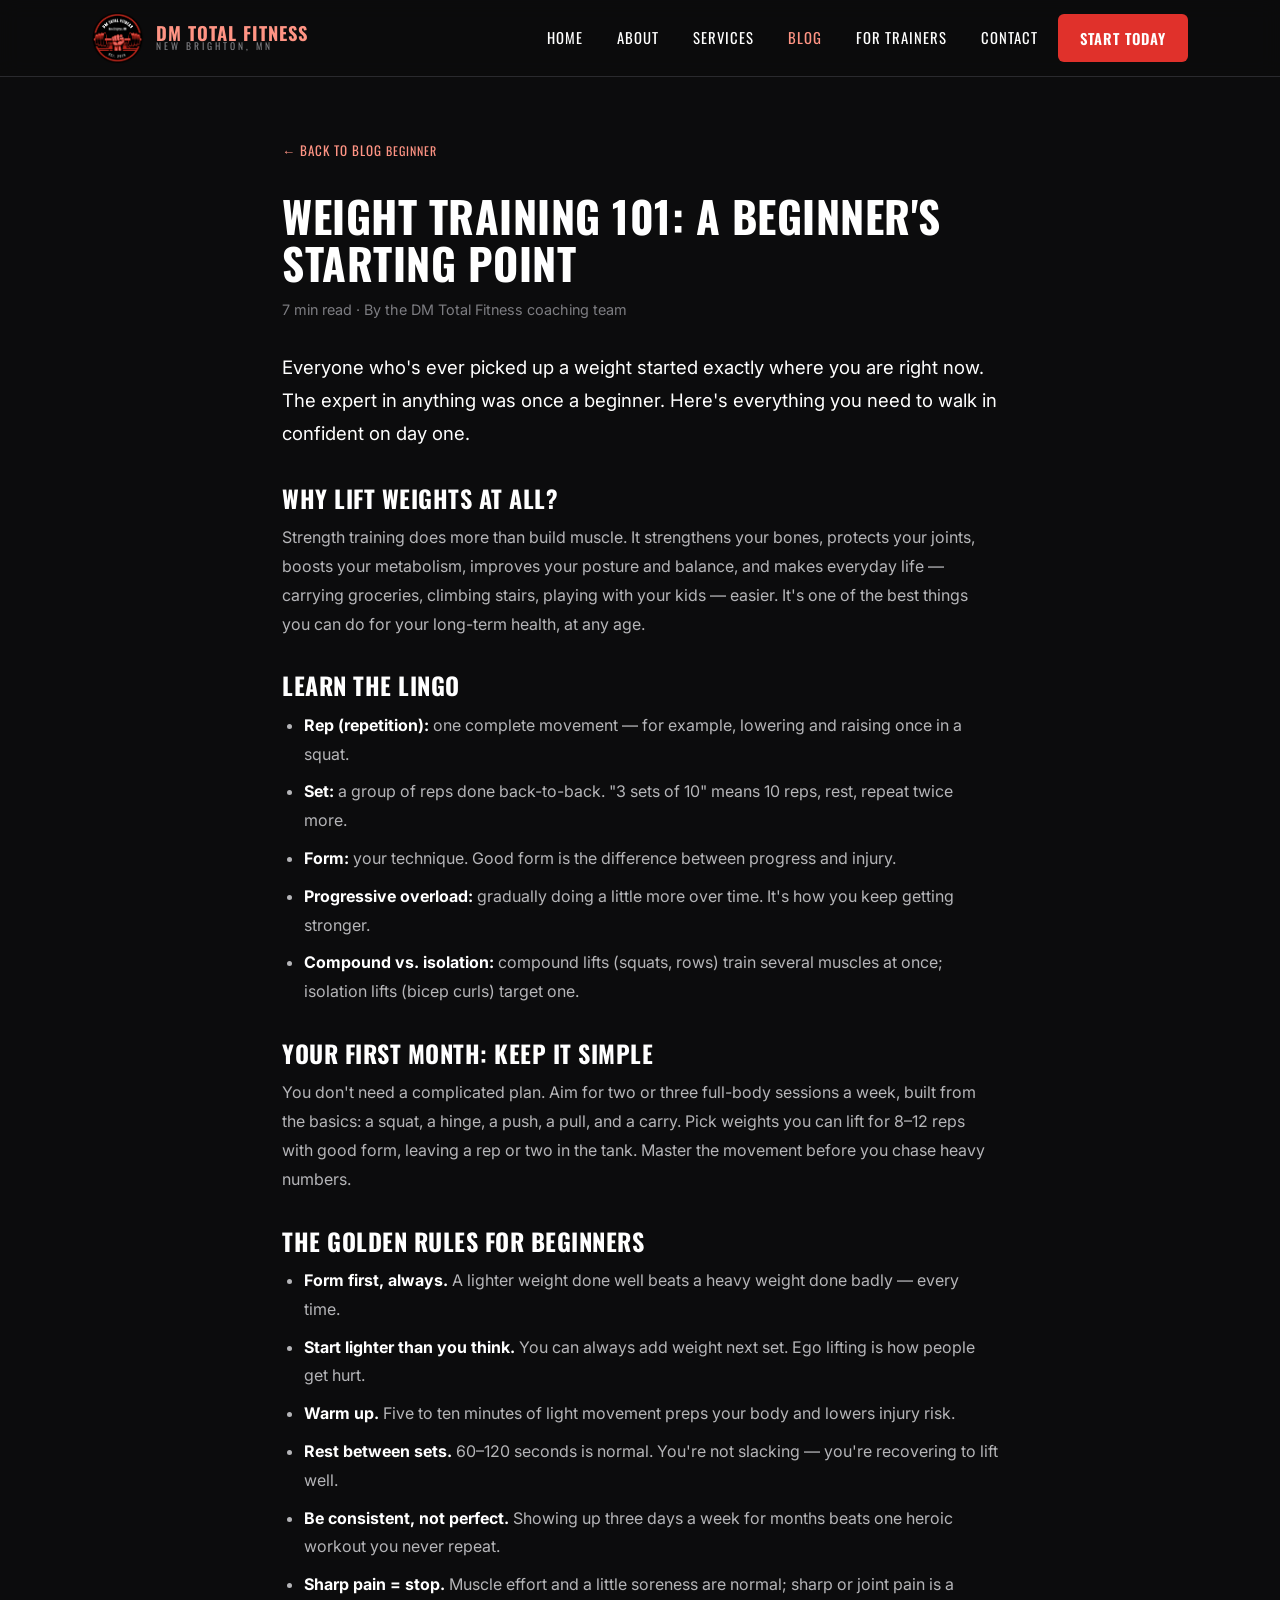
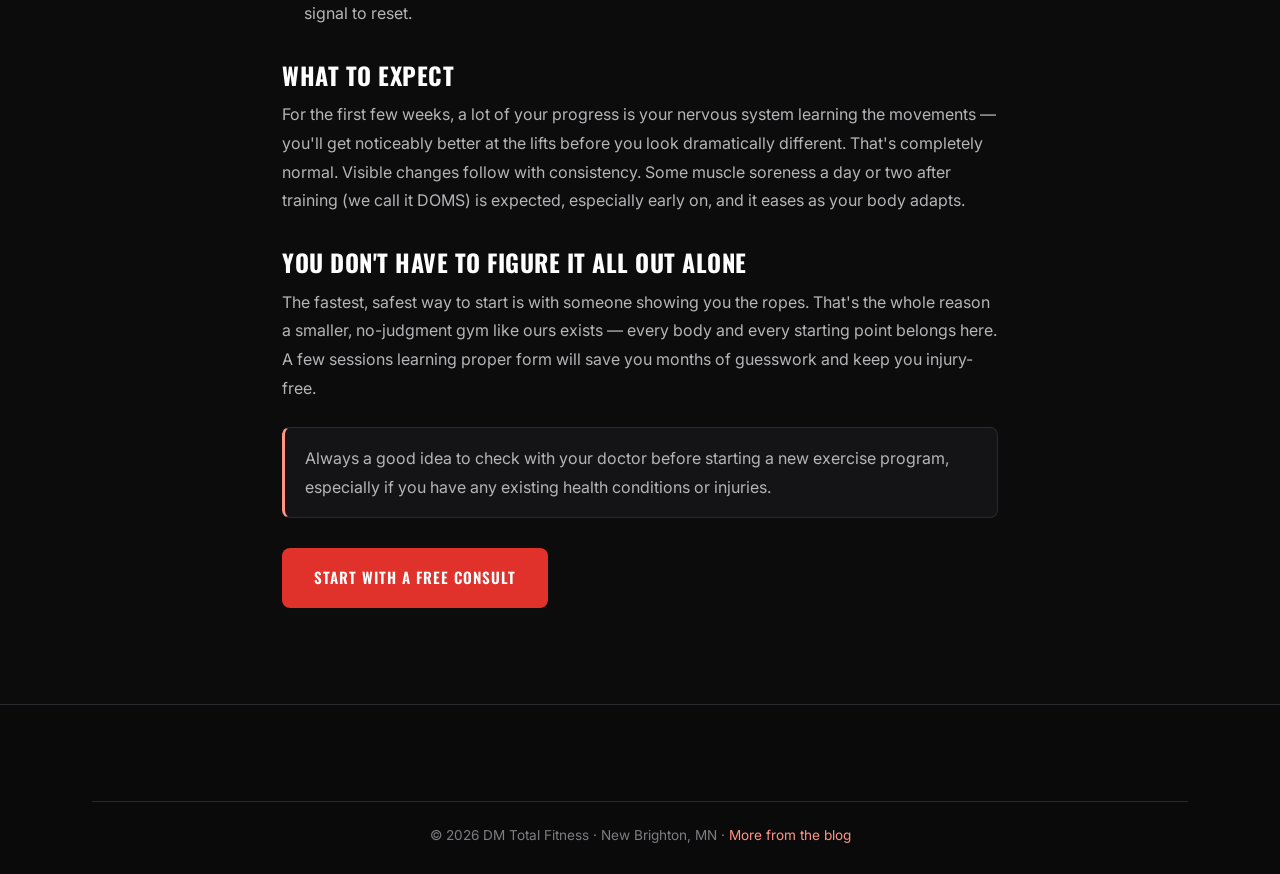
<file: blog/weight-training-101.html>
<!DOCTYPE html>
<html lang="en">
<head>
  <meta charset="UTF-8" />
  <meta name="viewport" content="width=device-width, initial-scale=1.0" />
  <title>Weight Training 101: A Beginner's Starting Point | DM Total Fitness</title>
  <meta name="description" content="New to lifting? Here's a friendly, no-judgment guide to walking into the gym confident — the gear, the lingo, your first workout, and how to stay safe." />
  <link rel="icon" type="image/png" href="../assets/img/logo.png" />
  <link rel="preconnect" href="https://fonts.googleapis.com" />
  <link rel="preconnect" href="https://fonts.gstatic.com" crossorigin />
  <link href="https://fonts.googleapis.com/css2?family=Inter:wght@400;500;600;700&family=Oswald:wght@400;500;600;700&display=swap" rel="stylesheet" />
  <link rel="stylesheet" href="../assets/css/style.css" />
</head>
<body>

  <header class="site-header">
    <div class="container nav">
      <a class="brand" href="../index.html">
        <img src="../assets/img/logo.png" alt="DM Total Fitness logo" />
        <span class="brand-name">DM Total Fitness<small>NEW BRIGHTON, MN</small></span>
      </a>
      <button class="nav-toggle" aria-label="Menu"><span></span><span></span><span></span></button>
      <ul class="nav-links">
        <li><a href="../index.html">Home</a></li>
        <li><a href="../about.html">About</a></li>
        <li><a href="../services.html">Services</a></li>
        <li><a href="index.html" class="active">Blog</a></li>
        <li><a href="../trainers.html">For Trainers</a></li>
        <li><a href="../contact.html">Contact</a></li>
        <li><a href="../contact.html" class="btn btn-primary">Start Today</a></li>
      </ul>
    </div>
  </header>

  <main>
    <article class="article">
      <a class="back-link" href="index.html">← Back to Blog</a>
      <span class="post-tag">Beginner</span>
      <h1>Weight Training 101: A Beginner's Starting Point</h1>
      <p class="meta">7 min read · By the DM Total Fitness coaching team</p>

      <p class="lead">Everyone who's ever picked up a weight started exactly where you are right now. The expert in anything was once a beginner. Here's everything you need to walk in confident on day one.</p>

      <h2>Why lift weights at all?</h2>
      <p>Strength training does more than build muscle. It strengthens your bones, protects your joints, boosts your metabolism, improves your posture and balance, and makes everyday life — carrying groceries, climbing stairs, playing with your kids — easier. It's one of the best things you can do for your long-term health, at any age.</p>

      <h2>Learn the lingo</h2>
      <ul>
        <li><strong>Rep (repetition):</strong> one complete movement — for example, lowering and raising once in a squat.</li>
        <li><strong>Set:</strong> a group of reps done back-to-back. "3 sets of 10" means 10 reps, rest, repeat twice more.</li>
        <li><strong>Form:</strong> your technique. Good form is the difference between progress and injury.</li>
        <li><strong>Progressive overload:</strong> gradually doing a little more over time. It's how you keep getting stronger.</li>
        <li><strong>Compound vs. isolation:</strong> compound lifts (squats, rows) train several muscles at once; isolation lifts (bicep curls) target one.</li>
      </ul>

      <h2>Your first month: keep it simple</h2>
      <p>You don't need a complicated plan. Aim for two or three full-body sessions a week, built from the basics: a squat, a hinge, a push, a pull, and a carry. Pick weights you can lift for 8–12 reps with good form, leaving a rep or two in the tank. Master the movement before you chase heavy numbers.</p>

      <h2>The golden rules for beginners</h2>
      <ul>
        <li><strong>Form first, always.</strong> A lighter weight done well beats a heavy weight done badly — every time.</li>
        <li><strong>Start lighter than you think.</strong> You can always add weight next set. Ego lifting is how people get hurt.</li>
        <li><strong>Warm up.</strong> Five to ten minutes of light movement preps your body and lowers injury risk.</li>
        <li><strong>Rest between sets.</strong> 60–120 seconds is normal. You're not slacking — you're recovering to lift well.</li>
        <li><strong>Be consistent, not perfect.</strong> Showing up three days a week for months beats one heroic workout you never repeat.</li>
        <li><strong>Sharp pain = stop.</strong> Muscle effort and a little soreness are normal; sharp or joint pain is a signal to reset.</li>
      </ul>

      <h2>What to expect</h2>
      <p>For the first few weeks, a lot of your progress is your nervous system learning the movements — you'll get noticeably better at the lifts before you look dramatically different. That's completely normal. Visible changes follow with consistency. Some muscle soreness a day or two after training (we call it DOMS) is expected, especially early on, and it eases as your body adapts.</p>

      <h2>You don't have to figure it all out alone</h2>
      <p>The fastest, safest way to start is with someone showing you the ropes. That's the whole reason a smaller, no-judgment gym like ours exists — every body and every starting point belongs here. A few sessions learning proper form will save you months of guesswork and keep you injury-free.</p>

      <p class="note">Always a good idea to check with your doctor before starting a new exercise program, especially if you have any existing health conditions or injuries.</p>

      <p style="margin-top:30px;"><a class="btn btn-primary" href="../contact.html">Start With a Free Consult</a></p>
    </article>
  </main>

  <footer class="site-footer">
    <div class="container">
      <div class="footer-bottom">
        © 2026 DM Total Fitness · New Brighton, MN · <a href="index.html">More from the blog</a>
      </div>
    </div>
  </footer>

  <script src="../assets/js/main.js"></script>
</body>
</html>
</file>
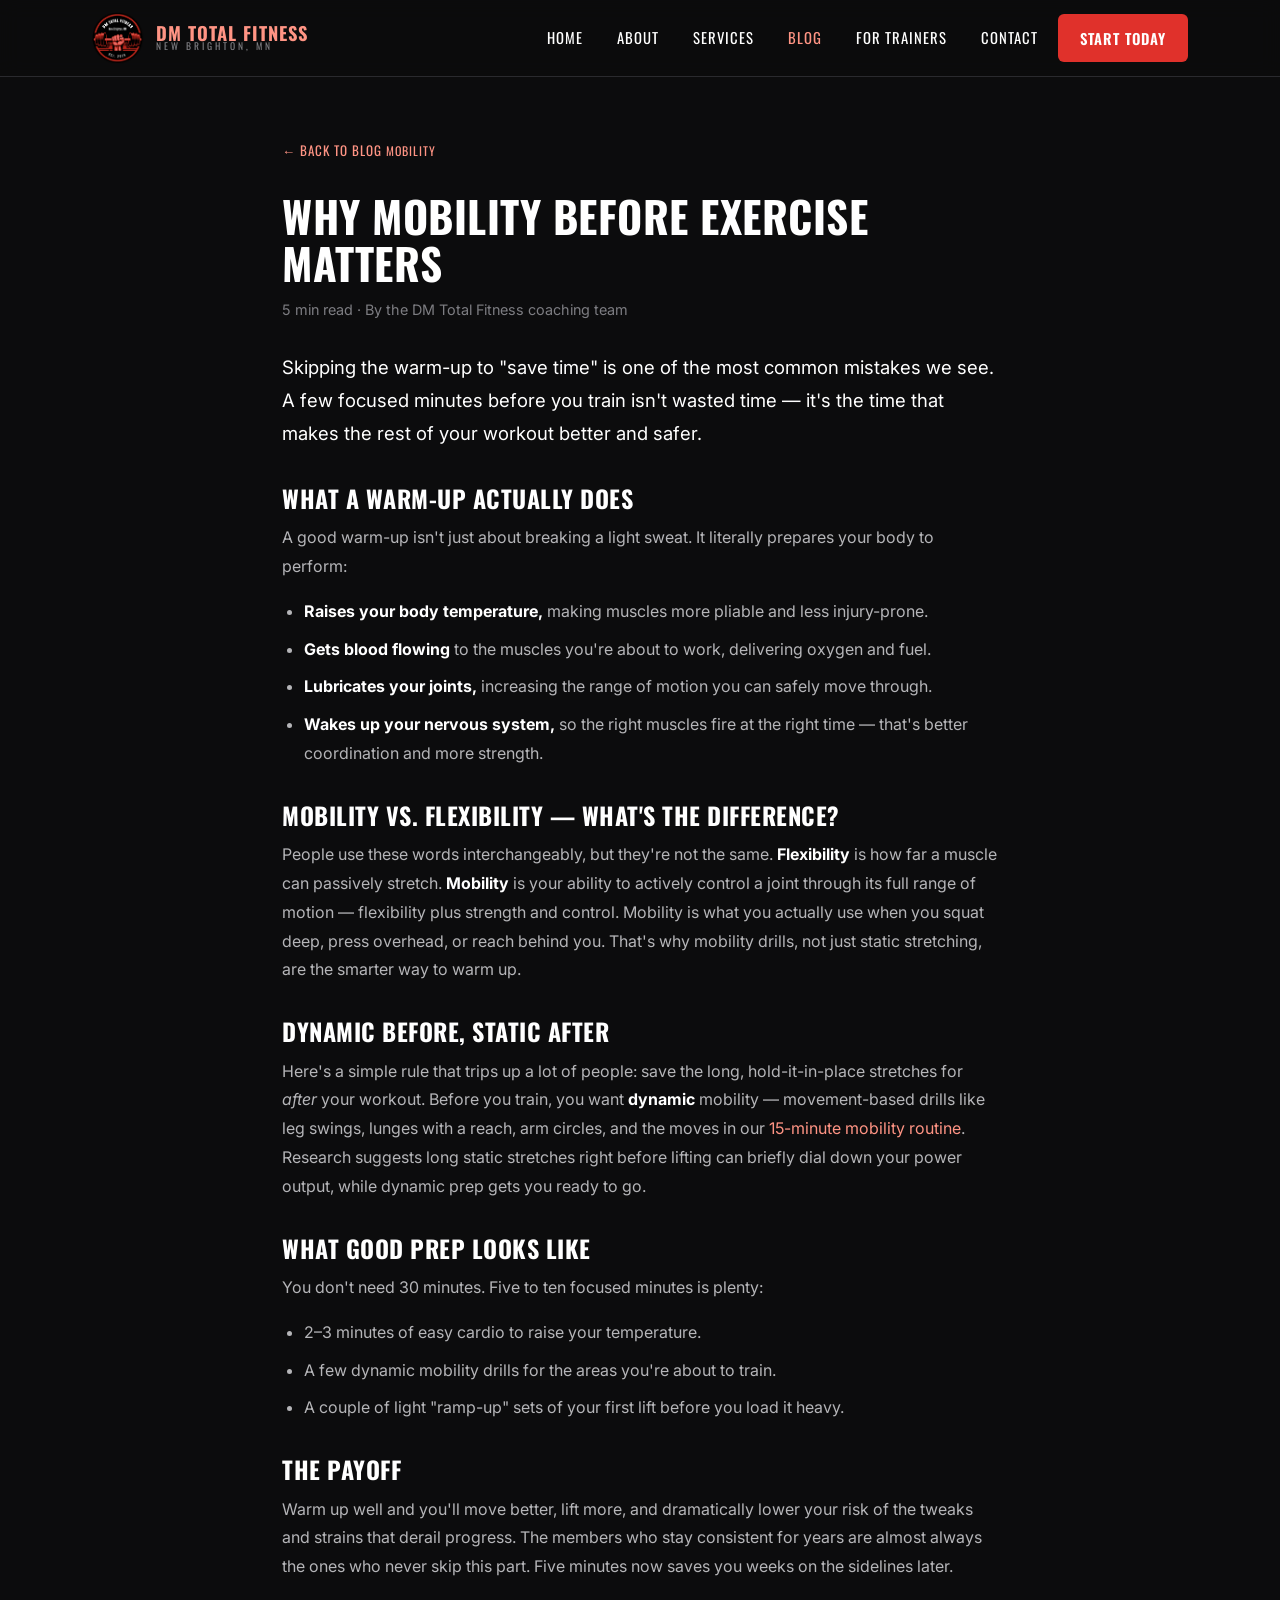
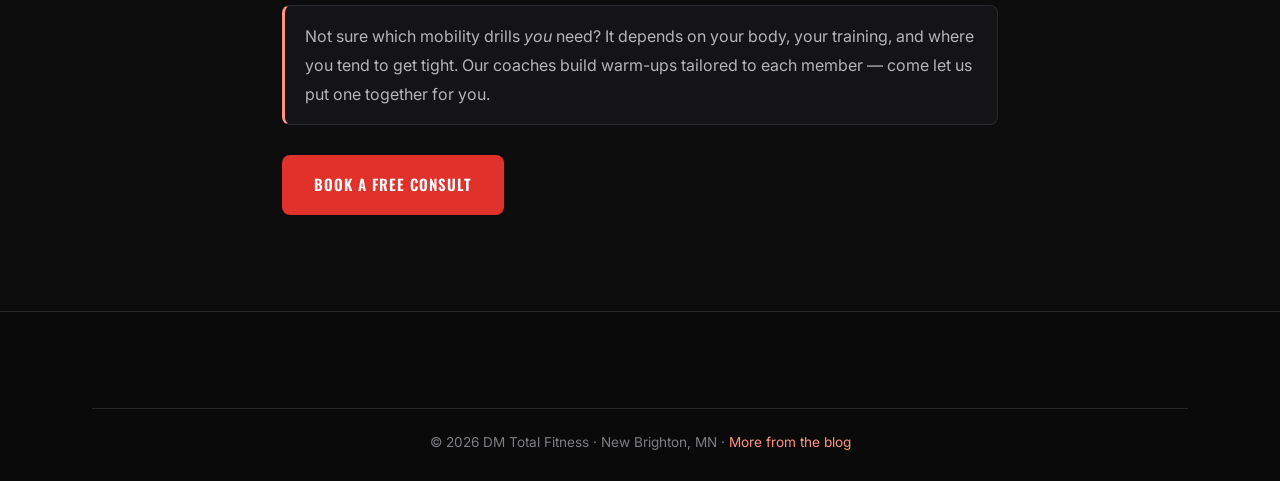
<file: blog/why-mobility-before-exercise.html>
<!DOCTYPE html>
<html lang="en">
<head>
  <meta charset="UTF-8" />
  <meta name="viewport" content="width=device-width, initial-scale=1.0" />
  <title>Why Mobility Before Exercise Matters | DM Total Fitness</title>
  <meta name="description" content="A proper warm-up does more than 'loosen you up' — it primes your body to move well, lift more, and avoid injury. Here's why mobility before training matters." />
  <link rel="icon" type="image/png" href="../assets/img/logo.png" />
  <link rel="preconnect" href="https://fonts.googleapis.com" />
  <link rel="preconnect" href="https://fonts.gstatic.com" crossorigin />
  <link href="https://fonts.googleapis.com/css2?family=Inter:wght@400;500;600;700&family=Oswald:wght@400;500;600;700&display=swap" rel="stylesheet" />
  <link rel="stylesheet" href="../assets/css/style.css" />
</head>
<body>

  <header class="site-header">
    <div class="container nav">
      <a class="brand" href="../index.html">
        <img src="../assets/img/logo.png" alt="DM Total Fitness logo" />
        <span class="brand-name">DM Total Fitness<small>NEW BRIGHTON, MN</small></span>
      </a>
      <button class="nav-toggle" aria-label="Menu"><span></span><span></span><span></span></button>
      <ul class="nav-links">
        <li><a href="../index.html">Home</a></li>
        <li><a href="../about.html">About</a></li>
        <li><a href="../services.html">Services</a></li>
        <li><a href="index.html" class="active">Blog</a></li>
        <li><a href="../trainers.html">For Trainers</a></li>
        <li><a href="../contact.html">Contact</a></li>
        <li><a href="../contact.html" class="btn btn-primary">Start Today</a></li>
      </ul>
    </div>
  </header>

  <main>
    <article class="article">
      <a class="back-link" href="index.html">← Back to Blog</a>
      <span class="post-tag">Mobility</span>
      <h1>Why Mobility Before Exercise Matters</h1>
      <p class="meta">5 min read · By the DM Total Fitness coaching team</p>

      <p class="lead">Skipping the warm-up to "save time" is one of the most common mistakes we see. A few focused minutes before you train isn't wasted time — it's the time that makes the rest of your workout better and safer.</p>

      <h2>What a warm-up actually does</h2>
      <p>A good warm-up isn't just about breaking a light sweat. It literally prepares your body to perform:</p>
      <ul>
        <li><strong>Raises your body temperature,</strong> making muscles more pliable and less injury-prone.</li>
        <li><strong>Gets blood flowing</strong> to the muscles you're about to work, delivering oxygen and fuel.</li>
        <li><strong>Lubricates your joints,</strong> increasing the range of motion you can safely move through.</li>
        <li><strong>Wakes up your nervous system,</strong> so the right muscles fire at the right time — that's better coordination and more strength.</li>
      </ul>

      <h2>Mobility vs. flexibility — what's the difference?</h2>
      <p>People use these words interchangeably, but they're not the same. <strong>Flexibility</strong> is how far a muscle can passively stretch. <strong>Mobility</strong> is your ability to actively control a joint through its full range of motion — flexibility plus strength and control. Mobility is what you actually use when you squat deep, press overhead, or reach behind you. That's why mobility drills, not just static stretching, are the smarter way to warm up.</p>

      <h2>Dynamic before, static after</h2>
      <p>Here's a simple rule that trips up a lot of people: save the long, hold-it-in-place stretches for <em>after</em> your workout. Before you train, you want <strong>dynamic</strong> mobility — movement-based drills like leg swings, lunges with a reach, arm circles, and the moves in our <a href="15-minute-mobility-routine.html">15-minute mobility routine</a>. Research suggests long static stretches right before lifting can briefly dial down your power output, while dynamic prep gets you ready to go.</p>

      <h2>What good prep looks like</h2>
      <p>You don't need 30 minutes. Five to ten focused minutes is plenty:</p>
      <ul>
        <li>2–3 minutes of easy cardio to raise your temperature.</li>
        <li>A few dynamic mobility drills for the areas you're about to train.</li>
        <li>A couple of light "ramp-up" sets of your first lift before you load it heavy.</li>
      </ul>

      <h2>The payoff</h2>
      <p>Warm up well and you'll move better, lift more, and dramatically lower your risk of the tweaks and strains that derail progress. The members who stay consistent for years are almost always the ones who never skip this part. Five minutes now saves you weeks on the sidelines later.</p>

      <p class="note">Not sure which mobility drills <em>you</em> need? It depends on your body, your training, and where you tend to get tight. Our coaches build warm-ups tailored to each member — come let us put one together for you.</p>

      <p style="margin-top:30px;"><a class="btn btn-primary" href="../contact.html">Book a Free Consult</a></p>
    </article>
  </main>

  <footer class="site-footer">
    <div class="container">
      <div class="footer-bottom">
        © 2026 DM Total Fitness · New Brighton, MN · <a href="index.html">More from the blog</a>
      </div>
    </div>
  </footer>

  <script src="../assets/js/main.js"></script>
</body>
</html>
</file>
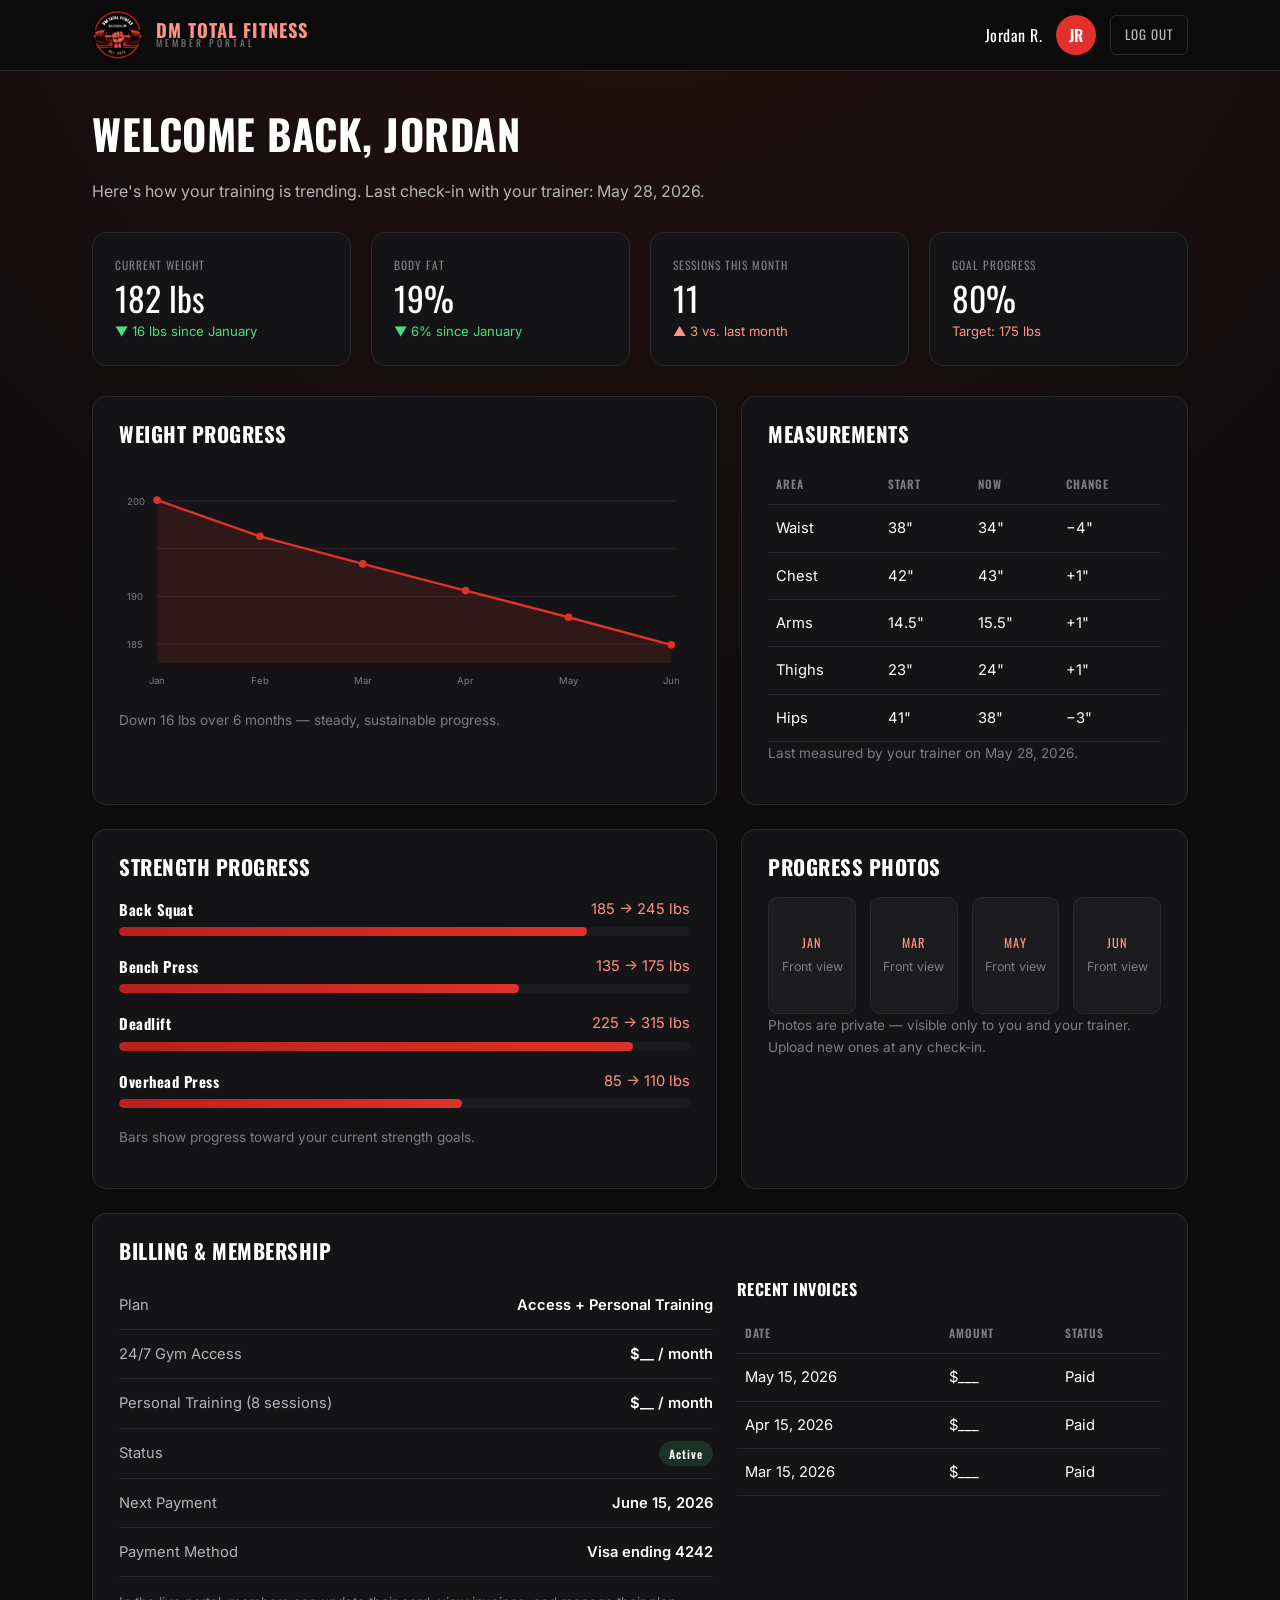
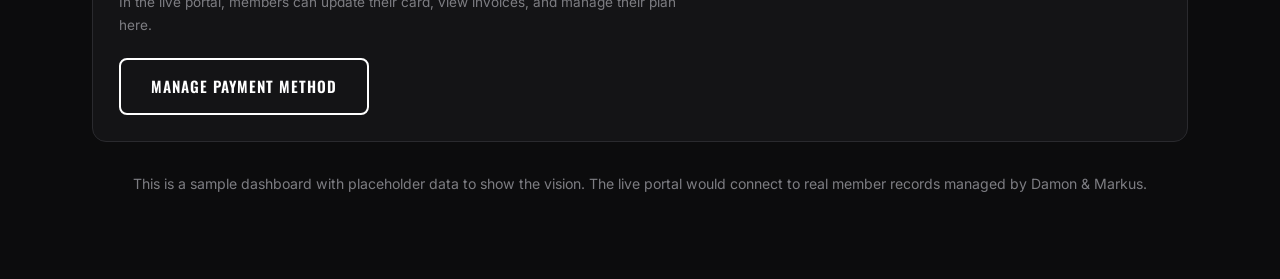
<file: portal/dashboard.html>
<!DOCTYPE html>
<html lang="en">
<head>
  <meta charset="UTF-8" />
  <meta name="viewport" content="width=device-width, initial-scale=1.0" />
  <title>My Dashboard | DM Total Fitness</title>
  <meta name="description" content="DM Total Fitness member dashboard — track your progress." />
  <link rel="icon" type="image/png" href="../assets/img/logo.png" />
  <link rel="preconnect" href="https://fonts.googleapis.com" />
  <link rel="preconnect" href="https://fonts.gstatic.com" crossorigin />
  <link href="https://fonts.googleapis.com/css2?family=Inter:wght@400;500;600;700&family=Oswald:wght@400;500;600;700&display=swap" rel="stylesheet" />
  <link rel="stylesheet" href="../assets/css/style.css" />
</head>
<body class="portal-body">

  <!-- HEADER -->
  <header class="portal-header">
    <div class="container nav">
      <a class="brand" href="../index.html">
        <img src="../assets/img/logo.png" alt="DM Total Fitness logo" />
        <span class="brand-name">DM Total Fitness<small>MEMBER PORTAL</small></span>
      </a>
      <div class="portal-user">
        <span class="name">Jordan R.</span>
        <span class="avatar">JR</span>
        <a class="logout" href="index.html">Log Out</a>
      </div>
    </div>
  </header>

  <main class="portal-main">
    <div class="container">

      <div class="welcome">
        <h1>Welcome back, Jordan</h1>
        <p>Here's how your training is trending. Last check-in with your trainer: May 28, 2026.</p>
      </div>

      <!-- KEY METRICS -->
      <div class="metric-grid">
        <div class="metric">
          <div class="label">Current Weight</div>
          <div class="val">182 lbs</div>
          <div class="delta down">▼ 16 lbs since January</div>
        </div>
        <div class="metric">
          <div class="label">Body Fat</div>
          <div class="val">19%</div>
          <div class="delta down">▼ 6% since January</div>
        </div>
        <div class="metric">
          <div class="label">Sessions This Month</div>
          <div class="val">11</div>
          <div class="delta up">▲ 3 vs. last month</div>
        </div>
        <div class="metric">
          <div class="label">Goal Progress</div>
          <div class="val">80%</div>
          <div class="delta up">Target: 175 lbs</div>
        </div>
      </div>

      <!-- WEIGHT CHART + MEASUREMENTS -->
      <div class="panel-grid">
        <div class="panel">
          <h2>Weight Progress</h2>
          <svg class="chart" viewBox="0 0 600 250" preserveAspectRatio="xMidYMid meet" role="img" aria-label="Weight progress chart from 198 to 182 pounds">
            <!-- gridlines -->
            <line class="grid-line" x1="40" y1="40"  x2="585" y2="40"/>
            <line class="grid-line" x1="40" y1="90"  x2="585" y2="90"/>
            <line class="grid-line" x1="40" y1="140" x2="585" y2="140"/>
            <line class="grid-line" x1="40" y1="190" x2="585" y2="190"/>
            <!-- y labels -->
            <text x="8" y="44">200</text>
            <text x="8" y="144">190</text>
            <text x="8" y="194">185</text>
            <!-- area + line -->
            <polygon class="area" points="40,39 148,77 256,106 364,134 472,162 580,191 580,210 40,210"/>
            <polyline class="line" points="40,39 148,77 256,106 364,134 472,162 580,191"/>
            <!-- dots -->
            <circle class="dot" cx="40"  cy="39"  r="4"/>
            <circle class="dot" cx="148" cy="77"  r="4"/>
            <circle class="dot" cx="256" cy="106" r="4"/>
            <circle class="dot" cx="364" cy="134" r="4"/>
            <circle class="dot" cx="472" cy="162" r="4"/>
            <circle class="dot" cx="580" cy="191" r="4"/>
            <!-- x labels -->
            <text x="40"  y="232" text-anchor="middle">Jan</text>
            <text x="148" y="232" text-anchor="middle">Feb</text>
            <text x="256" y="232" text-anchor="middle">Mar</text>
            <text x="364" y="232" text-anchor="middle">Apr</text>
            <text x="472" y="232" text-anchor="middle">May</text>
            <text x="580" y="232" text-anchor="middle">Jun</text>
          </svg>
          <p class="hint">Down 16 lbs over 6 months — steady, sustainable progress.</p>
        </div>

        <div class="panel">
          <h2>Measurements</h2>
          <table class="data">
            <thead>
              <tr><th>Area</th><th>Start</th><th>Now</th><th>Change</th></tr>
            </thead>
            <tbody>
              <tr><td>Waist</td><td>38"</td><td>34"</td><td class="pos">−4"</td></tr>
              <tr><td>Chest</td><td>42"</td><td>43"</td><td class="pos">+1"</td></tr>
              <tr><td>Arms</td><td>14.5"</td><td>15.5"</td><td class="pos">+1"</td></tr>
              <tr><td>Thighs</td><td>23"</td><td>24"</td><td class="pos">+1"</td></tr>
              <tr><td>Hips</td><td>41"</td><td>38"</td><td class="pos">−3"</td></tr>
            </tbody>
          </table>
          <p class="hint">Last measured by your trainer on May 28, 2026.</p>
        </div>
      </div>

      <!-- STRENGTH + PROGRESS PHOTOS -->
      <div class="panel-grid">
        <div class="panel">
          <h2>Strength Progress</h2>
          <div class="lift">
            <div class="row"><strong>Back Squat</strong><span>185 → 245 lbs</span></div>
            <div class="bar"><i style="width:82%"></i></div>
          </div>
          <div class="lift">
            <div class="row"><strong>Bench Press</strong><span>135 → 175 lbs</span></div>
            <div class="bar"><i style="width:70%"></i></div>
          </div>
          <div class="lift">
            <div class="row"><strong>Deadlift</strong><span>225 → 315 lbs</span></div>
            <div class="bar"><i style="width:90%"></i></div>
          </div>
          <div class="lift">
            <div class="row"><strong>Overhead Press</strong><span>85 → 110 lbs</span></div>
            <div class="bar"><i style="width:60%"></i></div>
          </div>
          <p class="hint">Bars show progress toward your current strength goals.</p>
        </div>

        <div class="panel">
          <h2>Progress Photos</h2>
          <div class="photo-grid">
            <div class="photo"><span class="tag">JAN</span>Front view</div>
            <div class="photo"><span class="tag">MAR</span>Front view</div>
            <div class="photo"><span class="tag">MAY</span>Front view</div>
            <div class="photo"><span class="tag">JUN</span>Front view</div>
          </div>
          <p class="hint">Photos are private — visible only to you and your trainer. Upload new ones at any check-in.</p>
        </div>
      </div>

      <!-- BILLING -->
      <div class="panel">
        <h2>Billing &amp; Membership</h2>
        <div class="panel-grid" style="margin:0;">
          <div>
            <div class="billing-row"><span>Plan</span><span>Access + Personal Training</span></div>
            <div class="billing-row"><span>24/7 Gym Access</span><span>$__ / month</span></div>
            <div class="billing-row"><span>Personal Training (8 sessions)</span><span>$__ / month</span></div>
            <div class="billing-row"><span>Status</span><span><span class="badge-pill">Active</span></span></div>
            <div class="billing-row"><span>Next Payment</span><span>June 15, 2026</span></div>
            <div class="billing-row"><span>Payment Method</span><span>Visa ending 4242</span></div>
            <p class="hint" style="margin-top:14px;">In the live portal, members can update their card, view invoices, and manage their plan here.</p>
            <a href="#" class="btn btn-ghost" style="margin-top:8px;">Manage Payment Method</a>
          </div>
          <div>
            <h3 style="font-size:1rem;color:#fff;margin-bottom:14px;">Recent Invoices</h3>
            <table class="data">
              <thead><tr><th>Date</th><th>Amount</th><th>Status</th></tr></thead>
              <tbody>
                <tr><td>May 15, 2026</td><td>$___</td><td class="pos">Paid</td></tr>
                <tr><td>Apr 15, 2026</td><td>$___</td><td class="pos">Paid</td></tr>
                <tr><td>Mar 15, 2026</td><td>$___</td><td class="pos">Paid</td></tr>
              </tbody>
            </table>
          </div>
        </div>
      </div>

      <p class="center" style="margin-top:30px;color:var(--gray-dim);font-size:.88rem;">
        This is a sample dashboard with placeholder data to show the vision. The live portal would connect to real member records managed by Damon &amp; Markus.
      </p>

    </div>
  </main>

</body>
</html>
</file>
<file: assets/css/style.css>
/* ===========================================================
   DM TOTAL FITNESS — shared stylesheet
   Brand red stays for buttons/badges/borders.
   Softer coral "accent" used for text, links, eyebrows, icons.
   =========================================================== */

:root {
  --black: #0c0c0d;
  --panel: #141416;
  --panel-2: #1c1c1f;
  --red: #e0312b;          /* brand red — fills, buttons, badges */
  --red-dark: #b9211c;
  --accent: #ff9484;       /* softer coral — text, links, icons */
  --accent-dim: #ffb7ab;
  --white: #ffffff;
  --gray: #b5b5b8;
  --gray-dim: #7d7d82;
  --line: #2a2a2e;
  --maxw: 1140px;
  --radius: 14px;
  --shadow: 0 18px 40px rgba(0,0,0,.45);
  --head: "Oswald", "Arial Narrow", Impact, sans-serif;
  --body: "Inter", -apple-system, BlinkMacSystemFont, "Segoe UI", Roboto, Arial, sans-serif;
}

* { box-sizing: border-box; }
html { scroll-behavior: smooth; }

body {
  margin: 0;
  font-family: var(--body);
  color: var(--white);
  background: var(--black);
  line-height: 1.65;
  -webkit-font-smoothing: antialiased;
}

h1, h2, h3, h4 {
  font-family: var(--head);
  font-weight: 700;
  letter-spacing: .5px;
  line-height: 1.1;
  margin: 0 0 .5em;
  text-transform: uppercase;
}

p { margin: 0 0 1em; color: var(--gray); }
a { color: var(--accent); text-decoration: none; }
a:hover { color: var(--white); }
img { max-width: 100%; display: block; }

.container { width: 100%; max-width: var(--maxw); margin: 0 auto; padding: 0 22px; }
.accent, .red { color: var(--accent); }
.center { text-align: center; }
.eyebrow {
  font-family: var(--head);
  text-transform: uppercase;
  letter-spacing: 3px;
  color: var(--accent);
  font-size: .8rem;
  font-weight: 600;
  margin-bottom: 10px;
}

/* ---------- Line icons ---------- */
svg.ic-svg { width: 28px; height: 28px; display: block; }

/* ---------- Buttons ---------- */
.btn {
  display: inline-block;
  font-family: var(--head);
  text-transform: uppercase;
  letter-spacing: 1px;
  font-weight: 600;
  font-size: .95rem;
  padding: 14px 30px;
  border-radius: 8px;
  border: 2px solid transparent;
  cursor: pointer;
  transition: all .2s ease;
}
.btn-primary { background: var(--red); color: #fff; }
.btn-primary:hover { background: var(--red-dark); color: #fff; transform: translateY(-2px); }
.btn-ghost { border-color: #fff; color: #fff; background: transparent; }
.btn-ghost:hover { background: #fff; color: var(--black); }
.btn-block { display: block; width: 100%; text-align: center; }

/* ---------- Header / Nav ---------- */
.site-header {
  position: sticky; top: 0; z-index: 100;
  background: rgba(12,12,13,.92);
  backdrop-filter: blur(10px);
  border-bottom: 1px solid var(--line);
}
.nav { display: flex; align-items: center; justify-content: space-between; height: 76px; }
.brand { display: flex; align-items: center; gap: 12px; }
.brand img { height: 52px; width: 52px; }
.brand-name { font-family: var(--head); font-weight: 700; font-size: 1.15rem; text-transform: uppercase; letter-spacing: 1px; line-height: 1; }
.brand-name small { display: block; font-size: .6rem; letter-spacing: 3px; color: var(--gray-dim); font-weight: 400; }
.nav-links { display: flex; gap: 6px; align-items: center; list-style: none; margin: 0; padding: 0; }
.nav-links a {
  color: var(--white); font-family: var(--head); text-transform: uppercase;
  font-size: .92rem; letter-spacing: 1px; padding: 10px 14px; border-radius: 6px;
}
.nav-links a:hover, .nav-links a.active { color: var(--accent); }
.nav-links .btn { color: #fff; padding: 10px 20px; }
.nav-links .btn:hover { color: #fff; }
.nav-toggle { display: none; background: none; border: 0; cursor: pointer; flex-direction: column; gap: 5px; }
.nav-toggle span { width: 26px; height: 3px; background: #fff; border-radius: 2px; }

/* ---------- Hero ---------- */
.hero {
  position: relative; text-align: center; padding: 96px 0 84px;
  background:
    radial-gradient(circle at 50% 0%, rgba(224,49,43,.16), transparent 55%),
    linear-gradient(180deg, #0c0c0d 0%, #161617 100%);
  border-bottom: 1px solid var(--line);
}
.hero .logo-badge { width: 168px; height: 168px; margin: 0 auto 24px; filter: drop-shadow(0 12px 30px rgba(0,0,0,.6)); }
.hero h1 { font-size: clamp(2.6rem, 6vw, 4.4rem); }
.hero .tagline { font-size: 1.25rem; color: var(--white); max-width: 640px; margin: 0 auto 14px; }
.hero .sub { color: var(--gray); max-width: 620px; margin: 0 auto 30px; }
.hero-cta { display: flex; gap: 14px; justify-content: center; flex-wrap: wrap; }

.page-hero {
  text-align: center; padding: 70px 0 56px;
  background:
    radial-gradient(circle at 50% 0%, rgba(224,49,43,.14), transparent 60%),
    linear-gradient(180deg,#0c0c0d,#161617);
  border-bottom: 1px solid var(--line);
}
.page-hero h1 { font-size: clamp(2.2rem, 5vw, 3.4rem); }
.page-hero p { max-width: 640px; margin: 0 auto; }

/* ---------- Sections ---------- */
section { padding: 76px 0; }
.section-head { text-align: center; max-width: 680px; margin: 0 auto 48px; }
.section-head h2 { font-size: clamp(2rem, 4vw, 2.8rem); }

/* ---------- Grids / cards ---------- */
.grid { display: grid; gap: 24px; }
.grid-3 { grid-template-columns: repeat(3, 1fr); }
.grid-2 { grid-template-columns: repeat(2, 1fr); }

.card {
  background: var(--panel); border: 1px solid var(--line); border-radius: var(--radius);
  padding: 32px 28px; transition: transform .2s ease, border-color .2s ease;
}
.card:hover { transform: translateY(-4px); border-color: var(--red); }
.card .icon {
  width: 54px; height: 54px; border-radius: 12px;
  background: rgba(255,148,132,.12); color: var(--accent);
  display: flex; align-items: center; justify-content: center;
  margin-bottom: 18px; font-family: var(--head); font-size: 1.5rem;
}
.card h3 { font-size: 1.4rem; }

.alt { background: var(--panel); border-top: 1px solid var(--line); border-bottom: 1px solid var(--line); }

/* ---------- Pricing ---------- */
.price-grid { display: grid; grid-template-columns: repeat(3,1fr); gap: 24px; align-items: stretch; }
.price-card { background: var(--panel); border: 1px solid var(--line); border-radius: var(--radius); padding: 36px 30px; display: flex; flex-direction: column; }
.price-card.featured { border-color: var(--red); position: relative; box-shadow: var(--shadow); }
.price-card.featured .badge {
  position: absolute; top: -13px; left: 50%; transform: translateX(-50%);
  background: var(--red); color: #fff; font-family: var(--head); text-transform: uppercase;
  letter-spacing: 1px; font-size: .72rem; padding: 5px 16px; border-radius: 20px;
}
.price-card h3 { font-size: 1.5rem; }
.price { font-family: var(--head); font-size: 2.8rem; color: #fff; margin: 8px 0 4px; }
.price small { font-size: .95rem; color: var(--gray-dim); font-family: var(--body); }
.price-note { color: var(--gray-dim); font-size: .9rem; }
.price-card ul { list-style: none; padding: 0; margin: 22px 0 28px; flex: 1; }
.price-card li { padding: 8px 0; border-bottom: 1px solid var(--line); color: var(--gray); font-size: .95rem; }
.price-card li::before { content: "✓"; color: var(--accent); font-weight: 700; margin-right: 10px; }

/* ---------- Stats ---------- */
.stats { display: grid; grid-template-columns: repeat(4,1fr); gap: 24px; text-align: center; }
.stat .num { font-family: var(--head); font-size: 2.8rem; color: var(--accent); line-height: 1; }
.stat .label { color: var(--gray); text-transform: uppercase; letter-spacing: 1px; font-size: .82rem; }

/* ---------- Reviews ---------- */
.review { background: var(--panel); border: 1px solid var(--line); border-radius: var(--radius); padding: 28px; }
.stars { color: #f5b301; letter-spacing: 2px; margin-bottom: 10px; }
.review p { color: var(--white); font-style: italic; }
.review .who { color: var(--gray-dim); font-style: normal; font-weight: 600; margin: 0; }

/* ---------- Split ---------- */
.split { display: grid; grid-template-columns: 1fr 1fr; gap: 50px; align-items: center; }
.media-box {
  background: var(--panel-2); border: 1px solid var(--line); border-radius: var(--radius);
  aspect-ratio: 4/3; display: flex; align-items: center; justify-content: center;
  color: var(--gray-dim); text-align: center; padding: 20px; overflow: hidden;
}
.media-box .ph-label { font-family: var(--head); letter-spacing: 1px; text-transform: uppercase; font-size: .85rem; }

/* ---------- Team ---------- */
.team-card { background: var(--panel); border: 1px solid var(--line); border-radius: var(--radius); overflow: hidden; }
.team-photo { aspect-ratio: 1/1; background: var(--panel-2); display: flex; align-items: center; justify-content: center; color: var(--gray-dim); }
.team-body { padding: 26px; }
.team-body h3 { font-size: 1.5rem; margin-bottom: 2px; }
.team-role { color: var(--accent); font-family: var(--head); letter-spacing: 1px; text-transform: uppercase; font-size: .85rem; margin-bottom: 14px; }

/* ---------- Blog ---------- */
.post-grid { display: grid; grid-template-columns: repeat(3,1fr); gap: 26px; }
.post-card { background: var(--panel); border: 1px solid var(--line); border-radius: var(--radius); overflow: hidden; transition: transform .2s, border-color .2s; }
.post-card:hover { transform: translateY(-4px); border-color: var(--red); }
.post-thumb { aspect-ratio: 16/9; background: var(--panel-2); display: flex; align-items: center; justify-content: center; color: var(--gray-dim); font-family: var(--head); letter-spacing: 1px; }
.post-body { padding: 24px; }
.post-tag { color: var(--accent); font-family: var(--head); text-transform: uppercase; letter-spacing: 1px; font-size: .75rem; }
.post-body h3 { font-size: 1.25rem; margin: 8px 0 10px; }
.post-meta { color: var(--gray-dim); font-size: .82rem; }

/* ---------- Contact ---------- */
.contact-grid { display: grid; grid-template-columns: 1.1fr .9fr; gap: 44px; }
.form-field { margin-bottom: 18px; }
.form-field label { display: block; font-family: var(--head); text-transform: uppercase; letter-spacing: 1px; font-size: .82rem; margin-bottom: 7px; color: var(--white); }
.form-field input, .form-field select, .form-field textarea {
  width: 100%; background: var(--panel); border: 1px solid var(--line); border-radius: 8px;
  padding: 13px 14px; color: #fff; font-family: var(--body); font-size: .98rem;
}
.form-field input:focus, .form-field select:focus, .form-field textarea:focus { outline: none; border-color: var(--accent); }
.form-field textarea { min-height: 130px; resize: vertical; }
.info-row { display: flex; gap: 14px; align-items: flex-start; margin-bottom: 22px; }
.info-row .ic { color: var(--accent); flex-shrink: 0; margin-top: 2px; }
.info-row .ic svg { width: 22px; height: 22px; }
.info-row strong { color: #fff; display: block; font-family: var(--head); letter-spacing: .5px; }
.map-box { border: 1px solid var(--line); border-radius: var(--radius); overflow: hidden; margin-top: 28px; }
.map-box iframe { width: 100%; height: 300px; border: 0; display: block; filter: grayscale(.3) contrast(1.1); }

/* ---------- CTA band ---------- */
.cta-band { text-align: center; background: linear-gradient(120deg, var(--red-dark), var(--red)); padding: 64px 0; }
.cta-band h2 { color: #fff; font-size: clamp(2rem,4vw,2.8rem); }
.cta-band p { color: rgba(255,255,255,.9); max-width: 560px; margin: 0 auto 26px; }
.cta-band .btn-primary { background: #0c0c0d; }
.cta-band .btn-primary:hover { background: #000; }

/* ---------- Footer ---------- */
.site-footer { background: #0a0a0b; border-top: 1px solid var(--line); padding: 56px 0 28px; }
.footer-grid { display: grid; grid-template-columns: 1.4fr 1fr 1fr 1fr; gap: 32px; }
.footer-grid h4 { font-size: 1rem; color: #fff; }
.footer-grid a { display: block; color: var(--gray); padding: 4px 0; }
.footer-grid a:hover { color: var(--accent); }
.footer-brand { display: flex; align-items: center; gap: 12px; margin-bottom: 14px; }
.footer-brand img { height: 48px; width: 48px; }
.social { display: flex; gap: 12px; margin-top: 8px; }
.social a { width: 40px; height: 40px; border: 1px solid var(--line); border-radius: 8px; display: flex; align-items: center; justify-content: center; color: var(--gray); font-family: var(--head); font-size: .85rem; }
.social a:hover { border-color: var(--accent); color: var(--accent); }
.footer-bottom { border-top: 1px solid var(--line); margin-top: 40px; padding-top: 22px; text-align: center; color: var(--gray-dim); font-size: .85rem; }

/* ===========================================================
   CLIENT PORTAL
   =========================================================== */
.portal-body { background: radial-gradient(circle at 50% -10%, rgba(224,49,43,.12), transparent 50%), #0c0c0d; min-height: 100vh; }

/* Login */
.login-wrap { min-height: 100vh; display: flex; align-items: center; justify-content: center; padding: 40px 20px; }
.login-card { width: 100%; max-width: 420px; background: var(--panel); border: 1px solid var(--line); border-radius: 18px; padding: 40px 36px; box-shadow: var(--shadow); }
.login-card .logo { width: 92px; height: 92px; margin: 0 auto 14px; display: block; }
.login-card h1 { text-align: center; font-size: 1.7rem; margin-bottom: 4px; }
.login-card .sub { text-align: center; color: var(--gray-dim); margin-bottom: 26px; font-size: .92rem; }
.login-card .demo-note { text-align: center; margin-top: 18px; font-size: .82rem; color: var(--gray-dim); }
.login-card .back { text-align: center; margin-top: 14px; font-size: .85rem; }

/* Portal shell */
.portal-header { background: rgba(12,12,13,.95); border-bottom: 1px solid var(--line); position: sticky; top: 0; z-index: 50; }
.portal-header .nav { height: 70px; }
.portal-user { display: flex; align-items: center; gap: 14px; }
.portal-user .name { font-family: var(--head); letter-spacing: .5px; }
.avatar { width: 40px; height: 40px; border-radius: 50%; background: var(--red); color: #fff; display: flex; align-items: center; justify-content: center; font-family: var(--head); font-weight: 600; }
.logout { font-family: var(--head); text-transform: uppercase; letter-spacing: 1px; font-size: .82rem; color: var(--gray); border: 1px solid var(--line); padding: 8px 14px; border-radius: 6px; }
.logout:hover { border-color: var(--accent); color: var(--accent); }

.portal-main { padding: 40px 0 70px; }
.welcome { margin-bottom: 28px; }
.welcome h1 { font-size: clamp(1.8rem,4vw,2.6rem); }
.welcome p { color: var(--gray); }

.metric-grid { display: grid; grid-template-columns: repeat(4,1fr); gap: 20px; margin-bottom: 30px; }
.metric { background: var(--panel); border: 1px solid var(--line); border-radius: var(--radius); padding: 22px; }
.metric .label { color: var(--gray-dim); text-transform: uppercase; letter-spacing: 1px; font-size: .72rem; font-family: var(--head); }
.metric .val { font-family: var(--head); font-size: 2.1rem; color: #fff; line-height: 1.1; margin-top: 6px; }
.metric .delta { font-size: .82rem; margin-top: 4px; }
.delta.down { color: #4ade80; }
.delta.up { color: var(--accent); }

.panel-grid { display: grid; grid-template-columns: 1.4fr 1fr; gap: 24px; margin-bottom: 24px; }
.panel { background: var(--panel); border: 1px solid var(--line); border-radius: var(--radius); padding: 26px; }
.panel h2 { font-size: 1.3rem; margin-bottom: 18px; }
.panel .hint { color: var(--gray-dim); font-size: .85rem; }

table.data { width: 100%; border-collapse: collapse; }
table.data th, table.data td { text-align: left; padding: 11px 8px; border-bottom: 1px solid var(--line); font-size: .92rem; }
table.data th { color: var(--gray-dim); text-transform: uppercase; letter-spacing: 1px; font-size: .72rem; font-family: var(--head); font-weight: 600; }
table.data td { color: var(--white); }
table.data td .pos { color: #4ade80; }

.lift { margin-bottom: 18px; }
.lift .row { display: flex; justify-content: space-between; margin-bottom: 6px; font-size: .92rem; }
.lift .row strong { color: #fff; font-family: var(--head); letter-spacing: .5px; }
.lift .row span { color: var(--accent); }
.bar { height: 9px; background: var(--panel-2); border-radius: 6px; overflow: hidden; }
.bar > i { display: block; height: 100%; background: linear-gradient(90deg, var(--red-dark), var(--red)); border-radius: 6px; }

.photo-grid { display: grid; grid-template-columns: repeat(4,1fr); gap: 14px; }
.photo { aspect-ratio: 3/4; background: var(--panel-2); border: 1px solid var(--line); border-radius: 10px; display: flex; flex-direction: column; align-items: center; justify-content: center; color: var(--gray-dim); font-size: .78rem; text-align: center; padding: 8px; }
.photo .tag { font-family: var(--head); letter-spacing: 1px; color: var(--accent); margin-bottom: 4px; }

.billing-row { display: flex; justify-content: space-between; padding: 12px 0; border-bottom: 1px solid var(--line); font-size: .92rem; }
.billing-row span:first-child { color: var(--gray); }
.billing-row span:last-child { color: #fff; font-weight: 600; }
.badge-pill { display: inline-block; background: rgba(74,222,128,.15); color: #4ade80; font-size: .72rem; padding: 3px 10px; border-radius: 20px; font-family: var(--head); letter-spacing: 1px; }

/* SVG chart */
.chart { width: 100%; height: auto; }
.chart .grid-line { stroke: var(--line); stroke-width: 1; }
.chart .area { fill: rgba(224,49,43,.12); }
.chart .line { fill: none; stroke: var(--red); stroke-width: 2.5; }
.chart .dot { fill: var(--red); }
.chart text { fill: var(--gray-dim); font-size: 10px; font-family: var(--body); }

/* ---------- Responsive ---------- */
@media (max-width: 900px) {
  .grid-3, .price-grid, .post-grid, .stats { grid-template-columns: repeat(2,1fr); }
  .split, .contact-grid, .grid-2, .panel-grid { grid-template-columns: 1fr; }
  .metric-grid { grid-template-columns: repeat(2,1fr); }
  .footer-grid { grid-template-columns: 1fr 1fr; }
  .nav-links {
    position: absolute; top: 76px; left: 0; right: 0; flex-direction: column;
    background: var(--black); border-bottom: 1px solid var(--line); padding: 14px 22px; display: none;
  }
  .nav-links.open { display: flex; align-items: stretch; }
  .nav-links a { padding: 12px 6px; }
  .nav-toggle { display: flex; }
}
@media (max-width: 560px) {
  .grid-3, .price-grid, .post-grid, .stats, .metric-grid, .photo-grid { grid-template-columns: 1fr; }
  .photo-grid { grid-template-columns: repeat(2,1fr); }
  .footer-grid { grid-template-columns: 1fr; }
  section { padding: 56px 0; }
}

/* ===========================================================
   Branded placeholder panels (temporary, until real photos)
   =========================================================== */
.media-box {
  background-color:#15100f;
  background-image:
    radial-gradient(circle at 50% 32%, rgba(224,49,43,.20), transparent 62%),
    url("data:image/svg+xml,%3Csvg xmlns='http://www.w3.org/2000/svg' viewBox='0 0 24 24' fill='none' stroke='%23ff9484' stroke-width='1.5' stroke-linecap='round' stroke-linejoin='round'%3E%3Cpath d='M4 8v8'/%3E%3Cpath d='M7 6v12'/%3E%3Cpath d='M17 6v12'/%3E%3Cpath d='M20 8v8'/%3E%3Cpath d='M7 12h10'/%3E%3C/svg%3E");
  background-repeat:no-repeat,no-repeat;
  background-position:center, center 30%;
  background-size:cover, 60px 60px;
}
.team-photo {
  background-color:#15100f;
  background-image:
    radial-gradient(circle at 50% 32%, rgba(224,49,43,.20), transparent 62%),
    url("data:image/svg+xml,%3Csvg xmlns='http://www.w3.org/2000/svg' viewBox='0 0 24 24' fill='none' stroke='%23ff9484' stroke-width='1.5' stroke-linecap='round' stroke-linejoin='round'%3E%3Cpath d='M20 21v-2a4 4 0 0 0-4-4H8a4 4 0 0 0-4 4v2'/%3E%3Ccircle cx='12' cy='7' r='4'/%3E%3C/svg%3E");
  background-repeat:no-repeat,no-repeat;
  background-position:center, center 32%;
  background-size:cover, 56px 56px;
}
.media-box .ph-label, .team-photo .ph-label { position:relative; top:32px; color:var(--accent); opacity:.85; }
.post-thumb {
  background-color:#15100f;
  background-image:
    radial-gradient(circle at 30% 30%, rgba(224,49,43,.22), transparent 60%),
    linear-gradient(160deg,#1c1013,#0f0c0d);
  color:var(--accent);
}

/* ===========================================================
   Blog article (post) styling
   =========================================================== */
.article { max-width:760px; margin:0 auto; padding:60px 22px 80px; }
.article .back-link { display:inline-block; margin-bottom:22px; font-family:var(--head); text-transform:uppercase; letter-spacing:1px; font-size:.82rem; }
.article .post-tag { color:var(--accent); }
.article h1 { font-size:clamp(1.9rem,4vw,2.7rem); margin:8px 0 10px; }
.article .meta { color:var(--gray-dim); font-size:.9rem; margin-bottom:28px; }
.article .lead { font-size:1.16rem; color:var(--white); margin-bottom:22px; }
.article h2 { font-size:1.5rem; color:#fff; margin:34px 0 12px; }
.article h3 { font-size:1.16rem; color:#fff; margin:22px 0 8px; }
.article p, .article li { color:var(--gray); line-height:1.8; }
.article ul, .article ol { padding-left:22px; margin:0 0 1.3em; }
.article li { margin-bottom:9px; }
.article strong { color:#fff; }
.article hr { border:0; border-top:1px solid var(--line); margin:34px 0; }
.article .note { background:var(--panel); border:1px solid var(--line); border-left:3px solid var(--accent); border-radius:8px; padding:16px 20px; margin:24px 0; color:var(--gray); }
/* make blog cards fully clickable as links */
a.post-card { display:block; color:inherit; }
a.post-card:hover { color:inherit; }
/* Trainer email button (About page) — icon + label, links to email without showing the address */
.trainer-email { display:inline-flex; align-items:center; gap:9px; padding:10px 18px; border:1px solid var(--line); border-radius:8px; color:var(--accent); font-family:var(--head); text-transform:uppercase; letter-spacing:1px; font-size:.82rem; margin-top:10px; transition:border-color .2s, color .2s, background .2s; }
.trainer-email:hover { border-color:var(--accent); color:#fff; background:rgba(255,148,132,.1); }
.trainer-email svg { width:18px; height:18px; flex-shrink:0; }
/* Owners photo in the About "Our Story" section */
.story-img { width:100%; aspect-ratio:4/5; object-fit:cover; object-position:center 22%; border-radius:var(--radius); border:1px solid var(--line); display:block; }
@media (max-width:900px){ .story-img { aspect-ratio:4/3; } }
/* show the owners photo in full (no crop) */
.story-img { aspect-ratio:auto; height:auto; object-fit:initial; box-shadow:var(--shadow); }
/* About page — Our Story photo */
.story-img { width:100%; height:auto; display:block; border-radius:var(--radius); border:1px solid var(--line); box-shadow:var(--shadow); }
/* High-res photo — fill the column, capped so it never exceeds the asset's real width */
.story-img { max-width:560px; margin:0 auto; }
@media (max-width:900px){ .story-img { max-width:460px; } }

/* Team — circular trainer avatars */
.team-card { text-align:center; }
.team-avatar {
  width:160px; height:160px; border-radius:50%; object-fit:cover; object-position:center 30%;
  display:block; margin:30px auto 0; border:3px solid var(--accent);
  box-shadow:var(--shadow); background:var(--panel-2);
}
.team-card .team-body { padding:20px 28px 28px; }
.team-card .team-body p { text-align:left; }
.team-card .trainer-email { margin:0 auto; }

/* Homepage "For Trainers" teaser band */
.trainer-cta { max-width:780px; margin:0 auto; text-align:center; background:var(--panel); border:1px solid var(--red); border-radius:var(--radius); padding:48px 36px; box-shadow:var(--shadow); }
.trainer-cta h2 { font-size:clamp(1.8rem,4vw,2.5rem); }
.trainer-cta p { max-width:620px; margin:0 auto 26px; }
@media (max-width:600px){ .trainer-cta { padding:36px 22px; } }
</file>
